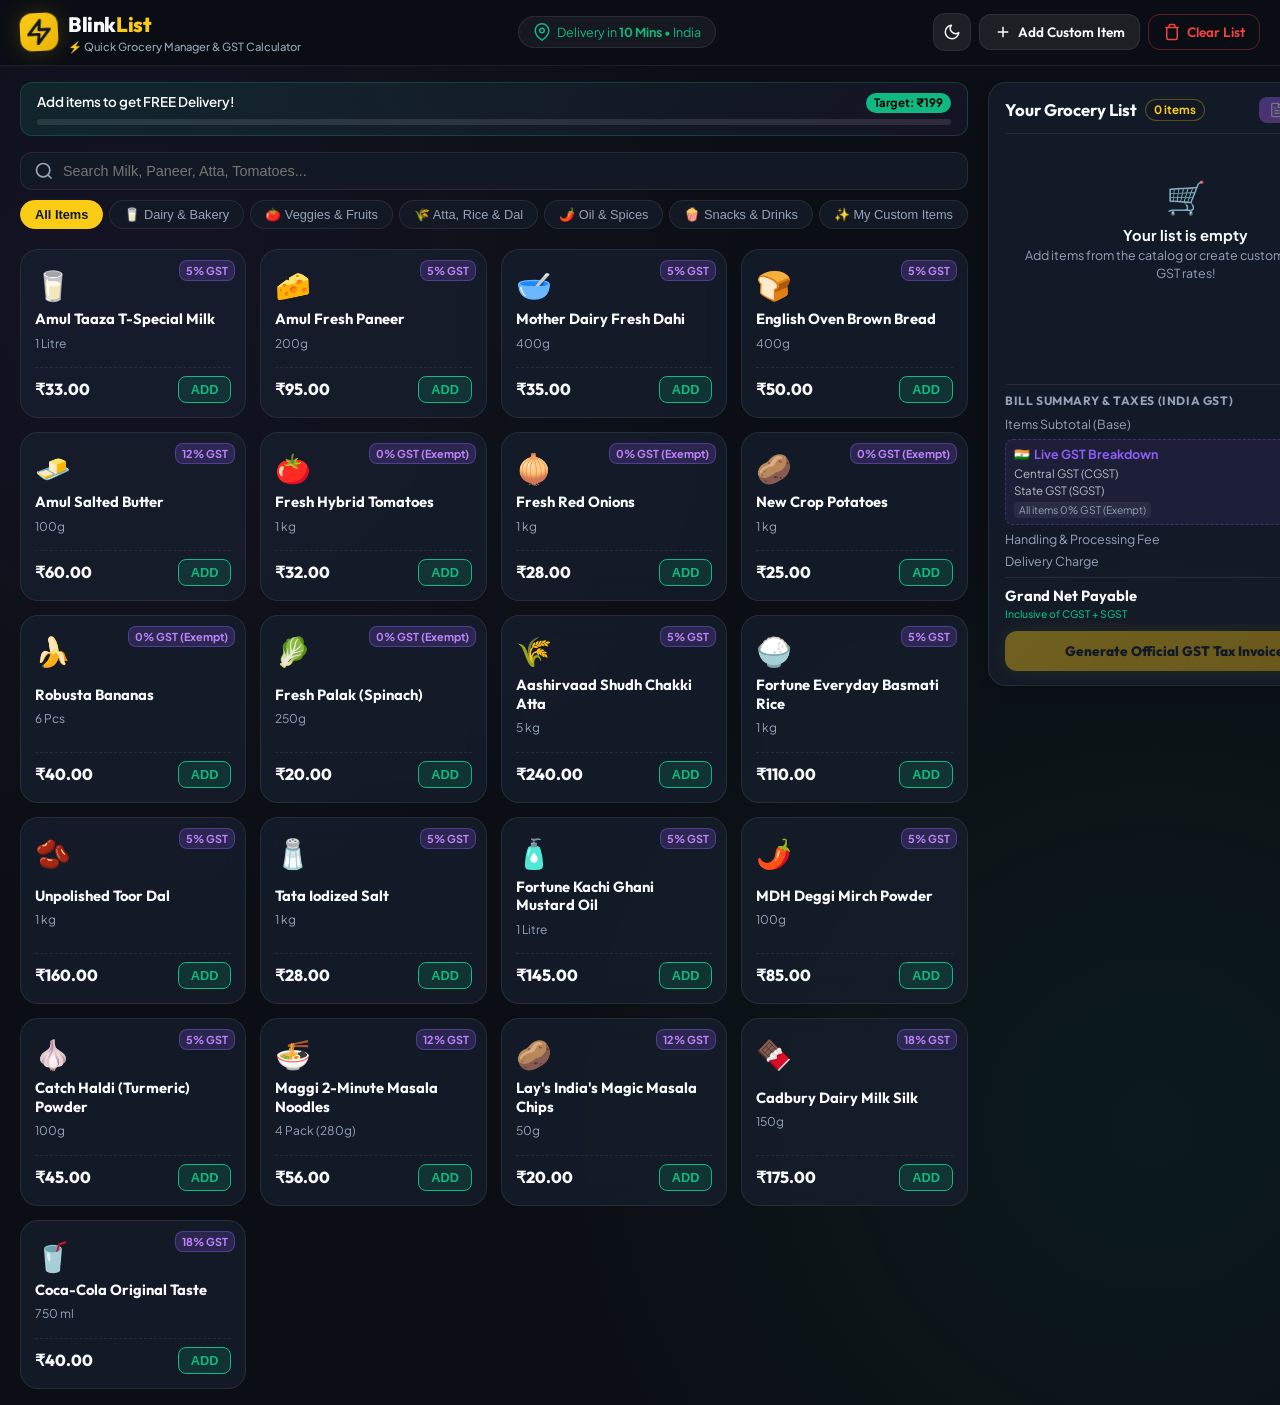
<file: index.html>
<!DOCTYPE html>
<html lang="en">
<head>
  <meta charset="UTF-8" />
  <meta name="viewport" content="width=device-width, initial-scale=1.0" />
  <title>BlinkList | 10-Min Grocery List & GST Calculator</title>
  <meta name="description" content="Quick grocery list manager with live Indian GST (CGST + SGST) tax calculator, item quantity adjustments, catalog search, and printable bill invoice." />
  
  <!-- Google Fonts -->
  <link rel="preconnect" href="https://fonts.googleapis.com">
  <link rel="preconnect" href="https://fonts.gstatic.com" crossorigin>
  <link href="https://fonts.googleapis.com/css2?family=Outfit:wght@400;500;600;700;800&family=Plus+Jakarta+Sans:wght@400;500;600;700&display=swap" rel="stylesheet">
  
  <!-- CSS -->
  <link rel="stylesheet" href="Style.css" />

  <!-- Apply saved theme before first paint to avoid a flash of the wrong theme -->
  <script>
    (function () {
      var savedTheme = localStorage.getItem('blinklist_theme');
      if (savedTheme === 'light') {
        document.documentElement.setAttribute('data-theme', 'light');
      }
    })();
  </script>
</head>
<body>

  <!-- Header Navigation -->
  <header class="app-header">
    <div class="header-container">
      <div class="brand-section">
        <div class="logo-icon">
          <svg width="28" height="28" viewBox="0 0 24 24" fill="none" stroke="currentColor" stroke-width="2.5" stroke-linecap="round" stroke-linejoin="round">
            <polygon points="13 2 3 14 12 14 11 22 21 10 12 10 13 2"></polygon>
          </svg>
        </div>
        <div>
          <h1 class="brand-title">Blink<span>List</span></h1>
          <p class="brand-tagline">⚡ Quick Grocery Manager & GST Calculator</p>
        </div>
      </div>

      <div class="location-badge">
        <svg width="18" height="18" viewBox="0 0 24 24" fill="none" stroke="currentColor" stroke-width="2">
          <path d="M21 10c0 7-9 13-9 13s-9-6-9-13a9 9 0 0 1 18 0z"></path>
          <circle cx="12" cy="10" r="3"></circle>
        </svg>
        <span>Delivery in <strong>10 Mins</strong> • India</span>
      </div>

      <div class="header-actions">
        <button id="themeToggleBtn" class="theme-toggle-btn" title="Switch theme" aria-label="Toggle light and dark theme">
          <svg class="icon-moon" width="18" height="18" viewBox="0 0 24 24" fill="none" stroke="currentColor" stroke-width="2" stroke-linecap="round" stroke-linejoin="round">
            <path d="M21 12.79A9 9 0 1 1 11.21 3 7 7 0 0 0 21 12.79z"></path>
          </svg>
          <svg class="icon-sun" width="18" height="18" viewBox="0 0 24 24" fill="none" stroke="currentColor" stroke-width="2" stroke-linecap="round" stroke-linejoin="round">
            <circle cx="12" cy="12" r="5"></circle>
            <line x1="12" y1="1" x2="12" y2="3"></line>
            <line x1="12" y1="21" x2="12" y2="23"></line>
            <line x1="4.22" y1="4.22" x2="5.64" y2="5.64"></line>
            <line x1="18.36" y1="18.36" x2="19.78" y2="19.78"></line>
            <line x1="1" y1="12" x2="3" y2="12"></line>
            <line x1="21" y1="12" x2="23" y2="12"></line>
            <line x1="4.22" y1="19.78" x2="5.64" y2="18.36"></line>
            <line x1="18.36" y1="5.64" x2="19.78" y2="4.22"></line>
          </svg>
        </button>
        <button id="openCustomModalBtn" class="btn btn-secondary">
          <svg width="18" height="18" viewBox="0 0 24 24" fill="none" stroke="currentColor" stroke-width="2">
            <line x1="12" y1="5" x2="12" y2="19"></line>
            <line x1="5" y1="12" x2="19" y2="12"></line>
          </svg>
          Add Custom Item
        </button>
        <button id="clearCartBtn" class="btn btn-danger-outline" title="Clear all items">
          <svg width="18" height="18" viewBox="0 0 24 24" fill="none" stroke="currentColor" stroke-width="2">
            <polyline points="3 6 5 6 21 6"></polyline>
            <path d="M19 6v14a2 2 0 0 1-2 2H7a2 2 0 0 1-2-2V6m3 0V4a2 2 0 0 1 2-2h4a2 2 0 0 1 2 2v2"></path>
          </svg>
          Clear List
        </button>
      </div>
    </div>
  </header>

  <!-- Main Content Layout -->
  <main class="main-container">
    
    <!-- Left Section: Catalog & Search -->
    <section class="catalog-section">
      
      <!-- Delivery Progress Banner -->
      <div class="delivery-progress-card" id="deliveryProgressCard">
        <div class="progress-info">
          <span class="progress-title" id="deliveryProgressText">Add items to get FREE Delivery!</span>
          <span class="progress-badge" id="deliveryBadge">Target: ₹199</span>
        </div>
        <div class="progress-bar-bg">
          <div class="progress-bar-fill" id="deliveryProgressBar" style="width: 0%;"></div>
        </div>
      </div>

      <!-- Search & Filters -->
      <div class="search-filter-bar">
        <div class="search-input-wrapper">
          <svg width="20" height="20" viewBox="0 0 24 24" fill="none" stroke="currentColor" stroke-width="2" class="search-icon">
            <circle cx="11" cy="11" r="8"></circle>
            <line x1="21" y1="21" x2="16.65" y2="16.65"></line>
          </svg>
          <input type="text" id="searchInput" placeholder="Search Milk, Paneer, Atta, Tomatoes..." autocomplete="off" />
        </div>
        
        <div class="category-pills" id="categoryPills">
          <button class="pill active" data-category="all">All Items</button>
          <button class="pill" data-category="Dairy & Bakery">🥛 Dairy & Bakery</button>
          <button class="pill" data-category="Vegetables & Fruits">🍅 Veggies & Fruits</button>
          <button class="pill" data-category="Atta, Rice & Dal">🌾 Atta, Rice & Dal</button>
          <button class="pill" data-category="Oil, Masala & Spices">🌶️ Oil & Spices</button>
          <button class="pill" data-category="Snacks & Drinks">🍿 Snacks & Drinks</button>
          <button class="pill" data-category="Custom">✨ My Custom Items</button>
        </div>
      </div>

      <!-- Items Grid -->
      <div class="items-grid" id="itemsGrid">
        <!-- Dynamic item cards render here -->
      </div>
    </section>

    <!-- Right Section: Active Grocery Cart & Tax Invoice -->
    <aside class="cart-section">
      <div class="cart-card">
        
        <div class="cart-header">
          <div class="cart-title-group">
            <h2>Your Grocery List</h2>
            <span class="cart-count-badge" id="cartCountBadge">0 items</span>
          </div>
          <button id="viewReceiptBtn" class="btn btn-sm btn-accent" disabled>
            <svg width="16" height="16" viewBox="0 0 24 24" fill="none" stroke="currentColor" stroke-width="2">
              <path d="M14 2H6a2 2 0 0 0-2 2v16a2 2 0 0 0 2 2h12a2 2 0 0 0 2-2V8z"></path>
              <polyline points="14 2 14 8 20 8"></polyline>
              <line x1="16" y1="13" x2="8" y2="13"></line>
              <line x1="16" y1="17" x2="8" y2="17"></line>
              <polyline points="10 9 9 9 8 9"></polyline>
            </svg>
            GST Receipt
          </button>
        </div>

        <!-- Active Items List -->
        <div class="cart-items-list" id="cartItemsList">
          <!-- Empty State -->
          <div class="empty-cart-state" id="emptyCartState">
            <div class="empty-icon">🛒</div>
            <h3>Your list is empty</h3>
            <p>Add items from the catalog or create custom items with GST rates!</p>
          </div>
        </div>

        <!-- Bill & GST Breakdown -->
        <div class="bill-details" id="billDetails">
          <h3 class="bill-title">Bill Summary & Taxes (India GST)</h3>
          
          <div class="bill-row">
            <span>Items Subtotal (Base)</span>
            <span class="price-val" id="subtotalVal">₹0.00</span>
          </div>

          <!-- GST Breakdown expandable -->
          <div class="gst-breakdown-box">
            <div class="gst-box-header">
              <span class="gst-label">
                <span class="flag-icon">🇮🇳</span> Live GST Breakdown
              </span>
              <span class="gst-total-val" id="totalGstVal">₹0.00</span>
            </div>
            
            <div class="gst-split-rows">
              <div class="bill-row sub-row">
                <span>Central GST (CGST)</span>
                <span id="cgstVal">₹0.00</span>
              </div>
              <div class="bill-row sub-row">
                <span>State GST (SGST)</span>
                <span id="sgstVal">₹0.00</span>
              </div>
            </div>

            <!-- Tax Rate Slabs Summary -->
            <div class="slab-chips-container" id="slabChipsContainer">
              <!-- Slabs summary chips inserted here -->
            </div>
          </div>

          <div class="bill-row">
            <span>Handling & Processing Fee</span>
            <span class="price-val" id="handlingFeeVal">₹5.00</span>
          </div>

          <div class="bill-row">
            <span>Delivery Charge</span>
            <span class="price-val" id="deliveryFeeVal">₹29.00</span>
          </div>

          <div class="bill-divider"></div>

          <div class="bill-row total-row">
            <div>
              <span class="total-label">Grand Net Payable</span>
              <span class="tax-note">Inclusive of CGST + SGST</span>
            </div>
            <span class="grand-total-val" id="grandTotalVal">₹0.00</span>
          </div>

          <button id="checkoutReceiptBtn" class="btn btn-checkout" disabled>
            <span>Generate Official GST Tax Invoice</span>
            <svg width="20" height="20" viewBox="0 0 24 24" fill="none" stroke="currentColor" stroke-width="2.5">
              <line x1="5" y1="12" x2="19" y2="12"></line>
              <polyline points="12 5 19 12 12 19"></polyline>
            </svg>
          </button>
        </div>

      </div>
    </aside>

  </main>

  <!-- Add Custom Item Modal Dialog -->
  <dialog id="customItemModal" class="custom-modal">
    <div class="modal-content">
      <div class="modal-header">
        <h3 class="modal-title">✨ Add Custom Grocery Item</h3>
        <button id="closeModalBtn" class="modal-close-btn">&times;</button>
      </div>
      
      <form id="customItemForm" class="custom-form">
        <div class="form-group">
          <label for="itemName">Item Name *</label>
          <input type="text" id="itemName" required placeholder="e.g. Organic Brown Eggs / Desi Ghee" />
        </div>

        <div class="form-row">
          <div class="form-group">
            <label for="itemPrice">Price (₹) *</label>
            <input type="number" id="itemPrice" required step="0.5" min="1" placeholder="e.g. 150" />
          </div>

          <div class="form-group">
            <label for="itemUnit">Unit / Weight *</label>
            <input type="text" id="itemUnit" required placeholder="e.g. 500g, 1L, 6 pcs" />
          </div>
        </div>

        <div class="form-row">
          <div class="form-group">
            <label for="itemCategory">Category</label>
            <select id="itemCategory">
              <option value="Dairy & Bakery">🥛 Dairy & Bakery</option>
              <option value="Vegetables & Fruits">🍅 Veggies & Fruits</option>
              <option value="Atta, Rice & Dal">🌾 Atta, Rice & Dal</option>
              <option value="Oil, Masala & Spices">🌶️ Oil & Spices</option>
              <option value="Snacks & Drinks">🍿 Snacks & Drinks</option>
              <option value="Custom" selected>✨ Custom Items</option>
            </select>
          </div>

          <div class="form-group">
            <label for="itemGst">Indian GST Rate Slab *</label>
            <select id="itemGst" required>
              <option value="0">0% GST (Fresh Staples: Veggies, Milk, Eggs)</option>
              <option value="5" selected>5% GST (Standard Staples: Paneer, Atta, Spices)</option>
              <option value="12">12% GST (Processed Foods: Cheese, Butter, Juices)</option>
              <option value="18">18% GST (Chocolates, Energy Drinks, Toiletries)</option>
            </select>
          </div>
        </div>

        <div class="form-actions">
          <button type="button" id="cancelModalBtn" class="btn btn-secondary">Cancel</button>
          <button type="submit" class="btn btn-primary">Add Item to List</button>
        </div>
      </form>
    </div>
  </dialog>

  <!-- Printable GST Receipt Invoice Modal -->
  <dialog id="receiptModal" class="receipt-modal">
    <div class="receipt-content">
      <div class="receipt-header-bar">
        <span>Tax Invoice Receipt (BlinkList)</span>
        <div class="receipt-actions">
          <button id="printReceiptBtn" class="btn btn-sm btn-primary">
            <svg width="16" height="16" viewBox="0 0 24 24" fill="none" stroke="currentColor" stroke-width="2">
              <polyline points="6 9 6 2 18 2 18 9"></polyline>
              <path d="M6 18H4a2 2 0 0 1-2-2v-5a2 2 0 0 1 2-2h16a2 2 0 0 1 2 2v5a2 2 0 0 1 2 2h-2"></path>
              <rect x="6" y="14" width="12" height="8"></rect>
            </svg>
            Print Invoice
          </button>
          <button id="closeReceiptBtn" class="modal-close-btn">&times;</button>
        </div>
      </div>

      <!-- Printable Invoice Area -->
      <div id="printableInvoice" class="printable-invoice">
        <div class="invoice-brand-header">
          <h2>⚡ BlinkList Quick Commerce Pvt Ltd</h2>
          <p>10-Minute Instant Grocery Retail Delivery</p>
          <p class="invoice-meta"><strong>GSTIN:</strong> 27AAACB1234C1ZV • <strong>FSSAI Lic:</strong> 10020022001199</p>
          <p class="invoice-meta"><strong>Invoice No:</strong> <span id="invNum">BL-2026-8941</span> • <strong>Date:</strong> <span id="invDate"></span></p>
        </div>

        <div class="invoice-divider"></div>

        <table class="invoice-table">
          <thead>
            <tr>
              <th>#</th>
              <th>Item Description</th>
              <th class="text-center">Qty</th>
              <th class="text-right">Price</th>
              <th class="text-center">GST Slab</th>
              <th class="text-right">CGST</th>
              <th class="text-right">SGST</th>
              <th class="text-right">Total (₹)</th>
            </tr>
          </thead>
          <tbody id="invoiceTableBody">
            <!-- Dynamic rows -->
          </tbody>
        </table>

        <div class="invoice-summary-box">
          <div class="invoice-summary-row">
            <span>Taxable Goods Subtotal:</span>
            <span id="invSubtotal">₹0.00</span>
          </div>
          <div class="invoice-summary-row">
            <span>Total CGST Amount:</span>
            <span id="invCgst">₹0.00</span>
          </div>
          <div class="invoice-summary-row">
            <span>Total SGST Amount:</span>
            <span id="invSgst">₹0.00</span>
          </div>
          <div class="invoice-summary-row">
            <span>Delivery & Small Cart Charges:</span>
            <span id="invCharges">₹0.00</span>
          </div>
          <div class="invoice-summary-row grand">
            <span>Net Amount Paid:</span>
            <span id="invGrandTotal">₹0.00</span>
          </div>
        </div>

        <div class="invoice-footer">
          <p>This is a computer-generated tax invoice issued in accordance with GST Rules, India.</p>
          <p>Thank you for shopping with BlinkList! 💚</p>
        </div>
      </div>
    </div>
  </dialog>

  <!-- JS -->
  <script src="app.js"></script>
</body>
</html>
</file>
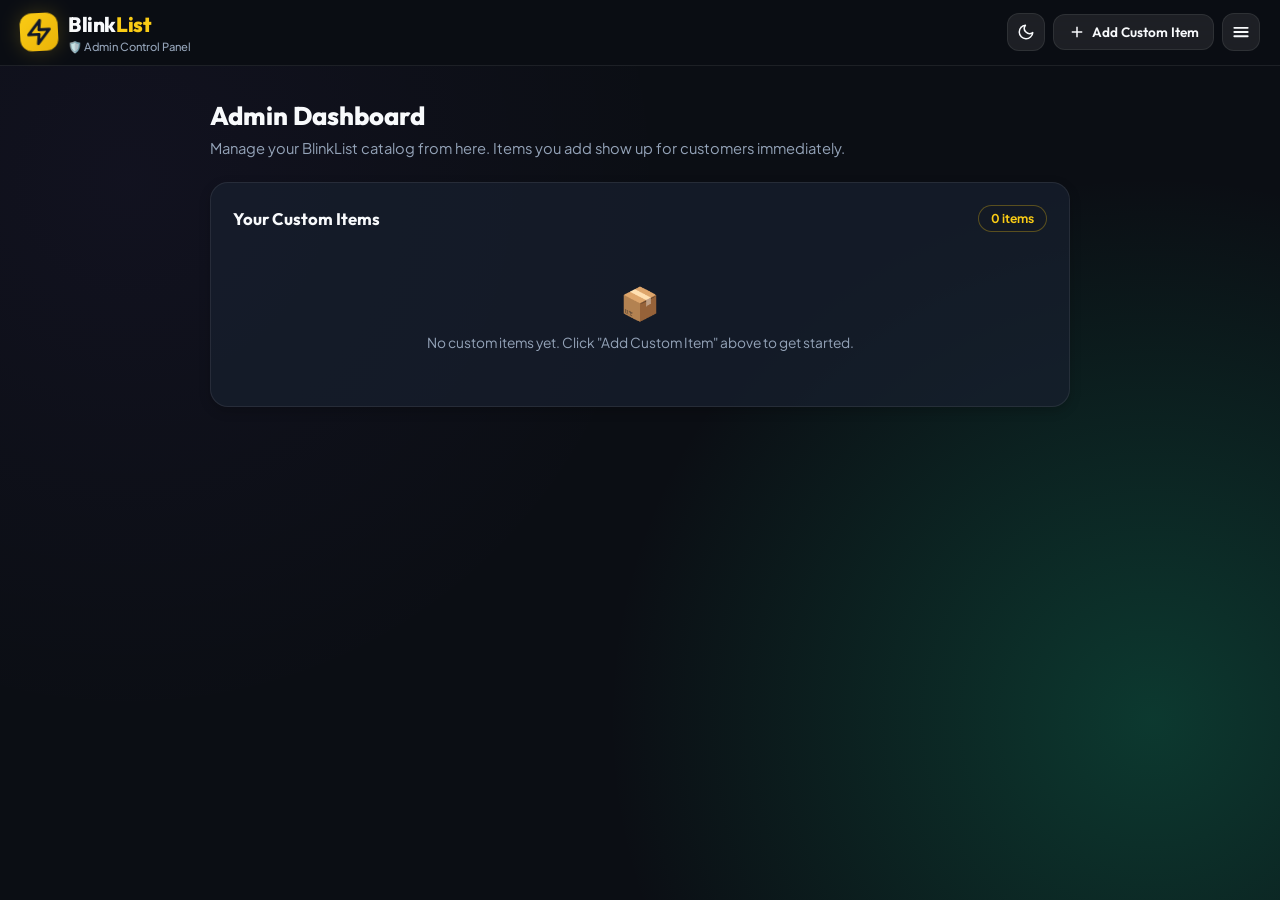
<file: admin-panel/admin-pannel.html>
<!DOCTYPE html>
<html lang="en">
<head>
  <meta charset="UTF-8" />
  <meta name="viewport" content="width=device-width, initial-scale=1.0" />
  <title>Admin Panel | BlinkList</title>
  <meta name="description" content="BlinkList admin panel — manage the catalog and store operations." />

  <!-- Google Fonts -->
  <link rel="preconnect" href="https://fonts.googleapis.com">
  <link rel="preconnect" href="https://fonts.gstatic.com" crossorigin>
  <link href="https://fonts.googleapis.com/css2?family=Outfit:wght@400;500;600;700;800&family=Plus+Jakarta+Sans:wght@400;500;600;700&display=swap" rel="stylesheet">

  <!-- CSS (Style.css holds shared variables/theme/buttons/logo/header/form-group; admin.css is this page's own styles) -->
  <link rel="stylesheet" href="Style.css" />
  <link rel="stylesheet" href="admin-pannel.css" />

  <!-- Apply saved theme before first paint to avoid a flash of the wrong theme -->
  <script>
    (function () {
      var savedTheme = localStorage.getItem('blinklist_theme');
      if (savedTheme === 'light') {
        document.documentElement.setAttribute('data-theme', 'light');
      }
    })();
  </script>
</head>
<body>

  <div id="adminScreen" class="admin-screen">

    <!-- Header (reuses the same classes as the customer app header for a matching look) -->
    <header class="app-header">
      <div class="header-container">
        <div class="brand-section">
          <div class="logo-icon">
            <svg width="28" height="28" viewBox="0 0 24 24" fill="none" stroke="currentColor" stroke-width="2.5" stroke-linecap="round" stroke-linejoin="round">
              <polygon points="13 2 3 14 12 14 11 22 21 10 12 10 13 2"></polygon>
            </svg>
          </div>
          <div>
            <h1 class="brand-title">Blink<span>List</span></h1>
            <p class="brand-tagline">🛡️ Admin Control Panel</p>
          </div>
        </div>

        <div class="header-actions admin-header-actions">
          <button id="adminThemeToggleBtn" class="theme-toggle-btn" title="Switch theme" aria-label="Toggle light and dark theme">
            <svg class="icon-moon" width="18" height="18" viewBox="0 0 24 24" fill="none" stroke="currentColor" stroke-width="2" stroke-linecap="round" stroke-linejoin="round">
              <path d="M21 12.79A9 9 0 1 1 11.21 3 7 7 0 0 0 21 12.79z"></path>
            </svg>
            <svg class="icon-sun" width="18" height="18" viewBox="0 0 24 24" fill="none" stroke="currentColor" stroke-width="2" stroke-linecap="round" stroke-linejoin="round">
              <circle cx="12" cy="12" r="5"></circle>
              <line x1="12" y1="1" x2="12" y2="3"></line>
              <line x1="12" y1="21" x2="12" y2="23"></line>
              <line x1="4.22" y1="4.22" x2="5.64" y2="5.64"></line>
              <line x1="18.36" y1="18.36" x2="19.78" y2="19.78"></line>
              <line x1="1" y1="12" x2="3" y2="12"></line>
              <line x1="21" y1="12" x2="23" y2="12"></line>
              <line x1="4.22" y1="19.78" x2="5.64" y2="18.36"></line>
              <line x1="18.36" y1="5.64" x2="19.78" y2="4.22"></line>
            </svg>
          </button>

          <button id="openCustomModalBtn" class="btn btn-secondary">
            <svg width="18" height="18" viewBox="0 0 24 24" fill="none" stroke="currentColor" stroke-width="2">
              <line x1="12" y1="5" x2="12" y2="19"></line>
              <line x1="5" y1="12" x2="19" y2="12"></line>
            </svg>
            Add Custom Item
          </button>

          <div class="admin-menu-wrapper">
            <button id="adminMenuBtn" class="admin-menu-btn" title="Menu" aria-label="Open admin menu" aria-expanded="false">
              <svg width="20" height="20" viewBox="0 0 24 24" fill="none" stroke="currentColor" stroke-width="2.3" stroke-linecap="round" stroke-linejoin="round">
                <line x1="4" y1="7" x2="20" y2="7"></line>
                <line x1="4" y1="12" x2="20" y2="12"></line>
                <line x1="4" y1="17" x2="20" y2="17"></line>
              </svg>
            </button>

            <div id="adminMenuDropdown" class="admin-menu-dropdown">
              <button class="admin-menu-item" type="button">
                <span class="admin-menu-icon">📊</span> Analytics
              </button>
              <button class="admin-menu-item" type="button">
                <span class="admin-menu-icon">📡</span> Status
              </button>
              <button class="admin-menu-item" type="button">
                <span class="admin-menu-icon">📦</span> Stock
              </button>
              <button class="admin-menu-item" type="button">
                <span class="admin-menu-icon">🔄</span> Update
              </button>
              <button class="admin-menu-item" type="button">
                <span class="admin-menu-icon">🤝</span> Partners
              </button>
            </div>
          </div>
        </div>
      </div>
    </header>

    <!-- Main Content -->
    <main class="admin-main">
      <div class="admin-welcome">
        <h2>Admin Dashboard</h2>
        <p>Manage your BlinkList catalog from here. Items you add show up for customers immediately.</p>
      </div>

      <section class="admin-custom-items-card">
        <div class="admin-section-header">
          <h3>Your Custom Items</h3>
          <span class="admin-item-count-badge" id="adminItemCountBadge">0 items</span>
        </div>

        <div id="adminCustomItemsList" class="admin-custom-items-list">
          <div class="admin-empty-state" id="adminEmptyState">
            <div class="admin-empty-icon">📦</div>
            <p>No custom items yet. Click "Add Custom Item" above to get started.</p>
          </div>
        </div>
      </section>
    </main>
  </div>

  <!-- Add Custom Item Modal Dialog (writes to the same storage the customer app reads) -->
  <dialog id="customItemModal" class="custom-modal">
    <div class="modal-content">
      <div class="modal-header">
        <h3 class="modal-title">✨ Add Custom Item</h3>
        <button id="closeModalBtn" class="modal-close-btn">&times;</button>
      </div>

      <form id="customItemForm" class="custom-form">
        <div class="form-group">
          <label for="itemName">Item Name *</label>
          <input type="text" id="itemName" required placeholder="e.g. Organic Brown Eggs / Desi Ghee" />
        </div>

        <div class="form-row">
          <div class="form-group">
            <label for="itemPrice">Price (₹) *</label>
            <input type="number" id="itemPrice" required step="0.5" min="1" placeholder="e.g. 150" />
          </div>

          <div class="form-group">
            <label for="itemUnit">Unit / Weight *</label>
            <input type="text" id="itemUnit" required placeholder="e.g. 500g, 1L, 6 pcs" />
          </div>
        </div>

        <div class="form-row">
          <div class="form-group">
            <label for="itemCategory">Category</label>
            <select id="itemCategory">
              <option value="Dairy & Bakery">🥛 Dairy & Bakery</option>
              <option value="Vegetables & Fruits">🍅 Veggies & Fruits</option>
              <option value="Atta, Rice & Dal">🌾 Atta, Rice & Dal</option>
              <option value="Oil, Masala & Spices">🌶️ Oil & Spices</option>
              <option value="Snacks & Drinks">🍿 Snacks & Drinks</option>
              <option value="Custom" selected>🍷 Alcohol</option>
            </select>
          </div>

          <div class="form-group">
            <label for="itemGst">Indian GST Rate Slab *</label>
            <select id="itemGst" required>
              <option value="0">0% GST (Fresh Staples: Veggies, Milk, Eggs)</option>
              <option value="5" selected>5% GST (Standard Staples: Paneer, Atta, Spices)</option>
              <option value="12">12% GST (Processed Foods: Cheese, Butter, Juices)</option>
              <option value="18">18% GST (Chocolates, Energy Drinks, Toiletries)</option>
            </select>
          </div>
        </div>

        <div class="form-actions">
          <button type="button" id="cancelModalBtn" class="btn btn-secondary">Cancel</button>
          <button type="submit" class="btn btn-primary">Add Item</button>
        </div>
      </form>
    </div>
  </dialog>

  <!-- JS (admin page only) -->
  <script src="admin-pannel.js"></script>
</body>
</html>
</file>
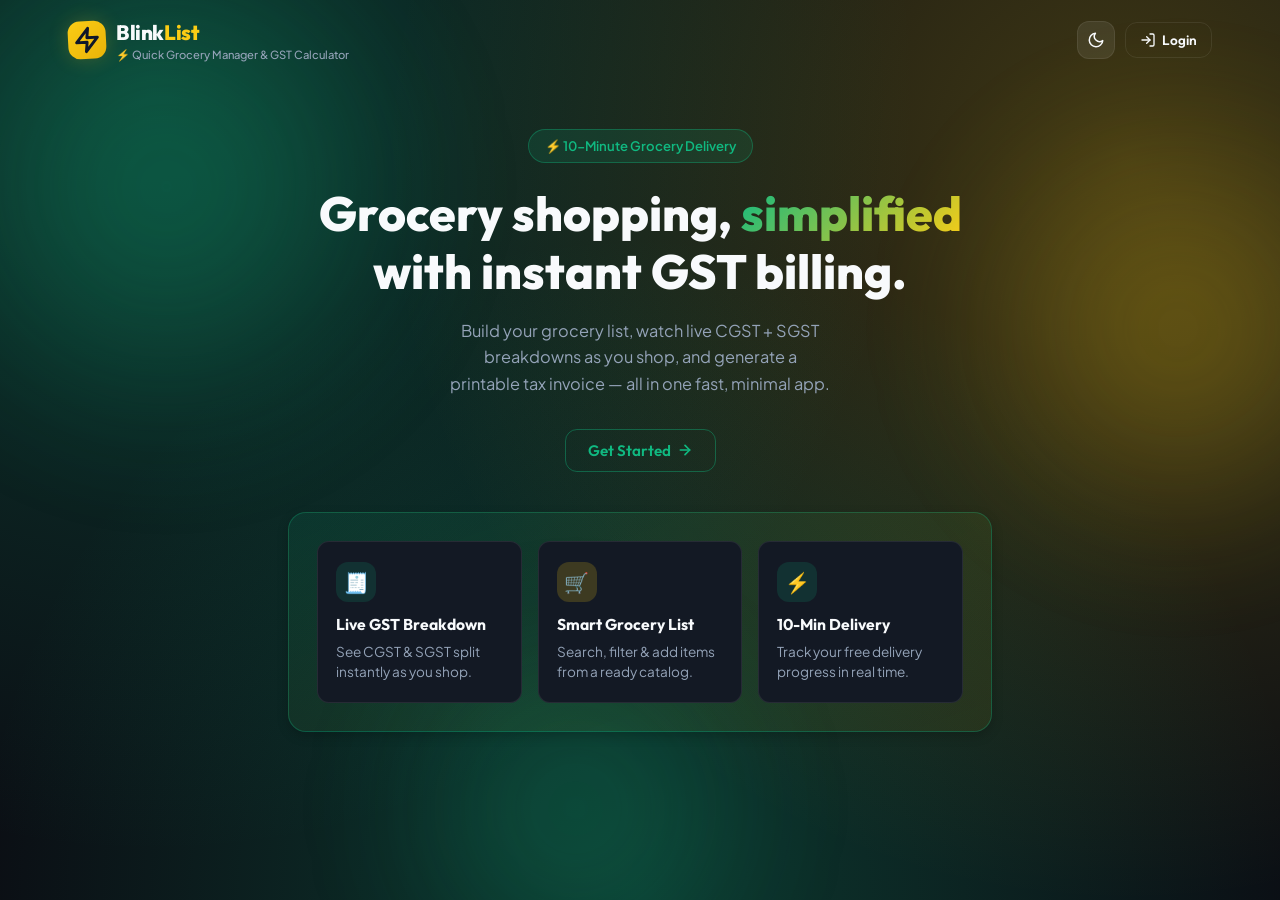
<file: intro/intro.html>
<!DOCTYPE html>
<html lang="en">
<head>
  <meta charset="UTF-8" />
  <meta name="viewport" content="width=device-width, initial-scale=1.0" />
  <title>BlinkList | 10-Min Grocery List & GST Calculator</title>
  <meta name="description" content="Quick grocery list manager with live Indian GST (CGST + SGST) tax calculator, item quantity adjustments, catalog search, and printable bill invoice." />

  <!-- Google Fonts -->
  <link rel="preconnect" href="https://fonts.googleapis.com">
  <link rel="preconnect" href="https://fonts.gstatic.com" crossorigin>
  <link href="https://fonts.googleapis.com/css2?family=Outfit:wght@400;500;600;700;800&family=Plus+Jakarta+Sans:wght@400;500;600;700&display=swap" rel="stylesheet">

  <!-- CSS (Style.css holds shared variables/theme/buttons; intro.css is this page's own styles) -->
   <link rel="stylesheet" href="Style.css" />
  <link rel="stylesheet" href="intro.css" />

  <!-- Apply saved theme before first paint to avoid a flash of the wrong theme -->
  <script>
    (function () {
      var savedTheme = localStorage.getItem('blinklist_theme');
      if (savedTheme === 'light') {
        document.documentElement.setAttribute('data-theme', 'light');
      }
    })();
  </script>
</head>
<body>

  <!-- Intro / Landing Panel -->
  <div id="introScreen" class="intro-screen">

    <!-- Animated decorative background blobs -->
    <div class="intro-bg-blobs" aria-hidden="true">
      <span class="blob blob-green"></span>
      <span class="blob blob-yellow"></span>
      <span class="blob blob-yellow-2"></span>
    </div>

    <div class="intro-topbar">
      <!-- Same brand markup/classes as the main app header, so the logo matches exactly -->
      <div class="brand-section">
        <div class="logo-icon">
          <svg width="28" height="28" viewBox="0 0 24 24" fill="none" stroke="currentColor" stroke-width="2.5" stroke-linecap="round" stroke-linejoin="round">
            <polygon points="13 2 3 14 12 14 11 22 21 10 12 10 13 2"></polygon>
          </svg>
        </div>
        <div>
          <h1 class="brand-title">Blink<span>List</span></h1>
          <p class="brand-tagline">⚡ Quick Grocery Manager & GST Calculator</p>
        </div>
      </div>

      <div class="intro-topbar-actions">
        <button id="introThemeToggleBtn" class="theme-toggle-btn" title="Switch theme" aria-label="Toggle light and dark theme">
          <svg class="icon-moon" width="18" height="18" viewBox="0 0 24 24" fill="none" stroke="currentColor" stroke-width="2" stroke-linecap="round" stroke-linejoin="round">
            <path d="M21 12.79A9 9 0 1 1 11.21 3 7 7 0 0 0 21 12.79z"></path>
          </svg>
          <svg class="icon-sun" width="18" height="18" viewBox="0 0 24 24" fill="none" stroke="currentColor" stroke-width="2" stroke-linecap="round" stroke-linejoin="round">
            <circle cx="12" cy="12" r="5"></circle>
            <line x1="12" y1="1" x2="12" y2="3"></line>
            <line x1="12" y1="21" x2="12" y2="23"></line>
            <line x1="4.22" y1="4.22" x2="5.64" y2="5.64"></line>
            <line x1="18.36" y1="18.36" x2="19.78" y2="19.78"></line>
            <line x1="1" y1="12" x2="3" y2="12"></line>
            <line x1="21" y1="12" x2="23" y2="12"></line>
            <line x1="4.22" y1="19.78" x2="5.64" y2="18.36"></line>
            <line x1="18.36" y1="5.64" x2="19.78" y2="4.22"></line>
          </svg>
        </button>
        <!-- Placeholder only — not wired to anything yet. A separate login page/panel is coming later. -->
        <button id="introLoginBtn" class="btn btn-outline-neutral" type="button">
          <svg width="16" height="16" viewBox="0 0 24 24" fill="none" stroke="currentColor" stroke-width="2" stroke-linecap="round" stroke-linejoin="round">
            <path d="M15 3h4a2 2 0 0 1 2 2v14a2 2 0 0 1-2 2h-4"></path>
            <polyline points="10 17 15 12 10 7"></polyline>
            <line x1="15" y1="12" x2="3" y2="12"></line>
          </svg>
           Login
        </button>
      </div>
    </div>

    <div class="intro-hero">
      <span class="intro-hero-badge">⚡ 10-Minute Grocery Delivery</span>
      <h2 class="intro-hero-title">Grocery shopping, <span>simplified</span> with instant GST billing.</h2>
      <p class="intro-hero-subtitle">
        Build your grocery list, watch live CGST + SGST breakdowns as you shop, and generate a printable
        tax invoice — all in one fast, minimal app.
      </p>

      <!-- Placeholder only — not wired to anything yet. The destination page is coming later. -->
      <button id="introGetStartedBtn" class="btn btn-outline-accent" type="button">
        Get Started
        <svg width="16" height="16" viewBox="0 0 24 24" fill="none" stroke="currentColor" stroke-width="2.5" stroke-linecap="round" stroke-linejoin="round">
          <line x1="5" y1="12" x2="19" y2="12"></line>
          <polyline points="12 5 19 12 12 19"></polyline>
        </svg>
      </button>

      <div class="intro-perks-card">
        <div class="intro-feature-grid">
          <div class="intro-feature-card">
            <div class="intro-feature-icon icon-green">🧾</div>
            <h3>Live GST Breakdown</h3>
            <p>See CGST &amp; SGST split instantly as you shop.</p>
          </div>
          <div class="intro-feature-card">
            <div class="intro-feature-icon icon-yellow">🛒</div>
            <h3>Smart Grocery List</h3>
            <p>Search, filter &amp; add items from a ready catalog.</p>
          </div>
          <div class="intro-feature-card">
            <div class="intro-feature-icon icon-green">⚡</div>
            <h3>10-Min Delivery</h3>
            <p>Track your free delivery progress in real time.</p>
          </div>
        </div>
      </div>
    </div>
  </div>

  <!-- JS (intro page only) -->
  <script src="intro.js"></script>
</body>
</html>
</file>
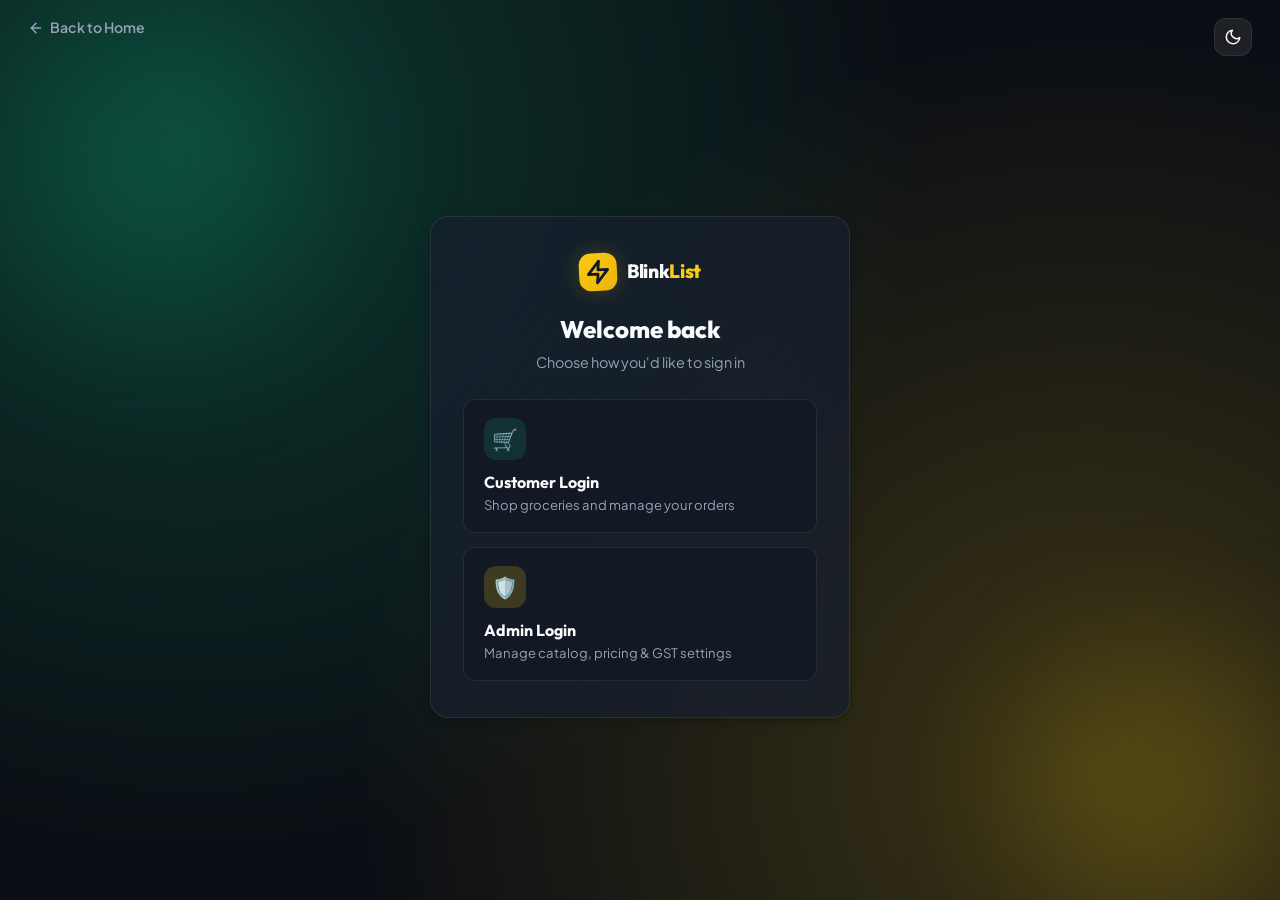
<file: login/login.html>
<!DOCTYPE html>
<html lang="en">
<head>
  <meta charset="UTF-8" />
  <meta name="viewport" content="width=device-width, initial-scale=1.0" />
  <title>Login | BlinkList</title>
  <meta name="description" content="Login to BlinkList as a customer or admin." />

  <!-- Google Fonts -->
  <link rel="preconnect" href="https://fonts.googleapis.com">
  <link rel="preconnect" href="https://fonts.gstatic.com" crossorigin>
  <link href="https://fonts.googleapis.com/css2?family=Outfit:wght@400;500;600;700;800&family=Plus+Jakarta+Sans:wght@400;500;600;700&display=swap" rel="stylesheet">

  <!-- CSS (Style.css holds shared variables/theme/buttons/logo; login.css is this page's own styles) -->
  <link rel="stylesheet" href="Style.css" />
  <link rel="stylesheet" href="login.css" />

  <!-- Apply saved theme before first paint to avoid a flash of the wrong theme -->
  <script>
    (function () {
      var savedTheme = localStorage.getItem('blinklist_theme');
      if (savedTheme === 'light') {
        document.documentElement.setAttribute('data-theme', 'light');
      }
    })();
  </script>
</head>
<body>

  <div id="loginScreen" class="login-screen">

    <!-- Decorative animated background, consistent with the intro page -->
    <div class="login-bg-blobs" aria-hidden="true">
      <span class="blob blob-green"></span>
      <span class="blob blob-yellow"></span>
    </div>

    <div class="login-topbar">
      <a href="intro.html" class="login-back-link">
        <svg width="16" height="16" viewBox="0 0 24 24" fill="none" stroke="currentColor" stroke-width="2.2" stroke-linecap="round" stroke-linejoin="round">
          <line x1="19" y1="12" x2="5" y2="12"></line>
          <polyline points="12 19 5 12 12 5"></polyline>
        </svg>
        Back to Home
      </a>

      <button id="loginThemeToggleBtn" class="theme-toggle-btn" title="Switch theme" aria-label="Toggle light and dark theme">
        <svg class="icon-moon" width="18" height="18" viewBox="0 0 24 24" fill="none" stroke="currentColor" stroke-width="2" stroke-linecap="round" stroke-linejoin="round">
          <path d="M21 12.79A9 9 0 1 1 11.21 3 7 7 0 0 0 21 12.79z"></path>
        </svg>
        <svg class="icon-sun" width="18" height="18" viewBox="0 0 24 24" fill="none" stroke="currentColor" stroke-width="2" stroke-linecap="round" stroke-linejoin="round">
          <circle cx="12" cy="12" r="5"></circle>
          <line x1="12" y1="1" x2="12" y2="3"></line>
          <line x1="12" y1="21" x2="12" y2="23"></line>
          <line x1="4.22" y1="4.22" x2="5.64" y2="5.64"></line>
          <line x1="18.36" y1="18.36" x2="19.78" y2="19.78"></line>
          <line x1="1" y1="12" x2="3" y2="12"></line>
          <line x1="21" y1="12" x2="23" y2="12"></line>
          <line x1="4.22" y1="19.78" x2="5.64" y2="18.36"></line>
          <line x1="18.36" y1="5.64" x2="19.78" y2="4.22"></line>
        </svg>
      </button>
    </div>

    <div class="login-card-wrapper">

      <!-- Step 1: Choose Admin or Customer -->
      <section id="roleSelectStep" class="login-step is-active">
        <div class="login-brand">
          <div class="logo-icon">
            <svg width="26" height="26" viewBox="0 0 24 24" fill="none" stroke="currentColor" stroke-width="2.5" stroke-linecap="round" stroke-linejoin="round">
              <polygon points="13 2 3 14 12 14 11 22 21 10 12 10 13 2"></polygon>
            </svg>
          </div>
          <h1 class="brand-title">Blink<span>List</span></h1>
        </div>

        <h2 class="login-step-title">Welcome back</h2>
        <p class="login-step-subtitle">Choose how you'd like to sign in</p>

        <div class="role-options">
          <button id="chooseCustomerBtn" class="role-card" type="button" data-target="customerFormStep">
            <div class="role-icon role-icon-green">🛒</div>
            <h3>Customer Login</h3>
            <p>Shop groceries and manage your orders</p>
          </button>

          <button id="chooseAdminBtn" class="role-card" type="button" data-target="adminFormStep">
            <div class="role-icon role-icon-yellow">🛡️</div>
            <h3>Admin Login</h3>
            <p>Manage catalog, pricing &amp; GST settings</p>
          </button>
        </div>
      </section>

      <!-- Step 2: Customer email/password + social login -->
      <section id="customerFormStep" class="login-step">
        <button class="login-step-back" type="button" data-target="roleSelectStep">
          <svg width="16" height="16" viewBox="0 0 24 24" fill="none" stroke="currentColor" stroke-width="2.2" stroke-linecap="round" stroke-linejoin="round">
            <line x1="19" y1="12" x2="5" y2="12"></line>
            <polyline points="12 19 5 12 12 5"></polyline>
          </svg>
          Back
        </button>

        <div class="login-role-badge role-badge-green">
          <span>🛒</span> Customer Access
        </div>
        <h2 class="login-step-title">Customer Login</h2>
        <p class="login-step-subtitle">Enter your details to continue</p>

        <!-- UI only — not wired to a backend yet -->
        <form id="customerLoginForm" class="login-form">
          <div class="form-group">
            <label for="customerEmail">Email</label>
            <input type="email" id="customerEmail" required placeholder="you@example.com" autocomplete="email" />
          </div>
          <div class="form-group">
            <label for="customerPassword">Password</label>
            <input type="password" id="customerPassword" required placeholder="••••••••" autocomplete="current-password" />
          </div>
          <button type="submit" class="btn btn-primary login-submit-btn">Login as Customer</button>
        </form>

        <div class="login-divider"><span>or continue with</span></div>

        <div class="social-login-row">
          <button class="social-btn" type="button" title="Continue with Google">
            <svg width="18" height="18" viewBox="0 0 18 18">
              <path fill="#4285F4" d="M17.64 9.2c0-.637-.057-1.251-.164-1.84H9v3.481h4.844a4.14 4.14 0 0 1-1.796 2.716v2.259h2.908c1.702-1.567 2.684-3.874 2.684-6.615z"/>
              <path fill="#34A853" d="M9 18c2.43 0 4.467-.806 5.956-2.184l-2.908-2.259c-.806.54-1.837.86-3.048.86-2.344 0-4.328-1.584-5.036-3.711H.957v2.332A8.997 8.997 0 0 0 9 18z"/>
              <path fill="#FBBC05" d="M3.964 10.706A5.41 5.41 0 0 1 3.682 9c0-.593.102-1.17.282-1.706V4.962H.957A8.996 8.996 0 0 0 0 9c0 1.452.348 2.827.957 4.038l3.007-2.332z"/>
              <path fill="#EA4335" d="M9 3.58c1.321 0 2.508.454 3.44 1.345l2.582-2.58C13.463.891 11.426 0 9 0A8.997 8.997 0 0 0 .957 4.962L3.964 7.294C4.672 5.167 6.656 3.58 9 3.58z"/>
            </svg>
            Google
          </button>
          <button class="social-btn" type="button" title="Continue with Microsoft">
            <svg width="18" height="18" viewBox="0 0 24 24">
              <rect x="2" y="2" width="9" height="9" fill="#F25022"/>
              <rect x="13" y="2" width="9" height="9" fill="#7FBA00"/>
              <rect x="2" y="13" width="9" height="9" fill="#00A4EF"/>
              <rect x="13" y="13" width="9" height="9" fill="#FFB900"/>
            </svg>
            Microsoft
          </button>
          <button class="social-btn" type="button" title="Continue with Apple">
            <svg width="18" height="18" viewBox="0 0 24 24" fill="currentColor">
              <path d="M16.365 1.43c0 1.14-.462 2.24-1.19 3.04-.79.87-2.08 1.55-3.15 1.46-.13-1.09.44-2.25 1.16-3.02.8-.86 2.19-1.5 3.18-1.48zM20.5 17.36c-.55 1.27-.82 1.84-1.53 2.96-.99 1.56-2.39 3.5-4.12 3.51-1.54.02-1.93-.99-4.02-.98-2.09.01-2.52 1-4.06.98-1.73-.02-3.06-1.77-4.05-3.33C.34 17.02-.5 12.32 1.6 9.14c1.09-1.66 2.86-2.68 4.51-2.68 1.7 0 2.76 1 4.17 1 1.37 0 2.19-1 4.17-1 1.53 0 3.14.83 4.29 2.27-3.78 2.07-3.17 7.43 1.76 8.63z"/>
            </svg>
            Apple
          </button>
        </div>
      </section>

      <!-- Step 3: Admin email/password + social login -->
      <section id="adminFormStep" class="login-step">
        <button class="login-step-back" type="button" data-target="roleSelectStep">
          <svg width="16" height="16" viewBox="0 0 24 24" fill="none" stroke="currentColor" stroke-width="2.2" stroke-linecap="round" stroke-linejoin="round">
            <line x1="19" y1="12" x2="5" y2="12"></line>
            <polyline points="12 19 5 12 12 5"></polyline>
          </svg>
          Back
        </button>

        <div class="login-role-badge role-badge-yellow">
          <span>🛡️</span> Admin Access
        </div>
        <h2 class="login-step-title">Admin Login</h2>
        <p class="login-step-subtitle">Enter your admin credentials to continue</p>

        <!-- UI only — not wired to a backend yet -->
        <form id="adminLoginForm" class="login-form">
          <div class="form-group">
            <label for="adminEmail">Email</label>
            <input type="email" id="adminEmail" required placeholder="admin@blinklist.com" autocomplete="email" />
          </div>
          <div class="form-group">
            <label for="adminPassword">Password</label>
            <input type="password" id="adminPassword" required placeholder="••••••••" autocomplete="current-password" />
          </div>
          <button type="submit" class="btn btn-primary login-submit-btn">Login as Admin</button>
        </form>

        <div class="login-divider"><span>or continue with</span></div>

        <div class="social-login-row">
          <button class="social-btn" type="button" title="Continue with Google">
            <svg width="18" height="18" viewBox="0 0 18 18">
              <path fill="#4285F4" d="M17.64 9.2c0-.637-.057-1.251-.164-1.84H9v3.481h4.844a4.14 4.14 0 0 1-1.796 2.716v2.259h2.908c1.702-1.567 2.684-3.874 2.684-6.615z"/>
              <path fill="#34A853" d="M9 18c2.43 0 4.467-.806 5.956-2.184l-2.908-2.259c-.806.54-1.837.86-3.048.86-2.344 0-4.328-1.584-5.036-3.711H.957v2.332A8.997 8.997 0 0 0 9 18z"/>
              <path fill="#FBBC05" d="M3.964 10.706A5.41 5.41 0 0 1 3.682 9c0-.593.102-1.17.282-1.706V4.962H.957A8.996 8.996 0 0 0 0 9c0 1.452.348 2.827.957 4.038l3.007-2.332z"/>
              <path fill="#EA4335" d="M9 3.58c1.321 0 2.508.454 3.44 1.345l2.582-2.58C13.463.891 11.426 0 9 0A8.997 8.997 0 0 0 .957 4.962L3.964 7.294C4.672 5.167 6.656 3.58 9 3.58z"/>
            </svg>
            Google
          </button>
          <button class="social-btn" type="button" title="Continue with Microsoft">
            <svg width="18" height="18" viewBox="0 0 24 24">
              <rect x="2" y="2" width="9" height="9" fill="#F25022"/>
              <rect x="13" y="2" width="9" height="9" fill="#7FBA00"/>
              <rect x="2" y="13" width="9" height="9" fill="#00A4EF"/>
              <rect x="13" y="13" width="9" height="9" fill="#FFB900"/>
            </svg>
            Microsoft
          </button>
          <button class="social-btn" type="button" title="Continue with Apple">
            <svg width="18" height="18" viewBox="0 0 24 24" fill="currentColor">
              <path d="M16.365 1.43c0 1.14-.462 2.24-1.19 3.04-.79.87-2.08 1.55-3.15 1.46-.13-1.09.44-2.25 1.16-3.02.8-.86 2.19-1.5 3.18-1.48zM20.5 17.36c-.55 1.27-.82 1.84-1.53 2.96-.99 1.56-2.39 3.5-4.12 3.51-1.54.02-1.93-.99-4.02-.98-2.09.01-2.52 1-4.06.98-1.73-.02-3.06-1.77-4.05-3.33C.34 17.02-.5 12.32 1.6 9.14c1.09-1.66 2.86-2.68 4.51-2.68 1.7 0 2.76 1 4.17 1 1.37 0 2.19-1 4.17-1 1.53 0 3.14.83 4.29 2.27-3.78 2.07-3.17 7.43 1.76 8.63z"/>
            </svg>
            Apple
          </button>
        </div>
      </section>

    </div>
  </div>

  <!-- JS (login page only) -->
  <script src="login.js"></script>
</body>
</html>
</file>
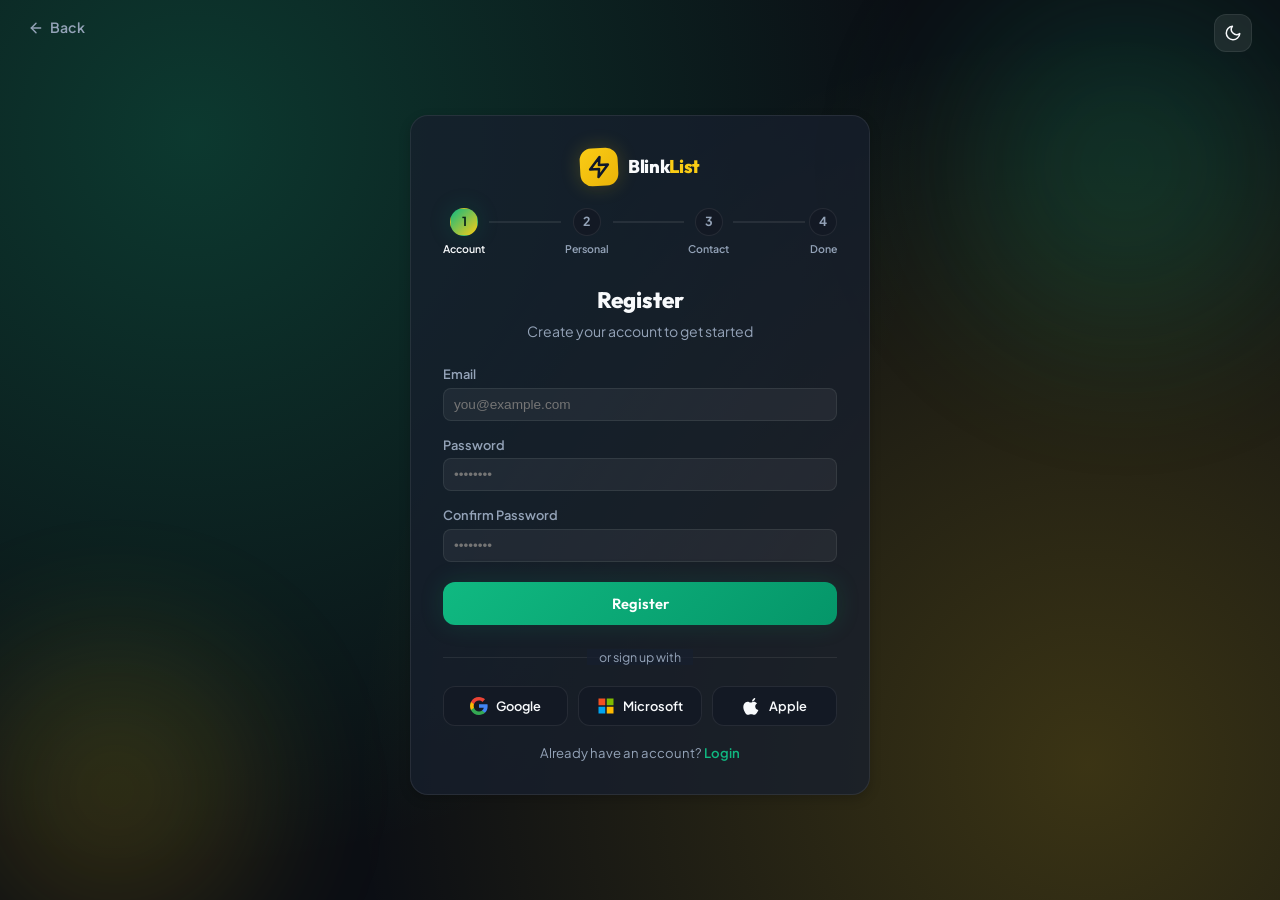
<file: register/register.html>
<!DOCTYPE html>
<html lang="en">
<head>
  <meta charset="UTF-8" />
  <meta name="viewport" content="width=device-width, initial-scale=1.0" />
  <title>Register | BlinkList</title>
  <meta name="description" content="Create a BlinkList account." />

  <!-- Google Fonts -->
  <link rel="preconnect" href="https://fonts.googleapis.com">
  <link rel="preconnect" href="https://fonts.gstatic.com" crossorigin>
  <link href="https://fonts.googleapis.com/css2?family=Outfit:wght@400;500;600;700;800&family=Plus+Jakarta+Sans:wght@400;500;600;700&display=swap" rel="stylesheet">

  <!-- CSS (Style.css holds shared variables/theme/buttons/logo/form-group; register.css is this page's own styles) -->
  <link rel="stylesheet" href="Style.css" />
  <link rel="stylesheet" href="register.css" />

  <!-- Apply saved theme before first paint to avoid a flash of the wrong theme -->
  <script>
    (function () {
      var savedTheme = localStorage.getItem('blinklist_theme');
      if (savedTheme === 'light') {
        document.documentElement.setAttribute('data-theme', 'light');
      }
    })();
  </script>
</head>
<body>

  <div id="registerScreen" class="register-screen">

    <!-- Decorative animated background -->
    <div class="register-bg-blobs" aria-hidden="true">
      <span class="blob blob-green"></span>
      <span class="blob blob-yellow"></span>
    </div>

    <a href="login.html" class="register-back-link">
      <svg width="16" height="16" viewBox="0 0 24 24" fill="none" stroke="currentColor" stroke-width="2.2" stroke-linecap="round" stroke-linejoin="round">
        <line x1="19" y1="12" x2="5" y2="12"></line>
        <polyline points="12 19 5 12 12 5"></polyline>
      </svg>
      Back
    </a>

    <button id="registerThemeToggleBtn" class="theme-toggle-btn register-theme-toggle" title="Switch theme" aria-label="Toggle light and dark theme">
      <svg class="icon-moon" width="18" height="18" viewBox="0 0 24 24" fill="none" stroke="currentColor" stroke-width="2" stroke-linecap="round" stroke-linejoin="round">
        <path d="M21 12.79A9 9 0 1 1 11.21 3 7 7 0 0 0 21 12.79z"></path>
      </svg>
      <svg class="icon-sun" width="18" height="18" viewBox="0 0 24 24" fill="none" stroke="currentColor" stroke-width="2" stroke-linecap="round" stroke-linejoin="round">
        <circle cx="12" cy="12" r="5"></circle>
        <line x1="12" y1="1" x2="12" y2="3"></line>
        <line x1="12" y1="21" x2="12" y2="23"></line>
        <line x1="4.22" y1="4.22" x2="5.64" y2="5.64"></line>
        <line x1="18.36" y1="18.36" x2="19.78" y2="19.78"></line>
        <line x1="1" y1="12" x2="3" y2="12"></line>
        <line x1="21" y1="12" x2="23" y2="12"></line>
        <line x1="4.22" y1="19.78" x2="5.64" y2="18.36"></line>
        <line x1="18.36" y1="5.64" x2="19.78" y2="4.22"></line>
      </svg>
    </button>

    <div class="register-card-wrapper">
      <div class="register-card">

        <div class="register-brand">
          <div class="logo-icon">
            <svg width="24" height="24" viewBox="0 0 24 24" fill="none" stroke="currentColor" stroke-width="2.5" stroke-linecap="round" stroke-linejoin="round">
              <polygon points="13 2 3 14 12 14 11 22 21 10 12 10 13 2"></polygon>
            </svg>
          </div>
          <h1 class="brand-title">Blink<span>List</span></h1>
        </div>

        <!-- Progress indicator -->
        <div class="register-progress" id="registerProgress">
          <div class="progress-step is-active" data-step="1">
            <span class="progress-dot">1</span>
            <span class="progress-label">Account</span>
          </div>
          <span class="progress-line"></span>
          <div class="progress-step" data-step="2">
            <span class="progress-dot">2</span>
            <span class="progress-label">Personal</span>
          </div>
          <span class="progress-line"></span>
          <div class="progress-step" data-step="3">
            <span class="progress-dot">3</span>
            <span class="progress-label">Contact</span>
          </div>
          <span class="progress-line"></span>
          <div class="progress-step" data-step="4">
            <span class="progress-dot">4</span>
            <span class="progress-label">Done</span>
          </div>
        </div>

        <!-- Step 1: Create Account (email + password) -->
        <section id="accountStep" class="register-step is-active">
          <h2 class="register-step-title">Register</h2>
          <p class="register-step-subtitle">Create your account to get started</p>

          <!-- UI only — not wired to a backend yet -->
          <form id="accountForm" class="register-form">
            <div class="form-group">
              <label for="regEmail">Email</label>
              <input type="email" id="regEmail" required placeholder="you@example.com" autocomplete="email" />
            </div>
            <div class="form-group">
              <label for="regPassword">Password</label>
              <input type="password" id="regPassword" required placeholder="••••••••" autocomplete="new-password" minlength="6" />
            </div>
            <div class="form-group">
              <label for="regConfirmPassword">Confirm Password</label>
              <input type="password" id="regConfirmPassword" required placeholder="••••••••" autocomplete="new-password" minlength="6" />
            </div>
            <button type="submit" class="btn btn-primary register-submit-btn">Register</button>
          </form>

          <div class="register-divider"><span>or sign up with</span></div>

          <div class="social-login-row">
            <button class="social-btn" type="button" title="Sign up with Google">
              <svg width="18" height="18" viewBox="0 0 18 18">
                <path fill="#4285F4" d="M17.64 9.2c0-.637-.057-1.251-.164-1.84H9v3.481h4.844a4.14 4.14 0 0 1-1.796 2.716v2.259h2.908c1.702-1.567 2.684-3.874 2.684-6.615z"/>
                <path fill="#34A853" d="M9 18c2.43 0 4.467-.806 5.956-2.184l-2.908-2.259c-.806.54-1.837.86-3.048.86-2.344 0-4.328-1.584-5.036-3.711H.957v2.332A8.997 8.997 0 0 0 9 18z"/>
                <path fill="#FBBC05" d="M3.964 10.706A5.41 5.41 0 0 1 3.682 9c0-.593.102-1.17.282-1.706V4.962H.957A8.996 8.996 0 0 0 0 9c0 1.452.348 2.827.957 4.038l3.007-2.332z"/>
                <path fill="#EA4335" d="M9 3.58c1.321 0 2.508.454 3.44 1.345l2.582-2.58C13.463.891 11.426 0 9 0A8.997 8.997 0 0 0 .957 4.962L3.964 7.294C4.672 5.167 6.656 3.58 9 3.58z"/>
              </svg>
              Google
            </button>
            <button class="social-btn" type="button" title="Sign up with Microsoft">
              <svg width="18" height="18" viewBox="0 0 24 24">
                <rect x="2" y="2" width="9" height="9" fill="#F25022"/>
                <rect x="13" y="2" width="9" height="9" fill="#7FBA00"/>
                <rect x="2" y="13" width="9" height="9" fill="#00A4EF"/>
                <rect x="13" y="13" width="9" height="9" fill="#FFB900"/>
              </svg>
              Microsoft
            </button>
            <button class="social-btn" type="button" title="Sign up with Apple">
              <svg width="18" height="18" viewBox="0 0 24 24" fill="currentColor">
                <path d="M16.365 1.43c0 1.14-.462 2.24-1.19 3.04-.79.87-2.08 1.55-3.15 1.46-.13-1.09.44-2.25 1.16-3.02.8-.86 2.19-1.5 3.18-1.48zM20.5 17.36c-.55 1.27-.82 1.84-1.53 2.96-.99 1.56-2.39 3.5-4.12 3.51-1.54.02-1.93-.99-4.02-.98-2.09.01-2.52 1-4.06.98-1.73-.02-3.06-1.77-4.05-3.33C.34 17.02-.5 12.32 1.6 9.14c1.09-1.66 2.86-2.68 4.51-2.68 1.7 0 2.76 1 4.17 1 1.37 0 2.19-1 4.17-1 1.53 0 3.14.83 4.29 2.27-3.78 2.07-3.17 7.43 1.76 8.63z"/>
              </svg>
              Apple
            </button>
          </div>

          <p class="register-alt-link">Already have an account? <a href="login.html">Login</a></p>
        </section>

        <!-- Step 2: Personal Details -->
        <section id="personalInfoStep" class="register-step">
          <h2 class="register-step-title">Personal Details</h2>
          <p class="register-step-subtitle">Tell us a bit about yourself</p>

          <form id="personalInfoForm" class="register-form">
            <div class="form-group">
              <label for="regFullName">Full Name</label>
              <input type="text" id="regFullName" required placeholder="e.g. Aditi Sharma" autocomplete="name" />
            </div>
            <div class="form-group">
              <label for="regAge">Age</label>
              <input type="number" id="regAge" required placeholder="e.g. 28" min="13" max="120" />
            </div>
            <div class="register-form-actions">
              <button type="button" class="btn btn-outline-neutral register-back-step-btn" data-target="accountStep">Back</button>
              <button type="submit" class="btn btn-primary register-submit-btn">Continue</button>
            </div>
          </form>
        </section>

        <!-- Step 3: Contact Details -->
        <section id="contactInfoStep" class="register-step">
          <h2 class="register-step-title">Contact Details</h2>
          <p class="register-step-subtitle">So we know where to deliver</p>

          <form id="contactInfoForm" class="register-form">
            <div class="form-group">
              <label for="regPhone">Phone Number</label>
              <input type="tel" id="regPhone" required placeholder="e.g. 98765 43210" autocomplete="tel" />
            </div>
            <div class="form-group">
              <label for="regAddress">Address</label>
              <textarea id="regAddress" required placeholder="House / Flat No., Street, Locality, City, Pincode" rows="3"></textarea>
            </div>
            <div class="register-form-actions">
              <button type="button" class="btn btn-outline-neutral register-back-step-btn" data-target="personalInfoStep">Back</button>
              <button type="submit" class="btn btn-primary register-submit-btn">Create Account</button>
            </div>
          </form>
        </section>

        <!-- Step 4: Done -->
        <section id="doneStep" class="register-step">
          <div class="register-done-icon">✅</div>
          <h2 class="register-step-title">You're all set!</h2>
          <p class="register-step-subtitle">Your BlinkList account has been created.</p>
          <a href="login.html" class="btn btn-primary register-submit-btn register-done-btn">Go to Login</a>
        </section>

      </div>
    </div>
  </div>

  <!-- JS (register page only) -->
  <script src="register.js"></script>
</body>
</html>
</file>
<file: Style.css>
/* BlinkList Master CSS Design System */
:root {
  --bg-primary: #0b0e14;
  --bg-secondary: #131924;
  --bg-card: rgba(23, 31, 46, 0.75);
  --bg-card-hover: rgba(30, 41, 61, 0.88);
  
  --brand-yellow: #facc15;
  --brand-green: #10b981;
  --brand-green-glow: rgba(16, 185, 129, 0.25);
  --brand-purple: #8b5cf6;
  --brand-pink: #ec4899;
  
  --text-main: #f8fafc;
  --text-muted: #94a3b8;
  --text-dark: #0f172a;
  
  --border-color: rgba(255, 255, 255, 0.08);
  --border-glow: rgba(250, 204, 21, 0.3);
  
  --radius-sm: 8px;
  --radius-md: 12px;
  --radius-lg: 18px;
  --radius-full: 9999px;
  
  --shadow-sm: 0 4px 12px rgba(0, 0, 0, 0.2);
  --shadow-glow: 0 0 25px rgba(16, 185, 129, 0.15);
  --shadow-yellow-glow: 0 0 20px rgba(250, 204, 21, 0.2);
  
  --font-heading: 'Outfit', sans-serif;
  --font-body: 'Plus Jakarta Sans', sans-serif;
  
  --transition-fast: 0.2s cubic-bezier(0.4, 0, 0.2, 1);
  --transition-bounce: 0.3s cubic-bezier(0.34, 1.56, 0.64, 1);

  --gst-badge-text: #c084fc;
  --row-soft-text: rgba(255, 255, 255, 0.7);
}

/* Light Theme Overrides */
:root[data-theme="light"] {
  --bg-primary: #f6f7fb;
  --bg-secondary: #ffffff;
  --bg-card: rgba(255, 255, 255, 0.9);
  --bg-card-hover: rgba(255, 255, 255, 1);

  --brand-yellow: #d69e05;
  --brand-green: #059669;
  --brand-green-glow: rgba(5, 150, 105, 0.18);
  --brand-purple: #7c3aed;
  --brand-pink: #db2777;

  --text-main: #0f172a;
  --text-muted: #5b6474;
  --text-dark: #0f172a;

  --border-color: rgba(15, 23, 42, 0.1);
  --border-glow: rgba(214, 158, 5, 0.35);

  --shadow-sm: 0 4px 12px rgba(15, 23, 42, 0.08);
  --shadow-glow: 0 0 25px rgba(5, 150, 105, 0.12);
  --shadow-yellow-glow: 0 0 20px rgba(214, 158, 5, 0.15);

  --gst-badge-text: #7c3aed;
  --row-soft-text: rgba(15, 23, 42, 0.65);
}

:root[data-theme="light"] body {
  background-image:
    radial-gradient(circle at 10% 20%, rgba(139, 92, 246, 0.05) 0%, transparent 40%),
    radial-gradient(circle at 90% 80%, rgba(16, 185, 129, 0.05) 0%, transparent 40%);
}

:root[data-theme="light"] .app-header {
  background: rgba(246, 247, 251, 0.9);
}

:root[data-theme="light"] .location-badge,
:root[data-theme="light"] .btn-secondary,
:root[data-theme="light"] .search-input-wrapper input,
:root[data-theme="light"] .pill,
:root[data-theme="light"] .form-group input,
:root[data-theme="light"] .form-group select {
  background: rgba(15, 23, 42, 0.04);
}

:root[data-theme="light"] .item-card,
:root[data-theme="light"] .cart-card,
:root[data-theme="light"] dialog {
  box-shadow: 0 4px 16px rgba(15, 23, 42, 0.06);
}

:root[data-theme="light"] .cart-item-row {
  background: rgba(15, 23, 42, 0.02);
}

:root[data-theme="light"] .stepper-btn:hover {
  background: rgba(255, 255, 255, 0.25);
}

:root[data-theme="light"] .confirm-modal-content {
  background: linear-gradient(135deg, rgba(255, 255, 255, 0.98), rgba(248, 250, 252, 0.99));
}

:root[data-theme="light"] .confirm-actions .btn-secondary {
  background: rgba(15, 23, 42, 0.06);
  border: 1px solid rgba(15, 23, 42, 0.1);
}

:root[data-theme="light"] .delivery-progress-card {
  background: linear-gradient(135deg, rgba(16, 185, 129, 0.1), rgba(139, 92, 246, 0.07));
  border: 1px solid rgba(16, 185, 129, 0.3);
}

:root[data-theme="light"] .progress-bar-bg {
  background: rgba(15, 23, 42, 0.1);
}

/* Theme Toggle Button */
.theme-toggle-btn {
  width: 38px;
  height: 38px;
  flex-shrink: 0;
  display: inline-flex;
  align-items: center;
  justify-content: center;
  background: rgba(255, 255, 255, 0.08);
  border: 1px solid var(--border-color);
  border-radius: var(--radius-md);
  color: var(--text-main);
  cursor: pointer;
  transition: var(--transition-fast);
}

:root[data-theme="light"] .theme-toggle-btn {
  background: rgba(15, 23, 42, 0.05);
}

.theme-toggle-btn:hover {
  border-color: var(--brand-yellow);
  color: var(--brand-yellow);
  transform: translateY(-1px);
}

.theme-toggle-btn .icon-sun {
  display: none;
}

:root[data-theme="light"] .theme-toggle-btn .icon-moon {
  display: none;
}

:root[data-theme="light"] .theme-toggle-btn .icon-sun {
  display: block;
}

/* Reset & Global */
* {
  box-sizing: border-box;
  margin: 0;
  padding: 0;
}

body {
  background-color: var(--bg-primary);
  color: var(--text-main);
  font-family: var(--font-body);
  line-height: 1.4;
  min-height: 100vh;
  overflow-x: hidden;
  background-image: 
    radial-gradient(circle at 10% 20%, rgba(139, 92, 246, 0.07) 0%, transparent 40%),
    radial-gradient(circle at 90% 80%, rgba(16, 185, 129, 0.07) 0%, transparent 40%);
}

/* Header */
.app-header {
  position: sticky;
  top: 0;
  z-index: 100;
  background: rgba(11, 14, 20, 0.95);
  backdrop-filter: blur(16px);
  border-bottom: 1px solid var(--border-color);
  padding: 10px 20px;
}

.header-container {
  max-width: 1360px;
  margin: 0 auto;
  display: flex;
  align-items: center;
  justify-content: space-between;
  gap: 12px;
  flex-wrap: wrap;
}

.brand-section {
  display: flex;
  align-items: center;
  gap: 10px;
}

.logo-icon {
  width: 38px;
  height: 38px;
  background: linear-gradient(135deg, var(--brand-yellow), #eab308);
  color: var(--text-dark);
  border-radius: var(--radius-md);
  display: flex;
  align-items: center;
  justify-content: center;
  box-shadow: var(--shadow-yellow-glow);
  transform: rotate(-3deg);
  transition: var(--transition-bounce);
  flex-shrink: 0;
}

.logo-icon:hover {
  transform: rotate(0deg) scale(1.05);
}

.brand-title {
  font-family: var(--font-heading);
  font-weight: 800;
  font-size: 1.3rem;
  letter-spacing: -0.02em;
  color: var(--text-main);
}

.brand-title span {
  color: var(--brand-yellow);
}

.brand-tagline {
  font-size: 0.7rem;
  color: var(--text-muted);
  font-weight: 500;
}

.location-badge {
  display: flex;
  align-items: center;
  gap: 6px;
  background: rgba(255, 255, 255, 0.05);
  border: 1px solid var(--border-color);
  padding: 6px 14px;
  border-radius: var(--radius-full);
  font-size: 0.78rem;
  color: var(--brand-green);
  white-space: nowrap;
  flex-shrink: 0;
}

.header-actions {
  display: flex;
  align-items: center;
  gap: 8px;
  flex-shrink: 0;
}

/* Buttons */
.btn {
  font-family: var(--font-heading);
  font-weight: 600;
  border-radius: var(--radius-md);
  padding: 8px 14px;
  border: none;
  cursor: pointer;
  display: inline-flex;
  align-items: center;
  justify-content: center;
  gap: 6px;
  transition: var(--transition-fast);
  font-size: 0.85rem;
  text-decoration: none;
  user-select: none;
}

.btn-primary {
  background: linear-gradient(135deg, var(--brand-green), #059669);
  color: #fff;
  box-shadow: var(--shadow-glow);
}
.btn-primary:hover {
  filter: brightness(1.1);
  transform: translateY(-1px);
}

.btn-secondary {
  background: rgba(255, 255, 255, 0.08);
  color: var(--text-main);
  border: 1px solid var(--border-color);
}
.btn-secondary:hover {
  background: rgba(255, 255, 255, 0.15);
  border-color: rgba(255, 255, 255, 0.25);
}

.btn-accent {
  background: linear-gradient(135deg, var(--brand-purple), var(--brand-pink));
  color: #fff;
}
.btn-accent:hover:not(:disabled) {
  filter: brightness(1.15);
}

.btn-danger {
  background: linear-gradient(135deg, #ef4444, #dc2626);
  color: #fff;
  border: none;
  box-shadow: 0 0 15px rgba(239, 68, 68, 0.3);
}
.btn-danger:hover {
  filter: brightness(1.15);
  transform: translateY(-1px);
}

.btn-danger-outline {
  background: transparent;
  color: #ef4444;
  border: 1px solid rgba(239, 68, 68, 0.35);
}
.btn-danger-outline:hover {
  background: rgba(239, 68, 68, 0.15);
  border-color: #ef4444;
}

.btn-sm {
  padding: 5px 10px;
  font-size: 0.78rem;
  border-radius: var(--radius-sm);
}

.btn:disabled {
  opacity: 0.4;
  cursor: not-allowed;
  transform: none !important;
}

/* Main Layout */
.main-container {
  max-width: 1360px;
  margin: 16px auto;
  padding: 0 20px;
  display: grid;
  grid-template-columns: 1fr 400px;
  gap: 20px;
  align-items: start;
}

@media (max-width: 960px) {
  .main-container {
    grid-template-columns: 1fr;
  }
}

/* Delivery Progress Card */
.delivery-progress-card {
  background: linear-gradient(135deg, rgba(16, 185, 129, 0.12), rgba(139, 92, 246, 0.08));
  border: 1px solid rgba(16, 185, 129, 0.25);
  border-radius: var(--radius-md);
  padding: 10px 16px;
  margin-bottom: 16px;
}

.progress-info {
  display: flex;
  justify-content: space-between;
  align-items: center;
  margin-bottom: 6px;
  font-weight: 600;
  font-size: 0.84rem;
}

.progress-badge {
  background: var(--brand-green);
  color: #000;
  padding: 2px 8px;
  border-radius: var(--radius-full);
  font-size: 0.72rem;
  font-weight: 700;
}

.progress-bar-bg {
  width: 100%;
  height: 6px;
  background: rgba(255, 255, 255, 0.1);
  border-radius: var(--radius-full);
  overflow: hidden;
}

.progress-bar-fill {
  height: 100%;
  background: linear-gradient(90deg, var(--brand-yellow), var(--brand-green));
  border-radius: var(--radius-full);
  transition: width 0.4s ease;
}

/* Search & Filters */
.search-filter-bar {
  display: flex;
  flex-direction: column;
  gap: 10px;
  margin-bottom: 18px;
}

.search-input-wrapper {
  position: relative;
  width: 100%;
}

.search-icon {
  position: absolute;
  left: 14px;
  top: 50%;
  transform: translateY(-50%);
  color: var(--text-muted);
}

.search-input-wrapper input {
  width: 100%;
  background: var(--bg-secondary);
  border: 1px solid var(--border-color);
  border-radius: var(--radius-md);
  padding: 10px 14px 10px 42px;
  color: var(--text-main);
  font-size: 0.9rem;
  outline: none;
  transition: var(--transition-fast);
}

.search-input-wrapper input:focus {
  border-color: var(--brand-yellow);
  box-shadow: 0 0 0 3px rgba(250, 204, 21, 0.15);
}

.category-pills {
  display: flex;
  gap: 6px;
  overflow-x: auto;
  padding-bottom: 2px;
  scrollbar-width: none;
}

.category-pills::-webkit-scrollbar {
  display: none;
}

.pill {
  background: var(--bg-secondary);
  border: 1px solid var(--border-color);
  color: var(--text-muted);
  padding: 6px 14px;
  border-radius: var(--radius-full);
  white-space: nowrap;
  cursor: pointer;
  font-size: 0.8rem;
  font-weight: 500;
  transition: var(--transition-fast);
}

.pill:hover {
  color: var(--text-main);
  background: rgba(255, 255, 255, 0.08);
}

.pill.active {
  background: var(--brand-yellow);
  color: var(--text-dark);
  border-color: var(--brand-yellow);
  font-weight: 700;
}

/* Items Grid */
.items-grid {
  display: grid;
  grid-template-columns: repeat(auto-fill, minmax(180px, 1fr));
  gap: 14px;
}

.item-card {
  background: var(--bg-card);
  border: 1px solid var(--border-color);
  border-radius: var(--radius-lg);
  padding: 14px;
  display: flex;
  flex-direction: column;
  justify-content: space-between;
  position: relative;
  transition: var(--transition-fast);
  backdrop-filter: blur(12px);
}

.item-card:hover {
  background: var(--bg-card-hover);
  border-color: rgba(255, 255, 255, 0.2);
  transform: translateY(-2px);
}

.gst-badge {
  position: absolute;
  top: 10px;
  right: 10px;
  background: rgba(139, 92, 246, 0.2);
  color: var(--gst-badge-text);
  border: 1px solid rgba(139, 92, 246, 0.4);
  font-size: 0.68rem;
  font-weight: 700;
  padding: 2px 6px;
  border-radius: var(--radius-sm);
}

.item-emoji {
  font-size: 1.8rem;
  margin-bottom: 6px;
}

.item-details {
  margin-bottom: 8px;
}

.item-name {
  font-family: var(--font-heading);
  font-weight: 700;
  font-size: 0.92rem;
  color: var(--text-main);
  line-height: 1.25;
  margin-bottom: 2px;
}

.item-unit {
  font-size: 0.75rem;
  color: var(--text-muted);
}

.item-bottom {
  display: flex;
  align-items: center;
  justify-content: space-between;
  margin-top: 6px;
  padding-top: 8px;
  border-top: 1px dashed var(--border-color);
}

.item-price {
  font-family: var(--font-heading);
  font-weight: 800;
  font-size: 1rem;
  color: var(--text-main);
}

/* Add / Quantity Stepper Button */
.btn-add-item {
  background: rgba(16, 185, 129, 0.15);
  color: var(--brand-green);
  border: 1px solid var(--brand-green);
  font-weight: 700;
  border-radius: var(--radius-sm);
  padding: 5px 12px;
  cursor: pointer;
  font-size: 0.8rem;
  transition: var(--transition-bounce);
}

.btn-add-item:hover {
  background: var(--brand-green);
  color: #fff;
}

.stepper-control {
  display: flex;
  align-items: center;
  background: var(--brand-green);
  color: #fff;
  border-radius: var(--radius-sm);
  overflow: hidden;
  font-weight: 700;
  flex-shrink: 0;
}

.stepper-btn {
  background: transparent;
  border: none;
  color: #fff;
  width: 24px;
  height: 24px;
  cursor: pointer;
  font-size: 0.9rem;
  display: flex;
  align-items: center;
  justify-content: center;
  transition: background 0.15s;
}

.stepper-btn:hover {
  background: rgba(0, 0, 0, 0.25);
}

.stepper-count {
  padding: 0 5px;
  font-size: 0.82rem;
}

/* Cart Section Sidebar */
.cart-section {
  position: relative;
}

.cart-card {
  background: var(--bg-card);
  border: 1px solid var(--border-color);
  border-radius: var(--radius-lg);
  padding: 14px 16px;
  position: sticky;
  top: 70px;
  display: flex;
  flex-direction: column;
  max-height: calc(100vh - 80px);
  overflow-y: auto;
  box-shadow: var(--shadow-sm);
}

.cart-header {
  display: flex;
  align-items: center;
  justify-content: space-between;
  padding-bottom: 10px;
  border-bottom: 1px solid var(--border-color);
  margin-bottom: 10px;
  flex-shrink: 0;
}

.cart-title-group {
  display: flex;
  align-items: center;
  gap: 8px;
}

.cart-title-group h2 {
  font-family: var(--font-heading);
  font-size: 1.05rem;
  font-weight: 700;
}

.cart-count-badge {
  background: var(--bg-secondary);
  color: var(--brand-yellow);
  border: 1px solid var(--border-glow);
  font-size: 0.72rem;
  font-weight: 700;
  padding: 2px 8px;
  border-radius: var(--radius-full);
}

/* Cart Items List */
.cart-items-list {
  flex: 1 1 auto;
  min-height: 230px;
  max-height: 330px;
  overflow-y: auto;
  padding-right: 4px;
  display: flex;
  flex-direction: column;
  gap: 6px;
  margin-bottom: 10px;
}

/* Custom Scrollbar */
.cart-items-list::-webkit-scrollbar,
.cart-card::-webkit-scrollbar {
  width: 5px;
}
.cart-items-list::-webkit-scrollbar-thumb,
.cart-card::-webkit-scrollbar-thumb {
  background: rgba(255, 255, 255, 0.25);
  border-radius: var(--radius-full);
}

.empty-cart-state {
  text-align: center;
  padding: 30px 10px;
  color: var(--text-muted);
}

.empty-icon {
  font-size: 2rem;
  margin-bottom: 6px;
}

.empty-cart-state h3 {
  font-size: 0.92rem;
  color: var(--text-main);
  margin-bottom: 2px;
}

.empty-cart-state p {
  font-size: 0.78rem;
}

/* Cart Item Row */
.cart-item-row {
  display: flex;
  align-items: center;
  justify-content: space-between;
  background: rgba(255, 255, 255, 0.03);
  border: 1px solid var(--border-color);
  border-radius: var(--radius-md);
  padding: 8px 10px;
  gap: 8px;
  transition: var(--transition-fast);
  min-width: 0;
}

.cart-item-row:hover {
  background: rgba(255, 255, 255, 0.06);
}

.cart-item-info {
  display: flex;
  align-items: center;
  gap: 8px;
  flex: 1 1 auto;
  min-width: 0;
  overflow: hidden;
}

.cart-item-emoji {
  font-size: 1.15rem;
  flex-shrink: 0;
}

.cart-item-text-wrapper {
  flex: 1 1 auto;
  min-width: 0;
  overflow: hidden;
}

.cart-item-name {
  font-weight: 600;
  font-size: 0.82rem;
  white-space: nowrap;
  overflow: hidden;
  text-overflow: ellipsis;
  display: block;
  width: 100%;
  color: var(--text-main);
}

.cart-item-tax-badge {
  display: block;
  font-size: 0.68rem;
  color: var(--brand-purple);
  white-space: nowrap;
  overflow: hidden;
  text-overflow: ellipsis;
}

.cart-item-actions {
  display: flex;
  align-items: center;
  gap: 6px;
  flex-shrink: 0;
}

.cart-item-total {
  font-family: var(--font-heading);
  font-weight: 700;
  font-size: 0.85rem;
  min-width: 52px;
  text-align: right;
  flex-shrink: 0;
  color: var(--text-main);
}

.btn-remove-item {
  background: transparent;
  border: none;
  color: #ef4444;
  cursor: pointer;
  opacity: 0.7;
  transition: opacity 0.2s;
  padding: 2px;
  display: flex;
  align-items: center;
  justify-content: center;
  flex-shrink: 0;
}

.btn-remove-item:hover {
  opacity: 1;
}

/* Compact Bill Details */
.bill-details {
  border-top: 1px solid var(--border-color);
  padding-top: 8px;
  display: flex;
  flex-direction: column;
  gap: 4px;
  flex-shrink: 0;
}

.bill-title {
  font-family: var(--font-heading);
  font-size: 0.75rem;
  text-transform: uppercase;
  letter-spacing: 0.05em;
  color: var(--text-muted);
  margin-bottom: 2px;
}

.bill-row {
  display: flex;
  justify-content: space-between;
  align-items: center;
  font-size: 0.78rem;
  color: var(--text-muted);
}

.bill-row .price-val {
  color: var(--text-main);
  font-weight: 600;
}

.gst-breakdown-box {
  background: rgba(139, 92, 246, 0.08);
  border: 1px dashed rgba(139, 92, 246, 0.3);
  border-radius: var(--radius-sm);
  padding: 6px 8px;
  margin: 2px 0;
}

.gst-box-header {
  display: flex;
  justify-content: space-between;
  align-items: center;
  font-weight: 700;
  font-size: 0.78rem;
  color: var(--brand-purple);
}

.gst-label {
  display: inline-flex;
  align-items: center;
  gap: 4px;
}

.flag-icon {
  font-style: normal;
  display: inline-block;
}

.gst-split-rows {
  margin-top: 2px;
  display: flex;
  flex-direction: column;
  gap: 1px;
}

.bill-row.sub-row {
  font-size: 0.72rem;
  color: var(--row-soft-text);
}

.slab-chips-container {
  display: flex;
  flex-wrap: wrap;
  gap: 3px;
  margin-top: 3px;
}

.slab-chip {
  background: rgba(255, 255, 255, 0.06);
  font-size: 0.65rem;
  padding: 1px 5px;
  border-radius: 4px;
  color: var(--text-muted);
}

.bill-divider {
  height: 1px;
  background: var(--border-color);
  margin: 3px 0;
}

.total-row {
  font-size: 0.9rem;
  color: var(--text-main);
  font-weight: 700;
}

.total-label {
  font-family: var(--font-heading);
  font-size: 0.92rem;
}

.tax-note {
  display: block;
  font-size: 0.65rem;
  color: var(--brand-green);
  font-weight: 500;
}

.grand-total-val {
  font-family: var(--font-heading);
  font-size: 1.1rem;
  font-weight: 800;
  color: var(--brand-yellow);
}

.btn-checkout {
  width: 100%;
  margin-top: 6px;
  padding: 10px;
  background: linear-gradient(135deg, var(--brand-yellow), #eab308);
  color: var(--text-dark);
  font-family: var(--font-heading);
  font-weight: 800;
  font-size: 0.85rem;
  border-radius: var(--radius-md);
  border: none;
  cursor: pointer;
  display: flex;
  align-items: center;
  justify-content: center;
  gap: 6px;
  box-shadow: var(--shadow-yellow-glow);
  transition: var(--transition-fast);
}

.btn-checkout:hover:not(:disabled) {
  filter: brightness(1.08);
  transform: translateY(-1px);
}

/* Modals */
dialog {
  background: var(--bg-secondary);
  border: 1px solid var(--border-color);
  border-radius: var(--radius-lg);
  color: var(--text-main);
  margin: auto;
  max-width: 500px;
  width: 90%;
  box-shadow: 0 25px 50px -12px rgba(0, 0, 0, 0.85);
  z-index: 1000;
}

dialog[open] {
  animation: modalFadeIn 0.25s cubic-bezier(0.34, 1.56, 0.64, 1);
}

@keyframes modalFadeIn {
  from {
    opacity: 0;
    transform: scale(0.92) translateY(-10px);
  }
  to {
    opacity: 1;
    transform: scale(1) translateY(0);
  }
}

dialog::backdrop {
  background: rgba(0, 0, 0, 0.78);
  backdrop-filter: blur(8px);
}

.modal-content {
  padding: 20px;
}

.modal-header {
  display: flex;
  justify-content: space-between;
  align-items: center;
  margin-bottom: 16px;
}

.modal-title {
  font-family: var(--font-heading);
  font-size: 1.15rem;
  font-weight: 700;
}

.modal-close-btn {
  background: transparent;
  border: none;
  color: var(--text-muted);
  font-size: 1.4rem;
  cursor: pointer;
  transition: color 0.2s;
}

.modal-close-btn:hover {
  color: var(--text-main);
}

.custom-form {
  display: flex;
  flex-direction: column;
  gap: 12px;
}

.form-group {
  display: flex;
  flex-direction: column;
  gap: 4px;
}

.form-row {
  display: grid;
  grid-template-columns: 1fr 1fr;
  gap: 10px;
}

.form-group label {
  font-size: 0.8rem;
  font-weight: 600;
  color: var(--text-muted);
}

.form-group input,
.form-group select {
  background: rgba(255, 255, 255, 0.05);
  border: 1px solid var(--border-color);
  border-radius: var(--radius-sm);
  padding: 8px 10px;
  color: var(--text-main);
  font-size: 0.85rem;
  outline: none;
}

.form-group input:focus,
.form-group select:focus {
  border-color: var(--brand-yellow);
}

.form-actions {
  display: flex;
  justify-content: flex-end;
  gap: 8px;
  margin-top: 8px;
}

/* Printable Receipt Modal */
.receipt-modal {
  max-width: 720px;
}

.receipt-header-bar {
  display: flex;
  justify-content: space-between;
  align-items: center;
  padding: 14px 20px;
  background: rgba(255, 255, 255, 0.04);
  border-bottom: 1px solid var(--border-color);
  font-weight: 700;
}

.receipt-actions {
  display: flex;
  align-items: center;
  gap: 10px;
}

.printable-invoice {
  padding: 20px;
  background: #ffffff;
  color: #1e293b;
  font-family: var(--font-body);
}

.invoice-brand-header {
  text-align: center;
  margin-bottom: 14px;
}

.invoice-brand-header h2 {
  font-family: var(--font-heading);
  font-size: 1.2rem;
  color: #0f172a;
  margin-bottom: 2px;
}

.invoice-brand-header p {
  font-size: 0.8rem;
  color: #64748b;
}

.invoice-meta {
  font-size: 0.75rem !important;
  margin-top: 3px;
}

.invoice-divider {
  border-bottom: 2px dashed #cbd5e1;
  margin: 14px 0;
}

.invoice-table {
  width: 100%;
  border-collapse: collapse;
  margin-bottom: 16px;
  font-size: 0.78rem;
}

.invoice-table th,
.invoice-table td {
  padding: 6px 8px;
  border-bottom: 1px solid #e2e8f0;
}

.invoice-table th {
  background: #f1f5f9;
  font-weight: 700;
  text-transform: uppercase;
  font-size: 0.7rem;
  color: #475569;
}

.text-center { text-align: center; }
.text-right { text-align: right; }

.invoice-summary-box {
  background: #f8fafc;
  border: 1px solid #e2e8f0;
  border-radius: 8px;
  padding: 10px 14px;
  max-width: 300px;
  margin-left: auto;
  display: flex;
  flex-direction: column;
  gap: 4px;
  font-size: 0.8rem;
}

.invoice-summary-row {
  display: flex;
  justify-content: space-between;
  color: #475569;
}

.invoice-summary-row.grand {
  font-weight: 800;
  font-size: 0.98rem;
  color: #0f172a;
  border-top: 1px solid #cbd5e1;
  padding-top: 4px;
  margin-top: 2px;
}

.invoice-footer {
  text-align: center;
  margin-top: 18px;
  font-size: 0.72rem;
  color: #94a3b8;
}

/* ===== Confirm Clear Modal ===== */

/* Manual visibility fallback (for environments without showModal support) */
.confirm-modal.modal-visible,
dialog.confirm-modal[open] {
  display: flex;
  align-items: center;
  justify-content: center;
  position: fixed;
  inset: 0;
  z-index: 9999;
  background: rgba(0, 0, 0, 0.7);
  backdrop-filter: blur(6px);
  -webkit-backdrop-filter: blur(6px);
}

/* Fallback overlay for when <dialog> element is not available */
.fallback-overlay {
  position: fixed;
  inset: 0;
  z-index: 9999;
  background: rgba(0, 0, 0, 0.7);
  backdrop-filter: blur(6px);
  -webkit-backdrop-filter: blur(6px);
  display: flex;
  align-items: center;
  justify-content: center;
  animation: backdropFadeIn 0.3s ease-out;
}

.confirm-modal::backdrop {
  background: rgba(0, 0, 0, 0.7);
  backdrop-filter: blur(6px);
  -webkit-backdrop-filter: blur(6px);
  animation: backdropFadeIn 0.3s ease-out;
}

.confirm-modal {
  background: transparent;
  border: none;
  padding: 0;
  max-width: 420px;
  width: 90%;
  overflow: visible;
}

.confirm-modal-content {
  background: linear-gradient(135deg, rgba(19, 25, 36, 0.97), rgba(15, 20, 30, 0.99));
  border: 1px solid rgba(239, 68, 68, 0.3);
  border-radius: var(--radius-lg);
  padding: 32px 28px;
  text-align: center;
  display: flex;
  flex-direction: column;
  align-items: center;
  box-shadow: 0 25px 60px rgba(0, 0, 0, 0.5), 0 0 40px rgba(239, 68, 68, 0.1);
  animation: modalPopIn 0.4s cubic-bezier(0.34, 1.56, 0.64, 1);
}

.confirm-icon-box {
  width: 64px;
  height: 64px;
  margin: 0 auto 18px auto;
  background: linear-gradient(135deg, rgba(239, 68, 68, 0.15), rgba(239, 68, 68, 0.05));
  border: 2px solid rgba(239, 68, 68, 0.35);
  border-radius: 50%;
  display: flex;
  align-items: center;
  justify-content: center;
  color: #ef4444;
  animation: pulseGlow 2s ease-in-out infinite;
}

.confirm-title {
  font-family: var(--font-heading);
  font-size: 1.25rem;
  font-weight: 700;
  color: var(--text-main);
  margin-bottom: 8px;
  letter-spacing: -0.02em;
}

.confirm-message {
  font-size: 0.88rem;
  color: var(--text-muted);
  line-height: 1.5;
  margin-bottom: 26px;
  max-width: 320px;
}

.confirm-actions {
  display: flex;
  gap: 12px;
  justify-content: center;
  width: 100%;
}

.confirm-actions .btn {
  flex: 1;
  max-width: 160px;
  padding: 12px 20px;
  font-size: 0.88rem;
  font-weight: 600;
  border-radius: var(--radius-md);
  cursor: pointer;
  transition: all var(--transition-fast);
  border: none;
  justify-content: center;
}

.confirm-actions .btn-secondary {
  background: rgba(148, 163, 184, 0.12);
  border: 1px solid rgba(148, 163, 184, 0.2);
  color: var(--text-muted);
}

.confirm-actions .btn-secondary:hover {
  background: rgba(148, 163, 184, 0.2);
  color: var(--text-main);
  transform: translateY(-1px);
}

/* Confirm Modal Keyframe Animations */
@keyframes modalPopIn {
  0% {
    opacity: 0;
    transform: scale(0.85) translateY(20px);
  }
  100% {
    opacity: 1;
    transform: scale(1) translateY(0);
  }
}

@keyframes backdropFadeIn {
  0% { opacity: 0; }
  100% { opacity: 1; }
}

@keyframes pulseGlow {
  0%, 100% {
    box-shadow: 0 0 15px rgba(239, 68, 68, 0.2), 0 0 30px rgba(239, 68, 68, 0.05);
  }
  50% {
    box-shadow: 0 0 25px rgba(239, 68, 68, 0.4), 0 0 50px rgba(239, 68, 68, 0.15);
  }
}

/* Print Rules */
@media print {
  body * {
    visibility: hidden;
  }
  #printableInvoice, #printableInvoice * {
    visibility: visible;
  }
  #printableInvoice {
    position: absolute;
    left: 0;
    top: 0;
    width: 100%;
    padding: 0;
  }
}
</file>
<file: admin-panel/Style.css>
/* BlinkList Master CSS Design System */
:root {
  --bg-primary: #0b0e14;
  --bg-secondary: #131924;
  --bg-card: rgba(23, 31, 46, 0.75);
  --bg-card-hover: rgba(30, 41, 61, 0.88);
  
  --brand-yellow: #facc15;
  --brand-green: #10b981;
  --brand-green-glow: rgba(16, 185, 129, 0.25);
  --brand-purple: #8b5cf6;
  --brand-pink: #ec4899;
  
  --text-main: #f8fafc;
  --text-muted: #94a3b8;
  --text-dark: #0f172a;
  
  --border-color: rgba(255, 255, 255, 0.08);
  --border-glow: rgba(250, 204, 21, 0.3);
  
  --radius-sm: 8px;
  --radius-md: 12px;
  --radius-lg: 18px;
  --radius-full: 9999px;
  
  --shadow-sm: 0 4px 12px rgba(0, 0, 0, 0.2);
  --shadow-glow: 0 0 25px rgba(16, 185, 129, 0.15);
  --shadow-yellow-glow: 0 0 20px rgba(250, 204, 21, 0.2);
  
  --font-heading: 'Outfit', sans-serif;
  --font-body: 'Plus Jakarta Sans', sans-serif;
  
  --transition-fast: 0.2s cubic-bezier(0.4, 0, 0.2, 1);
  --transition-bounce: 0.3s cubic-bezier(0.34, 1.56, 0.64, 1);

  --gst-badge-text: #c084fc;
  --row-soft-text: rgba(255, 255, 255, 0.7);
}

/* Light Theme Overrides */
:root[data-theme="light"] {
  --bg-primary: #f6f7fb;
  --bg-secondary: #ffffff;
  --bg-card: rgba(255, 255, 255, 0.9);
  --bg-card-hover: rgba(255, 255, 255, 1);

  --brand-yellow: #d69e05;
  --brand-green: #059669;
  --brand-green-glow: rgba(5, 150, 105, 0.18);
  --brand-purple: #7c3aed;
  --brand-pink: #db2777;

  --text-main: #0f172a;
  --text-muted: #5b6474;
  --text-dark: #0f172a;

  --border-color: rgba(15, 23, 42, 0.1);
  --border-glow: rgba(214, 158, 5, 0.35);

  --shadow-sm: 0 4px 12px rgba(15, 23, 42, 0.08);
  --shadow-glow: 0 0 25px rgba(5, 150, 105, 0.12);
  --shadow-yellow-glow: 0 0 20px rgba(214, 158, 5, 0.15);

  --gst-badge-text: #7c3aed;
  --row-soft-text: rgba(15, 23, 42, 0.65);
}

:root[data-theme="light"] body {
  background-image:
    radial-gradient(circle at 10% 20%, rgba(139, 92, 246, 0.05) 0%, transparent 40%),
    radial-gradient(circle at 90% 80%, rgba(16, 185, 129, 0.05) 0%, transparent 40%);
}

:root[data-theme="light"] .app-header {
  background: rgba(246, 247, 251, 0.9);
}

:root[data-theme="light"] .location-badge,
:root[data-theme="light"] .btn-secondary,
:root[data-theme="light"] .search-input-wrapper input,
:root[data-theme="light"] .pill,
:root[data-theme="light"] .form-group input,
:root[data-theme="light"] .form-group select {
  background: rgba(15, 23, 42, 0.04);
}

:root[data-theme="light"] .item-card,
:root[data-theme="light"] .cart-card,
:root[data-theme="light"] dialog {
  box-shadow: 0 4px 16px rgba(15, 23, 42, 0.06);
}

:root[data-theme="light"] .cart-item-row {
  background: rgba(15, 23, 42, 0.02);
}

:root[data-theme="light"] .stepper-btn:hover {
  background: rgba(255, 255, 255, 0.25);
}

:root[data-theme="light"] .confirm-modal-content {
  background: linear-gradient(135deg, rgba(255, 255, 255, 0.98), rgba(248, 250, 252, 0.99));
}

:root[data-theme="light"] .confirm-actions .btn-secondary {
  background: rgba(15, 23, 42, 0.06);
  border: 1px solid rgba(15, 23, 42, 0.1);
}

:root[data-theme="light"] .delivery-progress-card {
  background: linear-gradient(135deg, rgba(16, 185, 129, 0.1), rgba(139, 92, 246, 0.07));
  border: 1px solid rgba(16, 185, 129, 0.3);
}

:root[data-theme="light"] .progress-bar-bg {
  background: rgba(15, 23, 42, 0.1);
}

/* Theme Toggle Button */
.theme-toggle-btn {
  width: 38px;
  height: 38px;
  flex-shrink: 0;
  display: inline-flex;
  align-items: center;
  justify-content: center;
  background: rgba(255, 255, 255, 0.08);
  border: 1px solid var(--border-color);
  border-radius: var(--radius-md);
  color: var(--text-main);
  cursor: pointer;
  transition: var(--transition-fast);
}

:root[data-theme="light"] .theme-toggle-btn {
  background: rgba(15, 23, 42, 0.05);
}

.theme-toggle-btn:hover {
  border-color: var(--brand-yellow);
  color: var(--brand-yellow);
  transform: translateY(-1px);
}

.theme-toggle-btn .icon-sun {
  display: none;
}

:root[data-theme="light"] .theme-toggle-btn .icon-moon {
  display: none;
}

:root[data-theme="light"] .theme-toggle-btn .icon-sun {
  display: block;
}

/* Reset & Global */
* {
  box-sizing: border-box;
  margin: 0;
  padding: 0;
}

body {
  background-color: var(--bg-primary);
  color: var(--text-main);
  font-family: var(--font-body);
  line-height: 1.4;
  min-height: 100vh;
  overflow-x: hidden;
  background-image: 
    radial-gradient(circle at 10% 20%, rgba(139, 92, 246, 0.07) 0%, transparent 40%),
    radial-gradient(circle at 90% 80%, rgba(16, 185, 129, 0.07) 0%, transparent 40%);
}

/* Header */
.app-header {
  position: sticky;
  top: 0;
  z-index: 100;
  background: rgba(11, 14, 20, 0.95);
  backdrop-filter: blur(16px);
  border-bottom: 1px solid var(--border-color);
  padding: 10px 20px;
}

.header-container {
  max-width: 1360px;
  margin: 0 auto;
  display: flex;
  align-items: center;
  justify-content: space-between;
  gap: 12px;
  flex-wrap: wrap;
}

.brand-section {
  display: flex;
  align-items: center;
  gap: 10px;
}

.logo-icon {
  width: 38px;
  height: 38px;
  background: linear-gradient(135deg, var(--brand-yellow), #eab308);
  color: var(--text-dark);
  border-radius: var(--radius-md);
  display: flex;
  align-items: center;
  justify-content: center;
  box-shadow: var(--shadow-yellow-glow);
  transform: rotate(-3deg);
  transition: var(--transition-bounce);
  flex-shrink: 0;
}

.logo-icon:hover {
  transform: rotate(0deg) scale(1.05);
}

.brand-title {
  font-family: var(--font-heading);
  font-weight: 800;
  font-size: 1.3rem;
  letter-spacing: -0.02em;
  color: var(--text-main);
}

.brand-title span {
  color: var(--brand-yellow);
}

.brand-tagline {
  font-size: 0.7rem;
  color: var(--text-muted);
  font-weight: 500;
}

.location-badge {
  display: flex;
  align-items: center;
  gap: 6px;
  background: rgba(255, 255, 255, 0.05);
  border: 1px solid var(--border-color);
  padding: 6px 14px;
  border-radius: var(--radius-full);
  font-size: 0.78rem;
  color: var(--brand-green);
  white-space: nowrap;
  flex-shrink: 0;
}

.header-actions {
  display: flex;
  align-items: center;
  gap: 8px;
  flex-shrink: 0;
}

/* Buttons */
.btn {
  font-family: var(--font-heading);
  font-weight: 600;
  border-radius: var(--radius-md);
  padding: 8px 14px;
  border: none;
  cursor: pointer;
  display: inline-flex;
  align-items: center;
  justify-content: center;
  gap: 6px;
  transition: var(--transition-fast);
  font-size: 0.85rem;
  text-decoration: none;
  user-select: none;
}

.btn-primary {
  background: linear-gradient(135deg, var(--brand-green), #059669);
  color: #fff;
  box-shadow: var(--shadow-glow);
}
.btn-primary:hover {
  filter: brightness(1.1);
  transform: translateY(-1px);
}

.btn-secondary {
  background: rgba(255, 255, 255, 0.08);
  color: var(--text-main);
  border: 1px solid var(--border-color);
}
.btn-secondary:hover {
  background: rgba(255, 255, 255, 0.15);
  border-color: rgba(255, 255, 255, 0.25);
}

.btn-accent {
  background: linear-gradient(135deg, var(--brand-purple), var(--brand-pink));
  color: #fff;
}
.btn-accent:hover:not(:disabled) {
  filter: brightness(1.15);
}

.btn-danger {
  background: linear-gradient(135deg, #ef4444, #dc2626);
  color: #fff;
  border: none;
  box-shadow: 0 0 15px rgba(239, 68, 68, 0.3);
}
.btn-danger:hover {
  filter: brightness(1.15);
  transform: translateY(-1px);
}

.btn-danger-outline {
  background: transparent;
  color: #ef4444;
  border: 1px solid rgba(239, 68, 68, 0.35);
}
.btn-danger-outline:hover {
  background: rgba(239, 68, 68, 0.15);
  border-color: #ef4444;
}

.btn-sm {
  padding: 5px 10px;
  font-size: 0.78rem;
  border-radius: var(--radius-sm);
}

.btn:disabled {
  opacity: 0.4;
  cursor: not-allowed;
  transform: none !important;
}

/* Main Layout */
.main-container {
  max-width: 1360px;
  margin: 16px auto;
  padding: 0 20px;
  display: grid;
  grid-template-columns: 1fr 400px;
  gap: 20px;
  align-items: start;
}

@media (max-width: 960px) {
  .main-container {
    grid-template-columns: 1fr;
  }
}

/* Delivery Progress Card */
.delivery-progress-card {
  background: linear-gradient(135deg, rgba(16, 185, 129, 0.12), rgba(139, 92, 246, 0.08));
  border: 1px solid rgba(16, 185, 129, 0.25);
  border-radius: var(--radius-md);
  padding: 10px 16px;
  margin-bottom: 16px;
}

.progress-info {
  display: flex;
  justify-content: space-between;
  align-items: center;
  margin-bottom: 6px;
  font-weight: 600;
  font-size: 0.84rem;
}

.progress-badge {
  background: var(--brand-green);
  color: #000;
  padding: 2px 8px;
  border-radius: var(--radius-full);
  font-size: 0.72rem;
  font-weight: 700;
}

.progress-bar-bg {
  width: 100%;
  height: 6px;
  background: rgba(255, 255, 255, 0.1);
  border-radius: var(--radius-full);
  overflow: hidden;
}

.progress-bar-fill {
  height: 100%;
  background: linear-gradient(90deg, var(--brand-yellow), var(--brand-green));
  border-radius: var(--radius-full);
  transition: width 0.4s ease;
}

/* Search & Filters */
.search-filter-bar {
  display: flex;
  flex-direction: column;
  gap: 10px;
  margin-bottom: 18px;
}

.search-input-wrapper {
  position: relative;
  width: 100%;
}

.search-icon {
  position: absolute;
  left: 14px;
  top: 50%;
  transform: translateY(-50%);
  color: var(--text-muted);
}

.search-input-wrapper input {
  width: 100%;
  background: var(--bg-secondary);
  border: 1px solid var(--border-color);
  border-radius: var(--radius-md);
  padding: 10px 14px 10px 42px;
  color: var(--text-main);
  font-size: 0.9rem;
  outline: none;
  transition: var(--transition-fast);
}

.search-input-wrapper input:focus {
  border-color: var(--brand-yellow);
  box-shadow: 0 0 0 3px rgba(250, 204, 21, 0.15);
}

.category-pills {
  display: flex;
  gap: 6px;
  overflow-x: auto;
  padding-bottom: 2px;
  scrollbar-width: none;
}

.category-pills::-webkit-scrollbar {
  display: none;
}

.pill {
  background: var(--bg-secondary);
  border: 1px solid var(--border-color);
  color: var(--text-muted);
  padding: 6px 14px;
  border-radius: var(--radius-full);
  white-space: nowrap;
  cursor: pointer;
  font-size: 0.8rem;
  font-weight: 500;
  transition: var(--transition-fast);
}

.pill:hover {
  color: var(--text-main);
  background: rgba(255, 255, 255, 0.08);
}

.pill.active {
  background: var(--brand-yellow);
  color: var(--text-dark);
  border-color: var(--brand-yellow);
  font-weight: 700;
}

/* Items Grid */
.items-grid {
  display: grid;
  grid-template-columns: repeat(auto-fill, minmax(180px, 1fr));
  gap: 14px;
}

.item-card {
  background: var(--bg-card);
  border: 1px solid var(--border-color);
  border-radius: var(--radius-lg);
  padding: 14px;
  display: flex;
  flex-direction: column;
  justify-content: space-between;
  position: relative;
  transition: var(--transition-fast);
  backdrop-filter: blur(12px);
}

.item-card:hover {
  background: var(--bg-card-hover);
  border-color: rgba(255, 255, 255, 0.2);
  transform: translateY(-2px);
}

.gst-badge {
  position: absolute;
  top: 10px;
  right: 10px;
  background: rgba(139, 92, 246, 0.2);
  color: var(--gst-badge-text);
  border: 1px solid rgba(139, 92, 246, 0.4);
  font-size: 0.68rem;
  font-weight: 700;
  padding: 2px 6px;
  border-radius: var(--radius-sm);
}

.item-emoji {
  font-size: 1.8rem;
  margin-bottom: 6px;
}

.item-details {
  margin-bottom: 8px;
}

.item-name {
  font-family: var(--font-heading);
  font-weight: 700;
  font-size: 0.92rem;
  color: var(--text-main);
  line-height: 1.25;
  margin-bottom: 2px;
}

.item-unit {
  font-size: 0.75rem;
  color: var(--text-muted);
}

.item-bottom {
  display: flex;
  align-items: center;
  justify-content: space-between;
  margin-top: 6px;
  padding-top: 8px;
  border-top: 1px dashed var(--border-color);
}

.item-price {
  font-family: var(--font-heading);
  font-weight: 800;
  font-size: 1rem;
  color: var(--text-main);
}

/* Add / Quantity Stepper Button */
.btn-add-item {
  background: rgba(16, 185, 129, 0.15);
  color: var(--brand-green);
  border: 1px solid var(--brand-green);
  font-weight: 700;
  border-radius: var(--radius-sm);
  padding: 5px 12px;
  cursor: pointer;
  font-size: 0.8rem;
  transition: var(--transition-bounce);
}

.btn-add-item:hover {
  background: var(--brand-green);
  color: #fff;
}

.stepper-control {
  display: flex;
  align-items: center;
  background: var(--brand-green);
  color: #fff;
  border-radius: var(--radius-sm);
  overflow: hidden;
  font-weight: 700;
  flex-shrink: 0;
}

.stepper-btn {
  background: transparent;
  border: none;
  color: #fff;
  width: 24px;
  height: 24px;
  cursor: pointer;
  font-size: 0.9rem;
  display: flex;
  align-items: center;
  justify-content: center;
  transition: background 0.15s;
}

.stepper-btn:hover {
  background: rgba(0, 0, 0, 0.25);
}

.stepper-count {
  padding: 0 5px;
  font-size: 0.82rem;
}

/* Cart Section Sidebar */
.cart-section {
  position: relative;
}

.cart-card {
  background: var(--bg-card);
  border: 1px solid var(--border-color);
  border-radius: var(--radius-lg);
  padding: 14px 16px;
  position: sticky;
  top: 70px;
  display: flex;
  flex-direction: column;
  max-height: calc(100vh - 80px);
  overflow-y: auto;
  box-shadow: var(--shadow-sm);
}

.cart-header {
  display: flex;
  align-items: center;
  justify-content: space-between;
  padding-bottom: 10px;
  border-bottom: 1px solid var(--border-color);
  margin-bottom: 10px;
  flex-shrink: 0;
}

.cart-title-group {
  display: flex;
  align-items: center;
  gap: 8px;
}

.cart-title-group h2 {
  font-family: var(--font-heading);
  font-size: 1.05rem;
  font-weight: 700;
}

.cart-count-badge {
  background: var(--bg-secondary);
  color: var(--brand-yellow);
  border: 1px solid var(--border-glow);
  font-size: 0.72rem;
  font-weight: 700;
  padding: 2px 8px;
  border-radius: var(--radius-full);
}

/* Cart Items List */
.cart-items-list {
  flex: 1 1 auto;
  min-height: 230px;
  max-height: 330px;
  overflow-y: auto;
  padding-right: 4px;
  display: flex;
  flex-direction: column;
  gap: 6px;
  margin-bottom: 10px;
}

/* Custom Scrollbar */
.cart-items-list::-webkit-scrollbar,
.cart-card::-webkit-scrollbar {
  width: 5px;
}
.cart-items-list::-webkit-scrollbar-thumb,
.cart-card::-webkit-scrollbar-thumb {
  background: rgba(255, 255, 255, 0.25);
  border-radius: var(--radius-full);
}

.empty-cart-state {
  text-align: center;
  padding: 30px 10px;
  color: var(--text-muted);
}

.empty-icon {
  font-size: 2rem;
  margin-bottom: 6px;
}

.empty-cart-state h3 {
  font-size: 0.92rem;
  color: var(--text-main);
  margin-bottom: 2px;
}

.empty-cart-state p {
  font-size: 0.78rem;
}

/* Cart Item Row */
.cart-item-row {
  display: flex;
  align-items: center;
  justify-content: space-between;
  background: rgba(255, 255, 255, 0.03);
  border: 1px solid var(--border-color);
  border-radius: var(--radius-md);
  padding: 8px 10px;
  gap: 8px;
  transition: var(--transition-fast);
  min-width: 0;
}

.cart-item-row:hover {
  background: rgba(255, 255, 255, 0.06);
}

.cart-item-info {
  display: flex;
  align-items: center;
  gap: 8px;
  flex: 1 1 auto;
  min-width: 0;
  overflow: hidden;
}

.cart-item-emoji {
  font-size: 1.15rem;
  flex-shrink: 0;
}

.cart-item-text-wrapper {
  flex: 1 1 auto;
  min-width: 0;
  overflow: hidden;
}

.cart-item-name {
  font-weight: 600;
  font-size: 0.82rem;
  white-space: nowrap;
  overflow: hidden;
  text-overflow: ellipsis;
  display: block;
  width: 100%;
  color: var(--text-main);
}

.cart-item-tax-badge {
  display: block;
  font-size: 0.68rem;
  color: var(--brand-purple);
  white-space: nowrap;
  overflow: hidden;
  text-overflow: ellipsis;
}

.cart-item-actions {
  display: flex;
  align-items: center;
  gap: 6px;
  flex-shrink: 0;
}

.cart-item-total {
  font-family: var(--font-heading);
  font-weight: 700;
  font-size: 0.85rem;
  min-width: 52px;
  text-align: right;
  flex-shrink: 0;
  color: var(--text-main);
}

.btn-remove-item {
  background: transparent;
  border: none;
  color: #ef4444;
  cursor: pointer;
  opacity: 0.7;
  transition: opacity 0.2s;
  padding: 2px;
  display: flex;
  align-items: center;
  justify-content: center;
  flex-shrink: 0;
}

.btn-remove-item:hover {
  opacity: 1;
}

/* Compact Bill Details */
.bill-details {
  border-top: 1px solid var(--border-color);
  padding-top: 8px;
  display: flex;
  flex-direction: column;
  gap: 4px;
  flex-shrink: 0;
}

.bill-title {
  font-family: var(--font-heading);
  font-size: 0.75rem;
  text-transform: uppercase;
  letter-spacing: 0.05em;
  color: var(--text-muted);
  margin-bottom: 2px;
}

.bill-row {
  display: flex;
  justify-content: space-between;
  align-items: center;
  font-size: 0.78rem;
  color: var(--text-muted);
}

.bill-row .price-val {
  color: var(--text-main);
  font-weight: 600;
}

.gst-breakdown-box {
  background: rgba(139, 92, 246, 0.08);
  border: 1px dashed rgba(139, 92, 246, 0.3);
  border-radius: var(--radius-sm);
  padding: 6px 8px;
  margin: 2px 0;
}

.gst-box-header {
  display: flex;
  justify-content: space-between;
  align-items: center;
  font-weight: 700;
  font-size: 0.78rem;
  color: var(--brand-purple);
}

.gst-label {
  display: inline-flex;
  align-items: center;
  gap: 4px;
}

.flag-icon {
  font-style: normal;
  display: inline-block;
}

.gst-split-rows {
  margin-top: 2px;
  display: flex;
  flex-direction: column;
  gap: 1px;
}

.bill-row.sub-row {
  font-size: 0.72rem;
  color: var(--row-soft-text);
}

.slab-chips-container {
  display: flex;
  flex-wrap: wrap;
  gap: 3px;
  margin-top: 3px;
}

.slab-chip {
  background: rgba(255, 255, 255, 0.06);
  font-size: 0.65rem;
  padding: 1px 5px;
  border-radius: 4px;
  color: var(--text-muted);
}

.bill-divider {
  height: 1px;
  background: var(--border-color);
  margin: 3px 0;
}

.total-row {
  font-size: 0.9rem;
  color: var(--text-main);
  font-weight: 700;
}

.total-label {
  font-family: var(--font-heading);
  font-size: 0.92rem;
}

.tax-note {
  display: block;
  font-size: 0.65rem;
  color: var(--brand-green);
  font-weight: 500;
}

.grand-total-val {
  font-family: var(--font-heading);
  font-size: 1.1rem;
  font-weight: 800;
  color: var(--brand-yellow);
}

.btn-checkout {
  width: 100%;
  margin-top: 6px;
  padding: 10px;
  background: linear-gradient(135deg, var(--brand-yellow), #eab308);
  color: var(--text-dark);
  font-family: var(--font-heading);
  font-weight: 800;
  font-size: 0.85rem;
  border-radius: var(--radius-md);
  border: none;
  cursor: pointer;
  display: flex;
  align-items: center;
  justify-content: center;
  gap: 6px;
  box-shadow: var(--shadow-yellow-glow);
  transition: var(--transition-fast);
}

.btn-checkout:hover:not(:disabled) {
  filter: brightness(1.08);
  transform: translateY(-1px);
}

/* Modals */
dialog {
  background: var(--bg-secondary);
  border: 1px solid var(--border-color);
  border-radius: var(--radius-lg);
  color: var(--text-main);
  margin: auto;
  max-width: 500px;
  width: 90%;
  box-shadow: 0 25px 50px -12px rgba(0, 0, 0, 0.85);
  z-index: 1000;
}

dialog[open] {
  animation: modalFadeIn 0.25s cubic-bezier(0.34, 1.56, 0.64, 1);
}

@keyframes modalFadeIn {
  from {
    opacity: 0;
    transform: scale(0.92) translateY(-10px);
  }
  to {
    opacity: 1;
    transform: scale(1) translateY(0);
  }
}

dialog::backdrop {
  background: rgba(0, 0, 0, 0.78);
  backdrop-filter: blur(8px);
}

.modal-content {
  padding: 20px;
}

.modal-header {
  display: flex;
  justify-content: space-between;
  align-items: center;
  margin-bottom: 16px;
}

.modal-title {
  font-family: var(--font-heading);
  font-size: 1.15rem;
  font-weight: 700;
}

.modal-close-btn {
  background: transparent;
  border: none;
  color: var(--text-muted);
  font-size: 1.4rem;
  cursor: pointer;
  transition: color 0.2s;
}

.modal-close-btn:hover {
  color: var(--text-main);
}

.custom-form {
  display: flex;
  flex-direction: column;
  gap: 12px;
}

.form-group {
  display: flex;
  flex-direction: column;
  gap: 4px;
}

.form-row {
  display: grid;
  grid-template-columns: 1fr 1fr;
  gap: 10px;
}

.form-group label {
  font-size: 0.8rem;
  font-weight: 600;
  color: var(--text-muted);
}

.form-group input,
.form-group select {
  background: rgba(255, 255, 255, 0.05);
  border: 1px solid var(--border-color);
  border-radius: var(--radius-sm);
  padding: 8px 10px;
  color: var(--text-main);
  font-size: 0.85rem;
  outline: none;
}

.form-group input:focus,
.form-group select:focus {
  border-color: var(--brand-yellow);
}

.form-actions {
  display: flex;
  justify-content: flex-end;
  gap: 8px;
  margin-top: 8px;
}

/* Printable Receipt Modal */
.receipt-modal {
  max-width: 720px;
}

.receipt-header-bar {
  display: flex;
  justify-content: space-between;
  align-items: center;
  flex-wrap: wrap;
  gap: 8px;
  padding: 14px 20px;
  background: rgba(255, 255, 255, 0.04);
  border-bottom: 1px solid var(--border-color);
  font-weight: 700;
}

.receipt-actions {
  display: flex;
  align-items: center;
  flex-wrap: wrap;
  gap: 10px;
}

.printable-invoice {
  padding: 20px;
  background: #ffffff;
  color: #1e293b;
  font-family: var(--font-body);
}

.invoice-brand-header {
  text-align: center;
  margin-bottom: 14px;
}

.invoice-brand-header h2 {
  font-family: var(--font-heading);
  font-size: 1.2rem;
  color: #0f172a;
  margin-bottom: 2px;
}

.invoice-brand-header p {
  font-size: 0.8rem;
  color: #64748b;
}

.invoice-meta {
  font-size: 0.75rem !important;
  margin-top: 3px;
}

.invoice-divider {
  border-bottom: 2px dashed #cbd5e1;
  margin: 14px 0;
}

.invoice-table {
  width: 100%;
  border-collapse: collapse;
  margin-bottom: 16px;
  font-size: 0.78rem;
}

.invoice-table th,
.invoice-table td {
  padding: 6px 8px;
  border-bottom: 1px solid #e2e8f0;
}

.invoice-table th {
  background: #f1f5f9;
  font-weight: 700;
  text-transform: uppercase;
  font-size: 0.7rem;
  color: #475569;
}

.text-center { text-align: center; }
.text-right { text-align: right; }

.invoice-summary-box {
  background: #f8fafc;
  border: 1px solid #e2e8f0;
  border-radius: 8px;
  padding: 10px 14px;
  max-width: 300px;
  margin-left: auto;
  display: flex;
  flex-direction: column;
  gap: 4px;
  font-size: 0.8rem;
}

.invoice-summary-row {
  display: flex;
  justify-content: space-between;
  color: #475569;
}

.invoice-summary-row.grand {
  font-weight: 800;
  font-size: 0.98rem;
  color: #0f172a;
  border-top: 1px solid #cbd5e1;
  padding-top: 4px;
  margin-top: 2px;
}

.invoice-footer {
  text-align: center;
  margin-top: 18px;
  font-size: 0.72rem;
  color: #94a3b8;
}

/* ===== Confirm Clear Modal ===== */

/* Manual visibility fallback (for environments without showModal support) */
.confirm-modal.modal-visible,
dialog.confirm-modal[open] {
  display: flex;
  align-items: center;
  justify-content: center;
  position: fixed;
  inset: 0;
  z-index: 9999;
  background: rgba(0, 0, 0, 0.7);
  backdrop-filter: blur(6px);
  -webkit-backdrop-filter: blur(6px);
}

/* Fallback overlay for when <dialog> element is not available */
.fallback-overlay {
  position: fixed;
  inset: 0;
  z-index: 9999;
  background: rgba(0, 0, 0, 0.7);
  backdrop-filter: blur(6px);
  -webkit-backdrop-filter: blur(6px);
  display: flex;
  align-items: center;
  justify-content: center;
  animation: backdropFadeIn 0.3s ease-out;
}

.confirm-modal::backdrop {
  background: rgba(0, 0, 0, 0.7);
  backdrop-filter: blur(6px);
  -webkit-backdrop-filter: blur(6px);
  animation: backdropFadeIn 0.3s ease-out;
}

.confirm-modal {
  background: transparent;
  border: none;
  padding: 0;
  max-width: 420px;
  width: 90%;
  overflow: visible;
}

.confirm-modal-content {
  background: linear-gradient(135deg, rgba(19, 25, 36, 0.97), rgba(15, 20, 30, 0.99));
  border: 1px solid rgba(239, 68, 68, 0.3);
  border-radius: var(--radius-lg);
  padding: 32px 28px;
  text-align: center;
  display: flex;
  flex-direction: column;
  align-items: center;
  box-shadow: 0 25px 60px rgba(0, 0, 0, 0.5), 0 0 40px rgba(239, 68, 68, 0.1);
  animation: modalPopIn 0.4s cubic-bezier(0.34, 1.56, 0.64, 1);
}

.confirm-icon-box {
  width: 64px;
  height: 64px;
  margin: 0 auto 18px auto;
  background: linear-gradient(135deg, rgba(239, 68, 68, 0.15), rgba(239, 68, 68, 0.05));
  border: 2px solid rgba(239, 68, 68, 0.35);
  border-radius: 50%;
  display: flex;
  align-items: center;
  justify-content: center;
  color: #ef4444;
  animation: pulseGlow 2s ease-in-out infinite;
}

.confirm-title {
  font-family: var(--font-heading);
  font-size: 1.25rem;
  font-weight: 700;
  color: var(--text-main);
  margin-bottom: 8px;
  letter-spacing: -0.02em;
}

.confirm-message {
  font-size: 0.88rem;
  color: var(--text-muted);
  line-height: 1.5;
  margin-bottom: 26px;
  max-width: 320px;
}

.confirm-actions {
  display: flex;
  gap: 12px;
  justify-content: center;
  width: 100%;
}

.confirm-actions .btn {
  flex: 1;
  max-width: 160px;
  padding: 12px 20px;
  font-size: 0.88rem;
  font-weight: 600;
  border-radius: var(--radius-md);
  cursor: pointer;
  transition: all var(--transition-fast);
  border: none;
  justify-content: center;
}

.confirm-actions .btn-secondary {
  background: rgba(148, 163, 184, 0.12);
  border: 1px solid rgba(148, 163, 184, 0.2);
  color: var(--text-muted);
}

.confirm-actions .btn-secondary:hover {
  background: rgba(148, 163, 184, 0.2);
  color: var(--text-main);
  transform: translateY(-1px);
}

/* Confirm Modal Keyframe Animations */
@keyframes modalPopIn {
  0% {
    opacity: 0;
    transform: scale(0.85) translateY(20px);
  }
  100% {
    opacity: 1;
    transform: scale(1) translateY(0);
  }
}

@keyframes backdropFadeIn {
  0% { opacity: 0; }
  100% { opacity: 1; }
}

@keyframes pulseGlow {
  0%, 100% {
    box-shadow: 0 0 15px rgba(239, 68, 68, 0.2), 0 0 30px rgba(239, 68, 68, 0.05);
  }
  50% {
    box-shadow: 0 0 25px rgba(239, 68, 68, 0.4), 0 0 50px rgba(239, 68, 68, 0.15);
  }
}

/* Print Rules */
@media print {
  body * {
    visibility: hidden;
  }
  #printableInvoice, #printableInvoice * {
    visibility: visible;
  }
  #printableInvoice {
    position: absolute;
    left: 0;
    top: 0;
    width: 100%;
    padding: 0;
  }
}
</file>
<file: admin-panel/admin-pannel.css>
/* ============================================
   BlinkList — Admin Panel Styles
   Loaded only by admin.html, in addition to
   Style.css (for shared variables, fonts, the
   header/logo/theme-toggle, buttons, form-group,
   and modal base styles). The hamburger menu
   below is defined fully here too — self-
   contained, not dependent on any block added to
   Style.css for other pages.
   ============================================ */

.admin-screen {
  min-height: 100vh;
  background-color: var(--bg-primary);
  background-image:
    radial-gradient(circle at 10% 20%, rgba(139, 92, 246, 0.05) 0%, transparent 40%),
    radial-gradient(circle at 90% 80%, var(--brand-green-glow) 0%, transparent 40%);
}

/* ---------- Hamburger menu button + dropdown (self-contained) ---------- */
.admin-menu-wrapper {
  position: relative;
}

.admin-menu-btn {
  width: 38px;
  height: 38px;
  flex-shrink: 0;
  display: inline-flex;
  align-items: center;
  justify-content: center;
  background: rgba(255, 255, 255, 0.08);
  border: 1px solid var(--border-color);
  border-radius: var(--radius-md);
  color: var(--text-main);
  cursor: pointer;
  transition: transform 0.18s cubic-bezier(0.34, 1.56, 0.64, 1), border-color 0.18s ease, color 0.18s ease;
}

:root[data-theme="light"] .admin-menu-btn {
  background: rgba(15, 23, 42, 0.05);
}

.admin-menu-btn:hover {
  border-color: var(--brand-yellow);
  color: var(--brand-yellow);
  transform: translateY(-1px);
}

.admin-menu-btn.is-open {
  border-color: var(--brand-green);
  color: var(--brand-green);
}

.admin-menu-dropdown {
  position: absolute;
  top: calc(100% + 10px);
  right: 0;
  z-index: 50;
  min-width: 190px;
  background: var(--bg-card);
  border: 1px solid var(--border-color);
  border-radius: var(--radius-md);
  box-shadow: var(--shadow-sm);
  padding: 8px;
  display: flex;
  flex-direction: column;
  gap: 2px;

  opacity: 0;
  visibility: hidden;
  transform: translateY(-6px);
  transition: opacity 0.18s ease, transform 0.18s ease, visibility 0.18s ease;
}

.admin-menu-dropdown.is-open {
  opacity: 1;
  visibility: visible;
  transform: translateY(0);
}

.admin-menu-item {
  display: flex;
  align-items: center;
  gap: 10px;
  width: 100%;
  background: transparent;
  border: none;
  border-radius: var(--radius-sm);
  padding: 9px 10px;
  color: var(--text-main);
  font-family: var(--font-body);
  font-size: 0.86rem;
  font-weight: 600;
  text-align: left;
  text-decoration: none;
  cursor: pointer;
  transition: var(--transition-fast);
}

.admin-menu-item:hover {
  background: rgba(16, 185, 129, 0.12);
  color: var(--brand-green);
}

.admin-menu-icon {
  font-size: 1rem;
}

/* ---------- Main content ---------- */
.admin-main {
  max-width: 900px;
  margin: 0 auto;
  padding: 32px 20px 60px;
}

.admin-welcome {
  margin-bottom: 24px;
}

.admin-welcome h2 {
  font-family: var(--font-heading);
  font-size: 1.6rem;
  font-weight: 800;
  color: var(--text-main);
  margin-bottom: 4px;
}

.admin-welcome p {
  font-size: 0.92rem;
  color: var(--text-muted);
}

/* ---------- Custom items card ---------- */
.admin-custom-items-card {
  background: var(--bg-card);
  border: 1px solid var(--border-color);
  border-radius: var(--radius-lg);
  padding: 22px;
  box-shadow: var(--shadow-sm);
}

.admin-section-header {
  display: flex;
  align-items: center;
  justify-content: space-between;
  margin-bottom: 16px;
}

.admin-section-header h3 {
  font-family: var(--font-heading);
  font-size: 1.05rem;
  color: var(--text-main);
}

.admin-item-count-badge {
  font-size: 0.76rem;
  font-weight: 700;
  color: var(--brand-yellow);
  background: var(--bg-secondary);
  border: 1px solid var(--border-glow);
  padding: 4px 12px;
  border-radius: var(--radius-full);
}

.admin-custom-items-list {
  display: flex;
  flex-direction: column;
  gap: 10px;
}

.admin-empty-state {
  text-align: center;
  padding: 32px 16px;
  color: var(--text-muted);
}

.admin-empty-icon {
  font-size: 2rem;
  margin-bottom: 8px;
}

.admin-empty-state p {
  font-size: 0.86rem;
}

.admin-item-row {
  display: flex;
  align-items: center;
  gap: 12px;
  background: var(--bg-secondary);
  border: 1px solid var(--border-color);
  border-radius: var(--radius-md);
  padding: 12px 14px;
  transition: var(--transition-fast);
}

.admin-item-row:hover {
  border-color: var(--brand-green);
}

.admin-item-emoji {
  font-size: 1.4rem;
  flex-shrink: 0;
}

.admin-item-info {
  flex: 1;
  min-width: 0;
}

.admin-item-name {
  font-weight: 700;
  color: var(--text-main);
  font-size: 0.92rem;
}

.admin-item-meta {
  font-size: 0.78rem;
  color: var(--text-muted);
}

.admin-item-price {
  font-weight: 700;
  color: var(--brand-green);
  font-size: 0.92rem;
  white-space: nowrap;
}

.admin-item-remove-btn {
  width: 30px;
  height: 30px;
  flex-shrink: 0;
  display: inline-flex;
  align-items: center;
  justify-content: center;
  background: transparent;
  border: 1px solid rgba(239, 68, 68, 0.35);
  border-radius: var(--radius-sm);
  color: #ef4444;
  cursor: pointer;
  transition: var(--transition-fast);
}

.admin-item-remove-btn:hover {
  background: rgba(239, 68, 68, 0.15);
  border-color: #ef4444;
}

/* ---------- Responsive ---------- */
@media (max-width: 560px) {
  .admin-item-row {
    flex-wrap: wrap;
  }
  .admin-menu-dropdown {
    right: -10px;
  }
}
</file>
<file: intro/Style.css>
/* BlinkList Master CSS Design System */
:root {
  --bg-primary: #0b0e14;
  --bg-secondary: #131924;
  --bg-card: rgba(23, 31, 46, 0.75);
  --bg-card-hover: rgba(30, 41, 61, 0.88);
  
  --brand-yellow: #facc15;
  --brand-green: #10b981;
  --brand-green-glow: rgba(16, 185, 129, 0.25);
  --brand-purple: #8b5cf6;
  --brand-pink: #ec4899;
  
  --text-main: #f8fafc;
  --text-muted: #94a3b8;
  --text-dark: #0f172a;
  
  --border-color: rgba(255, 255, 255, 0.08);
  --border-glow: rgba(250, 204, 21, 0.3);
  
  --radius-sm: 8px;
  --radius-md: 12px;
  --radius-lg: 18px;
  --radius-full: 9999px;
  
  --shadow-sm: 0 4px 12px rgba(0, 0, 0, 0.2);
  --shadow-glow: 0 0 25px rgba(16, 185, 129, 0.15);
  --shadow-yellow-glow: 0 0 20px rgba(250, 204, 21, 0.2);
  
  --font-heading: 'Outfit', sans-serif;
  --font-body: 'Plus Jakarta Sans', sans-serif;
  
  --transition-fast: 0.2s cubic-bezier(0.4, 0, 0.2, 1);
  --transition-bounce: 0.3s cubic-bezier(0.34, 1.56, 0.64, 1);

  --gst-badge-text: #c084fc;
  --row-soft-text: rgba(255, 255, 255, 0.7);
}

/* Light Theme Overrides */
:root[data-theme="light"] {
  --bg-primary: #f6f7fb;
  --bg-secondary: #ffffff;
  --bg-card: rgba(255, 255, 255, 0.9);
  --bg-card-hover: rgba(255, 255, 255, 1);

  --brand-yellow: #d69e05;
  --brand-green: #059669;
  --brand-green-glow: rgba(5, 150, 105, 0.18);
  --brand-purple: #7c3aed;
  --brand-pink: #db2777;

  --text-main: #0f172a;
  --text-muted: #5b6474;
  --text-dark: #0f172a;

  --border-color: rgba(15, 23, 42, 0.1);
  --border-glow: rgba(214, 158, 5, 0.35);

  --shadow-sm: 0 4px 12px rgba(15, 23, 42, 0.08);
  --shadow-glow: 0 0 25px rgba(5, 150, 105, 0.12);
  --shadow-yellow-glow: 0 0 20px rgba(214, 158, 5, 0.15);

  --gst-badge-text: #7c3aed;
  --row-soft-text: rgba(15, 23, 42, 0.65);
}

:root[data-theme="light"] body {
  background-image:
    radial-gradient(circle at 10% 20%, rgba(139, 92, 246, 0.05) 0%, transparent 40%),
    radial-gradient(circle at 90% 80%, rgba(16, 185, 129, 0.05) 0%, transparent 40%);
}

:root[data-theme="light"] .app-header {
  background: rgba(246, 247, 251, 0.9);
}

:root[data-theme="light"] .location-badge,
:root[data-theme="light"] .btn-secondary,
:root[data-theme="light"] .search-input-wrapper input,
:root[data-theme="light"] .pill,
:root[data-theme="light"] .form-group input,
:root[data-theme="light"] .form-group select {
  background: rgba(15, 23, 42, 0.04);
}

:root[data-theme="light"] .item-card,
:root[data-theme="light"] .cart-card,
:root[data-theme="light"] dialog {
  box-shadow: 0 4px 16px rgba(15, 23, 42, 0.06);
}

:root[data-theme="light"] .cart-item-row {
  background: rgba(15, 23, 42, 0.02);
}

:root[data-theme="light"] .stepper-btn:hover {
  background: rgba(255, 255, 255, 0.25);
}

:root[data-theme="light"] .confirm-modal-content {
  background: linear-gradient(135deg, rgba(255, 255, 255, 0.98), rgba(248, 250, 252, 0.99));
}

:root[data-theme="light"] .confirm-actions .btn-secondary {
  background: rgba(15, 23, 42, 0.06);
  border: 1px solid rgba(15, 23, 42, 0.1);
}

:root[data-theme="light"] .delivery-progress-card {
  background: linear-gradient(135deg, rgba(16, 185, 129, 0.1), rgba(139, 92, 246, 0.07));
  border: 1px solid rgba(16, 185, 129, 0.3);
}

:root[data-theme="light"] .progress-bar-bg {
  background: rgba(15, 23, 42, 0.1);
}

/* Theme Toggle Button */
.theme-toggle-btn {
  width: 38px;
  height: 38px;
  flex-shrink: 0;
  display: inline-flex;
  align-items: center;
  justify-content: center;
  background: rgba(255, 255, 255, 0.08);
  border: 1px solid var(--border-color);
  border-radius: var(--radius-md);
  color: var(--text-main);
  cursor: pointer;
  transition: var(--transition-fast);
}

:root[data-theme="light"] .theme-toggle-btn {
  background: rgba(15, 23, 42, 0.05);
}

.theme-toggle-btn:hover {
  border-color: var(--brand-yellow);
  color: var(--brand-yellow);
  transform: translateY(-1px);
}

.theme-toggle-btn .icon-sun {
  display: none;
}

:root[data-theme="light"] .theme-toggle-btn .icon-moon {
  display: none;
}

:root[data-theme="light"] .theme-toggle-btn .icon-sun {
  display: block;
}

/* Reset & Global */
* {
  box-sizing: border-box;
  margin: 0;
  padding: 0;
}

body {
  background-color: var(--bg-primary);
  color: var(--text-main);
  font-family: var(--font-body);
  line-height: 1.4;
  min-height: 100vh;
  overflow-x: hidden;
  background-image: 
    radial-gradient(circle at 10% 20%, rgba(139, 92, 246, 0.07) 0%, transparent 40%),
    radial-gradient(circle at 90% 80%, rgba(16, 185, 129, 0.07) 0%, transparent 40%);
}

/* Header */
.app-header {
  position: sticky;
  top: 0;
  z-index: 100;
  background: rgba(11, 14, 20, 0.95);
  backdrop-filter: blur(16px);
  border-bottom: 1px solid var(--border-color);
  padding: 10px 20px;
}

.header-container {
  max-width: 1360px;
  margin: 0 auto;
  display: flex;
  align-items: center;
  justify-content: space-between;
  gap: 12px;
  flex-wrap: wrap;
}

.brand-section {
  display: flex;
  align-items: center;
  gap: 10px;
}

.logo-icon {
  width: 38px;
  height: 38px;
  background: linear-gradient(135deg, var(--brand-yellow), #eab308);
  color: var(--text-dark);
  border-radius: var(--radius-md);
  display: flex;
  align-items: center;
  justify-content: center;
  box-shadow: var(--shadow-yellow-glow);
  transform: rotate(-3deg);
  transition: var(--transition-bounce);
  flex-shrink: 0;
}

.logo-icon:hover {
  transform: rotate(0deg) scale(1.05);
}

.brand-title {
  font-family: var(--font-heading);
  font-weight: 800;
  font-size: 1.3rem;
  letter-spacing: -0.02em;
  color: var(--text-main);
}

.brand-title span {
  color: var(--brand-yellow);
}

.brand-tagline {
  font-size: 0.7rem;
  color: var(--text-muted);
  font-weight: 500;
}

.location-badge {
  display: flex;
  align-items: center;
  gap: 6px;
  background: rgba(255, 255, 255, 0.05);
  border: 1px solid var(--border-color);
  padding: 6px 14px;
  border-radius: var(--radius-full);
  font-size: 0.78rem;
  color: var(--brand-green);
  white-space: nowrap;
  flex-shrink: 0;
}

.header-actions {
  display: flex;
  align-items: center;
  gap: 8px;
  flex-shrink: 0;
}

/* Buttons */
.btn {
  font-family: var(--font-heading);
  font-weight: 600;
  border-radius: var(--radius-md);
  padding: 8px 14px;
  border: none;
  cursor: pointer;
  display: inline-flex;
  align-items: center;
  justify-content: center;
  gap: 6px;
  transition: var(--transition-fast);
  font-size: 0.85rem;
  text-decoration: none;
  user-select: none;
}

.btn-primary {
  background: linear-gradient(135deg, var(--brand-green), #059669);
  color: #fff;
  box-shadow: var(--shadow-glow);
}
.btn-primary:hover {
  filter: brightness(1.1);
  transform: translateY(-1px);
}

.btn-secondary {
  background: rgba(255, 255, 255, 0.08);
  color: var(--text-main);
  border: 1px solid var(--border-color);
}
.btn-secondary:hover {
  background: rgba(255, 255, 255, 0.15);
  border-color: rgba(255, 255, 255, 0.25);
}

.btn-accent {
  background: linear-gradient(135deg, var(--brand-purple), var(--brand-pink));
  color: #fff;
}
.btn-accent:hover:not(:disabled) {
  filter: brightness(1.15);
}

.btn-danger {
  background: linear-gradient(135deg, #ef4444, #dc2626);
  color: #fff;
  border: none;
  box-shadow: 0 0 15px rgba(239, 68, 68, 0.3);
}
.btn-danger:hover {
  filter: brightness(1.15);
  transform: translateY(-1px);
}

.btn-danger-outline {
  background: transparent;
  color: #ef4444;
  border: 1px solid rgba(239, 68, 68, 0.35);
}
.btn-danger-outline:hover {
  background: rgba(239, 68, 68, 0.15);
  border-color: #ef4444;
}

.btn-sm {
  padding: 5px 10px;
  font-size: 0.78rem;
  border-radius: var(--radius-sm);
}

.btn:disabled {
  opacity: 0.4;
  cursor: not-allowed;
  transform: none !important;
}

/* Main Layout */
.main-container {
  max-width: 1360px;
  margin: 16px auto;
  padding: 0 20px;
  display: grid;
  grid-template-columns: 1fr 400px;
  gap: 20px;
  align-items: start;
}

@media (max-width: 960px) {
  .main-container {
    grid-template-columns: 1fr;
  }
}

/* Delivery Progress Card */
.delivery-progress-card {
  background: linear-gradient(135deg, rgba(16, 185, 129, 0.12), rgba(139, 92, 246, 0.08));
  border: 1px solid rgba(16, 185, 129, 0.25);
  border-radius: var(--radius-md);
  padding: 10px 16px;
  margin-bottom: 16px;
}

.progress-info {
  display: flex;
  justify-content: space-between;
  align-items: center;
  margin-bottom: 6px;
  font-weight: 600;
  font-size: 0.84rem;
}

.progress-badge {
  background: var(--brand-green);
  color: #000;
  padding: 2px 8px;
  border-radius: var(--radius-full);
  font-size: 0.72rem;
  font-weight: 700;
}

.progress-bar-bg {
  width: 100%;
  height: 6px;
  background: rgba(255, 255, 255, 0.1);
  border-radius: var(--radius-full);
  overflow: hidden;
}

.progress-bar-fill {
  height: 100%;
  background: linear-gradient(90deg, var(--brand-yellow), var(--brand-green));
  border-radius: var(--radius-full);
  transition: width 0.4s ease;
}

/* Search & Filters */
.search-filter-bar {
  display: flex;
  flex-direction: column;
  gap: 10px;
  margin-bottom: 18px;
}

.search-input-wrapper {
  position: relative;
  width: 100%;
}

.search-icon {
  position: absolute;
  left: 14px;
  top: 50%;
  transform: translateY(-50%);
  color: var(--text-muted);
}

.search-input-wrapper input {
  width: 100%;
  background: var(--bg-secondary);
  border: 1px solid var(--border-color);
  border-radius: var(--radius-md);
  padding: 10px 14px 10px 42px;
  color: var(--text-main);
  font-size: 0.9rem;
  outline: none;
  transition: var(--transition-fast);
}

.search-input-wrapper input:focus {
  border-color: var(--brand-yellow);
  box-shadow: 0 0 0 3px rgba(250, 204, 21, 0.15);
}

.category-pills {
  display: flex;
  gap: 6px;
  overflow-x: auto;
  padding-bottom: 2px;
  scrollbar-width: none;
}

.category-pills::-webkit-scrollbar {
  display: none;
}

.pill {
  background: var(--bg-secondary);
  border: 1px solid var(--border-color);
  color: var(--text-muted);
  padding: 6px 14px;
  border-radius: var(--radius-full);
  white-space: nowrap;
  cursor: pointer;
  font-size: 0.8rem;
  font-weight: 500;
  transition: var(--transition-fast);
}

.pill:hover {
  color: var(--text-main);
  background: rgba(255, 255, 255, 0.08);
}

.pill.active {
  background: var(--brand-yellow);
  color: var(--text-dark);
  border-color: var(--brand-yellow);
  font-weight: 700;
}

/* Items Grid */
.items-grid {
  display: grid;
  grid-template-columns: repeat(auto-fill, minmax(180px, 1fr));
  gap: 14px;
}

.item-card {
  background: var(--bg-card);
  border: 1px solid var(--border-color);
  border-radius: var(--radius-lg);
  padding: 14px;
  display: flex;
  flex-direction: column;
  justify-content: space-between;
  position: relative;
  transition: var(--transition-fast);
  backdrop-filter: blur(12px);
}

.item-card:hover {
  background: var(--bg-card-hover);
  border-color: rgba(255, 255, 255, 0.2);
  transform: translateY(-2px);
}

.gst-badge {
  position: absolute;
  top: 10px;
  right: 10px;
  background: rgba(139, 92, 246, 0.2);
  color: var(--gst-badge-text);
  border: 1px solid rgba(139, 92, 246, 0.4);
  font-size: 0.68rem;
  font-weight: 700;
  padding: 2px 6px;
  border-radius: var(--radius-sm);
}

.item-emoji {
  font-size: 1.8rem;
  margin-bottom: 6px;
}

.item-details {
  margin-bottom: 8px;
}

.item-name {
  font-family: var(--font-heading);
  font-weight: 700;
  font-size: 0.92rem;
  color: var(--text-main);
  line-height: 1.25;
  margin-bottom: 2px;
}

.item-unit {
  font-size: 0.75rem;
  color: var(--text-muted);
}

.item-bottom {
  display: flex;
  align-items: center;
  justify-content: space-between;
  margin-top: 6px;
  padding-top: 8px;
  border-top: 1px dashed var(--border-color);
}

.item-price {
  font-family: var(--font-heading);
  font-weight: 800;
  font-size: 1rem;
  color: var(--text-main);
}

/* Add / Quantity Stepper Button */
.btn-add-item {
  background: rgba(16, 185, 129, 0.15);
  color: var(--brand-green);
  border: 1px solid var(--brand-green);
  font-weight: 700;
  border-radius: var(--radius-sm);
  padding: 5px 12px;
  cursor: pointer;
  font-size: 0.8rem;
  transition: var(--transition-bounce);
}

.btn-add-item:hover {
  background: var(--brand-green);
  color: #fff;
}

.stepper-control {
  display: flex;
  align-items: center;
  background: var(--brand-green);
  color: #fff;
  border-radius: var(--radius-sm);
  overflow: hidden;
  font-weight: 700;
  flex-shrink: 0;
}

.stepper-btn {
  background: transparent;
  border: none;
  color: #fff;
  width: 24px;
  height: 24px;
  cursor: pointer;
  font-size: 0.9rem;
  display: flex;
  align-items: center;
  justify-content: center;
  transition: background 0.15s;
}

.stepper-btn:hover {
  background: rgba(0, 0, 0, 0.25);
}

.stepper-count {
  padding: 0 5px;
  font-size: 0.82rem;
}

/* Cart Section Sidebar */
.cart-section {
  position: relative;
}

.cart-card {
  background: var(--bg-card);
  border: 1px solid var(--border-color);
  border-radius: var(--radius-lg);
  padding: 14px 16px;
  position: sticky;
  top: 70px;
  display: flex;
  flex-direction: column;
  max-height: calc(100vh - 80px);
  overflow-y: auto;
  box-shadow: var(--shadow-sm);
}

.cart-header {
  display: flex;
  align-items: center;
  justify-content: space-between;
  padding-bottom: 10px;
  border-bottom: 1px solid var(--border-color);
  margin-bottom: 10px;
  flex-shrink: 0;
}

.cart-title-group {
  display: flex;
  align-items: center;
  gap: 8px;
}

.cart-title-group h2 {
  font-family: var(--font-heading);
  font-size: 1.05rem;
  font-weight: 700;
}

.cart-count-badge {
  background: var(--bg-secondary);
  color: var(--brand-yellow);
  border: 1px solid var(--border-glow);
  font-size: 0.72rem;
  font-weight: 700;
  padding: 2px 8px;
  border-radius: var(--radius-full);
}

/* Cart Items List */
.cart-items-list {
  flex: 1 1 auto;
  min-height: 230px;
  max-height: 330px;
  overflow-y: auto;
  padding-right: 4px;
  display: flex;
  flex-direction: column;
  gap: 6px;
  margin-bottom: 10px;
}

/* Custom Scrollbar */
.cart-items-list::-webkit-scrollbar,
.cart-card::-webkit-scrollbar {
  width: 5px;
}
.cart-items-list::-webkit-scrollbar-thumb,
.cart-card::-webkit-scrollbar-thumb {
  background: rgba(255, 255, 255, 0.25);
  border-radius: var(--radius-full);
}

.empty-cart-state {
  text-align: center;
  padding: 30px 10px;
  color: var(--text-muted);
}

.empty-icon {
  font-size: 2rem;
  margin-bottom: 6px;
}

.empty-cart-state h3 {
  font-size: 0.92rem;
  color: var(--text-main);
  margin-bottom: 2px;
}

.empty-cart-state p {
  font-size: 0.78rem;
}

/* Cart Item Row */
.cart-item-row {
  display: flex;
  align-items: center;
  justify-content: space-between;
  background: rgba(255, 255, 255, 0.03);
  border: 1px solid var(--border-color);
  border-radius: var(--radius-md);
  padding: 8px 10px;
  gap: 8px;
  transition: var(--transition-fast);
  min-width: 0;
}

.cart-item-row:hover {
  background: rgba(255, 255, 255, 0.06);
}

.cart-item-info {
  display: flex;
  align-items: center;
  gap: 8px;
  flex: 1 1 auto;
  min-width: 0;
  overflow: hidden;
}

.cart-item-emoji {
  font-size: 1.15rem;
  flex-shrink: 0;
}

.cart-item-text-wrapper {
  flex: 1 1 auto;
  min-width: 0;
  overflow: hidden;
}

.cart-item-name {
  font-weight: 600;
  font-size: 0.82rem;
  white-space: nowrap;
  overflow: hidden;
  text-overflow: ellipsis;
  display: block;
  width: 100%;
  color: var(--text-main);
}

.cart-item-tax-badge {
  display: block;
  font-size: 0.68rem;
  color: var(--brand-purple);
  white-space: nowrap;
  overflow: hidden;
  text-overflow: ellipsis;
}

.cart-item-actions {
  display: flex;
  align-items: center;
  gap: 6px;
  flex-shrink: 0;
}

.cart-item-total {
  font-family: var(--font-heading);
  font-weight: 700;
  font-size: 0.85rem;
  min-width: 52px;
  text-align: right;
  flex-shrink: 0;
  color: var(--text-main);
}

.btn-remove-item {
  background: transparent;
  border: none;
  color: #ef4444;
  cursor: pointer;
  opacity: 0.7;
  transition: opacity 0.2s;
  padding: 2px;
  display: flex;
  align-items: center;
  justify-content: center;
  flex-shrink: 0;
}

.btn-remove-item:hover {
  opacity: 1;
}

/* Compact Bill Details */
.bill-details {
  border-top: 1px solid var(--border-color);
  padding-top: 8px;
  display: flex;
  flex-direction: column;
  gap: 4px;
  flex-shrink: 0;
}

.bill-title {
  font-family: var(--font-heading);
  font-size: 0.75rem;
  text-transform: uppercase;
  letter-spacing: 0.05em;
  color: var(--text-muted);
  margin-bottom: 2px;
}

.bill-row {
  display: flex;
  justify-content: space-between;
  align-items: center;
  font-size: 0.78rem;
  color: var(--text-muted);
}

.bill-row .price-val {
  color: var(--text-main);
  font-weight: 600;
}

.gst-breakdown-box {
  background: rgba(139, 92, 246, 0.08);
  border: 1px dashed rgba(139, 92, 246, 0.3);
  border-radius: var(--radius-sm);
  padding: 6px 8px;
  margin: 2px 0;
}

.gst-box-header {
  display: flex;
  justify-content: space-between;
  align-items: center;
  font-weight: 700;
  font-size: 0.78rem;
  color: var(--brand-purple);
}

.gst-label {
  display: inline-flex;
  align-items: center;
  gap: 4px;
}

.flag-icon {
  font-style: normal;
  display: inline-block;
}

.gst-split-rows {
  margin-top: 2px;
  display: flex;
  flex-direction: column;
  gap: 1px;
}

.bill-row.sub-row {
  font-size: 0.72rem;
  color: var(--row-soft-text);
}

.slab-chips-container {
  display: flex;
  flex-wrap: wrap;
  gap: 3px;
  margin-top: 3px;
}

.slab-chip {
  background: rgba(255, 255, 255, 0.06);
  font-size: 0.65rem;
  padding: 1px 5px;
  border-radius: 4px;
  color: var(--text-muted);
}

.bill-divider {
  height: 1px;
  background: var(--border-color);
  margin: 3px 0;
}

.total-row {
  font-size: 0.9rem;
  color: var(--text-main);
  font-weight: 700;
}

.total-label {
  font-family: var(--font-heading);
  font-size: 0.92rem;
}

.tax-note {
  display: block;
  font-size: 0.65rem;
  color: var(--brand-green);
  font-weight: 500;
}

.grand-total-val {
  font-family: var(--font-heading);
  font-size: 1.1rem;
  font-weight: 800;
  color: var(--brand-yellow);
}

.btn-checkout {
  width: 100%;
  margin-top: 6px;
  padding: 10px;
  background: linear-gradient(135deg, var(--brand-yellow), #eab308);
  color: var(--text-dark);
  font-family: var(--font-heading);
  font-weight: 800;
  font-size: 0.85rem;
  border-radius: var(--radius-md);
  border: none;
  cursor: pointer;
  display: flex;
  align-items: center;
  justify-content: center;
  gap: 6px;
  box-shadow: var(--shadow-yellow-glow);
  transition: var(--transition-fast);
}

.btn-checkout:hover:not(:disabled) {
  filter: brightness(1.08);
  transform: translateY(-1px);
}

/* Modals */
dialog {
  background: var(--bg-secondary);
  border: 1px solid var(--border-color);
  border-radius: var(--radius-lg);
  color: var(--text-main);
  margin: auto;
  max-width: 500px;
  width: 90%;
  box-shadow: 0 25px 50px -12px rgba(0, 0, 0, 0.85);
  z-index: 1000;
}

dialog[open] {
  animation: modalFadeIn 0.25s cubic-bezier(0.34, 1.56, 0.64, 1);
}

@keyframes modalFadeIn {
  from {
    opacity: 0;
    transform: scale(0.92) translateY(-10px);
  }
  to {
    opacity: 1;
    transform: scale(1) translateY(0);
  }
}

dialog::backdrop {
  background: rgba(0, 0, 0, 0.78);
  backdrop-filter: blur(8px);
}

.modal-content {
  padding: 20px;
}

.modal-header {
  display: flex;
  justify-content: space-between;
  align-items: center;
  margin-bottom: 16px;
}

.modal-title {
  font-family: var(--font-heading);
  font-size: 1.15rem;
  font-weight: 700;
}

.modal-close-btn {
  background: transparent;
  border: none;
  color: var(--text-muted);
  font-size: 1.4rem;
  cursor: pointer;
  transition: color 0.2s;
}

.modal-close-btn:hover {
  color: var(--text-main);
}

.custom-form {
  display: flex;
  flex-direction: column;
  gap: 12px;
}

.form-group {
  display: flex;
  flex-direction: column;
  gap: 4px;
}

.form-row {
  display: grid;
  grid-template-columns: 1fr 1fr;
  gap: 10px;
}

.form-group label {
  font-size: 0.8rem;
  font-weight: 600;
  color: var(--text-muted);
}

.form-group input,
.form-group select {
  background: rgba(255, 255, 255, 0.05);
  border: 1px solid var(--border-color);
  border-radius: var(--radius-sm);
  padding: 8px 10px;
  color: var(--text-main);
  font-size: 0.85rem;
  outline: none;
}

.form-group input:focus,
.form-group select:focus {
  border-color: var(--brand-yellow);
}

.form-actions {
  display: flex;
  justify-content: flex-end;
  gap: 8px;
  margin-top: 8px;
}

/* Printable Receipt Modal */
.receipt-modal {
  max-width: 720px;
}

.receipt-header-bar {
  display: flex;
  justify-content: space-between;
  align-items: center;
  padding: 14px 20px;
  background: rgba(255, 255, 255, 0.04);
  border-bottom: 1px solid var(--border-color);
  font-weight: 700;
}

.receipt-actions {
  display: flex;
  align-items: center;
  gap: 10px;
}

.printable-invoice {
  padding: 20px;
  background: #ffffff;
  color: #1e293b;
  font-family: var(--font-body);
}

.invoice-brand-header {
  text-align: center;
  margin-bottom: 14px;
}

.invoice-brand-header h2 {
  font-family: var(--font-heading);
  font-size: 1.2rem;
  color: #0f172a;
  margin-bottom: 2px;
}

.invoice-brand-header p {
  font-size: 0.8rem;
  color: #64748b;
}

.invoice-meta {
  font-size: 0.75rem !important;
  margin-top: 3px;
}

.invoice-divider {
  border-bottom: 2px dashed #cbd5e1;
  margin: 14px 0;
}

.invoice-table {
  width: 100%;
  border-collapse: collapse;
  margin-bottom: 16px;
  font-size: 0.78rem;
}

.invoice-table th,
.invoice-table td {
  padding: 6px 8px;
  border-bottom: 1px solid #e2e8f0;
}

.invoice-table th {
  background: #f1f5f9;
  font-weight: 700;
  text-transform: uppercase;
  font-size: 0.7rem;
  color: #475569;
}

.text-center { text-align: center; }
.text-right { text-align: right; }

.invoice-summary-box {
  background: #f8fafc;
  border: 1px solid #e2e8f0;
  border-radius: 8px;
  padding: 10px 14px;
  max-width: 300px;
  margin-left: auto;
  display: flex;
  flex-direction: column;
  gap: 4px;
  font-size: 0.8rem;
}

.invoice-summary-row {
  display: flex;
  justify-content: space-between;
  color: #475569;
}

.invoice-summary-row.grand {
  font-weight: 800;
  font-size: 0.98rem;
  color: #0f172a;
  border-top: 1px solid #cbd5e1;
  padding-top: 4px;
  margin-top: 2px;
}

.invoice-footer {
  text-align: center;
  margin-top: 18px;
  font-size: 0.72rem;
  color: #94a3b8;
}

/* ===== Confirm Clear Modal ===== */

/* Manual visibility fallback (for environments without showModal support) */
.confirm-modal.modal-visible,
dialog.confirm-modal[open] {
  display: flex;
  align-items: center;
  justify-content: center;
  position: fixed;
  inset: 0;
  z-index: 9999;
  background: rgba(0, 0, 0, 0.7);
  backdrop-filter: blur(6px);
  -webkit-backdrop-filter: blur(6px);
}

/* Fallback overlay for when <dialog> element is not available */
.fallback-overlay {
  position: fixed;
  inset: 0;
  z-index: 9999;
  background: rgba(0, 0, 0, 0.7);
  backdrop-filter: blur(6px);
  -webkit-backdrop-filter: blur(6px);
  display: flex;
  align-items: center;
  justify-content: center;
  animation: backdropFadeIn 0.3s ease-out;
}

.confirm-modal::backdrop {
  background: rgba(0, 0, 0, 0.7);
  backdrop-filter: blur(6px);
  -webkit-backdrop-filter: blur(6px);
  animation: backdropFadeIn 0.3s ease-out;
}

.confirm-modal {
  background: transparent;
  border: none;
  padding: 0;
  max-width: 420px;
  width: 90%;
  overflow: visible;
}

.confirm-modal-content {
  background: linear-gradient(135deg, rgba(19, 25, 36, 0.97), rgba(15, 20, 30, 0.99));
  border: 1px solid rgba(239, 68, 68, 0.3);
  border-radius: var(--radius-lg);
  padding: 32px 28px;
  text-align: center;
  display: flex;
  flex-direction: column;
  align-items: center;
  box-shadow: 0 25px 60px rgba(0, 0, 0, 0.5), 0 0 40px rgba(239, 68, 68, 0.1);
  animation: modalPopIn 0.4s cubic-bezier(0.34, 1.56, 0.64, 1);
}

.confirm-icon-box {
  width: 64px;
  height: 64px;
  margin: 0 auto 18px auto;
  background: linear-gradient(135deg, rgba(239, 68, 68, 0.15), rgba(239, 68, 68, 0.05));
  border: 2px solid rgba(239, 68, 68, 0.35);
  border-radius: 50%;
  display: flex;
  align-items: center;
  justify-content: center;
  color: #ef4444;
  animation: pulseGlow 2s ease-in-out infinite;
}

.confirm-title {
  font-family: var(--font-heading);
  font-size: 1.25rem;
  font-weight: 700;
  color: var(--text-main);
  margin-bottom: 8px;
  letter-spacing: -0.02em;
}

.confirm-message {
  font-size: 0.88rem;
  color: var(--text-muted);
  line-height: 1.5;
  margin-bottom: 26px;
  max-width: 320px;
}

.confirm-actions {
  display: flex;
  gap: 12px;
  justify-content: center;
  width: 100%;
}

.confirm-actions .btn {
  flex: 1;
  max-width: 160px;
  padding: 12px 20px;
  font-size: 0.88rem;
  font-weight: 600;
  border-radius: var(--radius-md);
  cursor: pointer;
  transition: all var(--transition-fast);
  border: none;
  justify-content: center;
}

.confirm-actions .btn-secondary {
  background: rgba(148, 163, 184, 0.12);
  border: 1px solid rgba(148, 163, 184, 0.2);
  color: var(--text-muted);
}

.confirm-actions .btn-secondary:hover {
  background: rgba(148, 163, 184, 0.2);
  color: var(--text-main);
  transform: translateY(-1px);
}

/* Confirm Modal Keyframe Animations */
@keyframes modalPopIn {
  0% {
    opacity: 0;
    transform: scale(0.85) translateY(20px);
  }
  100% {
    opacity: 1;
    transform: scale(1) translateY(0);
  }
}

@keyframes backdropFadeIn {
  0% { opacity: 0; }
  100% { opacity: 1; }
}

@keyframes pulseGlow {
  0%, 100% {
    box-shadow: 0 0 15px rgba(239, 68, 68, 0.2), 0 0 30px rgba(239, 68, 68, 0.05);
  }
  50% {
    box-shadow: 0 0 25px rgba(239, 68, 68, 0.4), 0 0 50px rgba(239, 68, 68, 0.15);
  }
}

/* Print Rules */
@media print {
  body * {
    visibility: hidden;
  }
  #printableInvoice, #printableInvoice * {
    visibility: visible;
  }
  #printableInvoice {
    position: absolute;
    left: 0;
    top: 0;
    width: 100%;
    padding: 0;
  }
}
</file>
<file: intro/intro.css>
/* ============================================
   BlinkList — Intro / Landing Page Styles
   Loaded only by intro.html, in addition to
   Style.css (for shared variables, fonts, the
   logo/theme-toggle, and base button styles —
   those are intentionally NOT redefined here so
   this page matches the main app exactly).
   ============================================ */

.intro-screen {
  position: relative;
  min-height: 100vh;
  overflow: hidden;
  background-color: var(--bg-primary);
  /* Static green + yellow wash so the brand colors read clearly even
     before the animated blobs are noticed, and so switching theme is
     obviously visible (colors + base background both flip). */
  background-image:
    radial-gradient(circle at 12% 10%, var(--brand-green-glow) 0%, transparent 55%),
    radial-gradient(circle at 88% 18%, rgba(250, 204, 21, 0.22) 0%, transparent 55%),
    radial-gradient(circle at 50% 100%, var(--brand-green-glow) 0%, transparent 60%);
}

:root[data-theme="light"] .intro-screen {
  background-image:
    radial-gradient(circle at 12% 10%, var(--brand-green-glow) 0%, transparent 55%),
    radial-gradient(circle at 88% 18%, rgba(214, 158, 5, 0.2) 0%, transparent 55%),
    radial-gradient(circle at 50% 100%, var(--brand-green-glow) 0%, transparent 60%);
}

/* ---------- Animated background blobs (extra motion on top of the wash) ---------- */
.intro-bg-blobs {
  position: absolute;
  inset: 0;
  z-index: 0;
  overflow: hidden;
  pointer-events: none;
}

.blob {
  position: absolute;
  border-radius: 50%;
  filter: blur(60px);
  opacity: 0.75;
  will-change: transform;
}

.blob-green {
  width: 46vw;
  height: 46vw;
  max-width: 620px;
  max-height: 620px;
  top: -12%;
  left: -10%;
  background: radial-gradient(circle, rgba(16, 185, 129, 0.45) 0%, transparent 70%);
  animation: blobFloatA 16s ease-in-out infinite;
}

.blob-yellow {
  width: 40vw;
  height: 40vw;
  max-width: 560px;
  max-height: 560px;
  top: 8%;
  right: -12%;
  background: radial-gradient(circle, rgba(250, 204, 21, 0.4) 0%, transparent 70%);
  animation: blobFloatB 20s ease-in-out infinite;
}

:root[data-theme="light"] .blob-yellow {
  background: radial-gradient(circle, rgba(214, 158, 5, 0.32) 0%, transparent 70%);
}

.blob-yellow-2 {
  width: 34vw;
  height: 34vw;
  max-width: 460px;
  max-height: 460px;
  bottom: -14%;
  left: 28%;
  background: radial-gradient(circle, rgba(16, 185, 129, 0.35) 0%, transparent 70%);
  animation: blobFloatC 24s ease-in-out infinite;
}

@keyframes blobFloatA {
  0%, 100% { transform: translate(0, 0) scale(1); }
  50% { transform: translate(4%, 6%) scale(1.08); }
}

@keyframes blobFloatB {
  0%, 100% { transform: translate(0, 0) scale(1); }
  50% { transform: translate(-5%, 5%) scale(1.1); }
}

@keyframes blobFloatC {
  0%, 100% { transform: translate(0, 0) scale(1); }
  50% { transform: translate(3%, -6%) scale(1.06); }
}

@media (prefers-reduced-motion: reduce) {
  .blob { animation: none; }
}

/* ---------- Top bar ---------- */
.intro-topbar {
  position: relative;
  z-index: 5;
  display: flex;
  align-items: center;
  justify-content: space-between;
  gap: 12px;
  padding: 18px 28px;
  max-width: 1200px;
  margin: 0 auto;
}

.intro-topbar-actions {
  display: flex;
  align-items: center;
  gap: 10px;
}

/* ---------- Hero ---------- */
.intro-hero {
  position: relative;
  z-index: 1;
  max-width: 760px;
  margin: 0 auto;
  padding: 48px 28px 80px;
  display: flex;
  flex-direction: column;
  align-items: center;
  text-align: center;
}

.intro-hero-badge {
  display: inline-flex;
  align-items: center;
  gap: 6px;
  padding: 7px 16px;
  border-radius: 999px;
  background: rgba(16, 185, 129, 0.12);
  border: 1px solid rgba(16, 185, 129, 0.35);
  color: var(--brand-green);
  font-size: 0.82rem;
  font-weight: 600;
  margin: 0 auto 22px;
}

.intro-hero-title {
  width: 100%;
  font-family: var(--font-heading);
  font-size: clamp(2rem, 5vw, 3rem);
  font-weight: 800;
  line-height: 1.2;
  color: var(--text-main);
  text-align: center;
  text-wrap: balance;
  margin: 0 auto 18px;
}

.intro-hero-title span {
  background: linear-gradient(135deg, var(--brand-green), var(--brand-yellow));
  -webkit-background-clip: text;
  background-clip: text;
  color: transparent;
}

.intro-hero-subtitle {
  width: 100%;
  font-size: 1.02rem;
  color: var(--text-muted);
  max-width: 520px;
  line-height: 1.6;
  text-align: center;
  text-wrap: balance;
  margin: 0 auto 32px;
}

/* ---------- Buttons: outlined "Clear List" style, recolored, animated ---------- */
.btn-outline-neutral {
  background: transparent;
  color: var(--text-main);
  border: 1px solid var(--border-color);
}
.btn-outline-neutral:hover {
  background: rgba(255, 255, 255, 0.1);
  border-color: var(--text-muted);
}
:root[data-theme="light"] .btn-outline-neutral:hover {
  background: rgba(15, 23, 42, 0.06);
}

.btn-outline-accent {
  background: transparent;
  color: var(--brand-green);
  border: 1px solid rgba(16, 185, 129, 0.4);
}
.btn-outline-accent:hover {
  background: rgba(16, 185, 129, 0.15);
  border-color: var(--brand-green);
}

.intro-hero .btn-outline-accent {
  margin-bottom: 40px;
  padding: 11px 22px;
  font-size: 0.95rem;
}

.btn {
  transition: transform 0.18s cubic-bezier(0.34, 1.56, 0.64, 1),
              filter 0.18s ease,
              box-shadow 0.18s ease,
              background 0.18s ease,
              border-color 0.18s ease;
}

.intro-topbar-actions .btn:hover,
.intro-hero .btn:hover {
  transform: translateY(-2px);
}

.intro-topbar-actions .btn:active,
.intro-hero .btn:active {
  transform: translateY(0) scale(0.97);
}

/* ---------- Perks card (wraps the feature grid) ---------- */
.intro-perks-card {
  width: 100%;
  background: linear-gradient(160deg, rgba(16, 185, 129, 0.1), rgba(250, 204, 21, 0.07));
  border: 1px solid rgba(16, 185, 129, 0.3);
  border-radius: var(--radius-lg);
  padding: 28px;
  box-shadow: var(--shadow-sm);
}

.intro-feature-grid {
  display: grid;
  grid-template-columns: repeat(3, 1fr);
  gap: 16px;
  width: 100%;
}

.intro-feature-card {
  background: var(--bg-secondary);
  border: 1px solid var(--border-color);
  border-radius: var(--radius-md);
  padding: 20px 18px;
  text-align: left;
  transition: var(--transition-fast);
}

.intro-feature-card:hover {
  transform: translateY(-3px);
  border-color: var(--brand-green);
  box-shadow: 0 8px 20px var(--brand-green-glow);
}

.intro-feature-icon {
  width: 40px;
  height: 40px;
  display: flex;
  align-items: center;
  justify-content: center;
  border-radius: var(--radius-md);
  font-size: 1.25rem;
  margin-bottom: 12px;
}

.intro-feature-icon.icon-green {
  background: rgba(16, 185, 129, 0.15);
}

.intro-feature-icon.icon-yellow {
  background: rgba(250, 204, 21, 0.18);
}

:root[data-theme="light"] .intro-feature-icon.icon-yellow {
  background: rgba(214, 158, 5, 0.16);
}

.intro-feature-card h3 {
  font-family: var(--font-heading);
  font-size: 0.98rem;
  color: var(--text-main);
  margin-bottom: 6px;
}

.intro-feature-card p {
  font-size: 0.85rem;
  color: var(--text-muted);
  line-height: 1.5;
}

/* ---------- Responsive ---------- */
@media (max-width: 760px) {
  .intro-feature-grid {
    grid-template-columns: 1fr;
  }
  .intro-topbar {
    padding: 14px 18px;
  }
  .intro-hero {
    padding: 32px 18px 56px;
  }
  .intro-perks-card {
    padding: 18px;
  }
}

@media (max-width: 520px) {
  .intro-topbar-actions .btn {
    font-size: 0.82rem;
    padding: 8px 12px;
  }
}
</file>
<file: login/Style.css>
/* BlinkList Master CSS Design System */
:root {
  --bg-primary: #0b0e14;
  --bg-secondary: #131924;
  --bg-card: rgba(23, 31, 46, 0.75);
  --bg-card-hover: rgba(30, 41, 61, 0.88);
  
  --brand-yellow: #facc15;
  --brand-green: #10b981;
  --brand-green-glow: rgba(16, 185, 129, 0.25);
  --brand-purple: #8b5cf6;
  --brand-pink: #ec4899;
  
  --text-main: #f8fafc;
  --text-muted: #94a3b8;
  --text-dark: #0f172a;
  
  --border-color: rgba(255, 255, 255, 0.08);
  --border-glow: rgba(250, 204, 21, 0.3);
  
  --radius-sm: 8px;
  --radius-md: 12px;
  --radius-lg: 18px;
  --radius-full: 9999px;
  
  --shadow-sm: 0 4px 12px rgba(0, 0, 0, 0.2);
  --shadow-glow: 0 0 25px rgba(16, 185, 129, 0.15);
  --shadow-yellow-glow: 0 0 20px rgba(250, 204, 21, 0.2);
  
  --font-heading: 'Outfit', sans-serif;
  --font-body: 'Plus Jakarta Sans', sans-serif;
  
  --transition-fast: 0.2s cubic-bezier(0.4, 0, 0.2, 1);
  --transition-bounce: 0.3s cubic-bezier(0.34, 1.56, 0.64, 1);

  --gst-badge-text: #c084fc;
  --row-soft-text: rgba(255, 255, 255, 0.7);
}

/* Light Theme Overrides */
:root[data-theme="light"] {
  --bg-primary: #f6f7fb;
  --bg-secondary: #ffffff;
  --bg-card: rgba(255, 255, 255, 0.9);
  --bg-card-hover: rgba(255, 255, 255, 1);

  --brand-yellow: #d69e05;
  --brand-green: #059669;
  --brand-green-glow: rgba(5, 150, 105, 0.18);
  --brand-purple: #7c3aed;
  --brand-pink: #db2777;

  --text-main: #0f172a;
  --text-muted: #5b6474;
  --text-dark: #0f172a;

  --border-color: rgba(15, 23, 42, 0.1);
  --border-glow: rgba(214, 158, 5, 0.35);

  --shadow-sm: 0 4px 12px rgba(15, 23, 42, 0.08);
  --shadow-glow: 0 0 25px rgba(5, 150, 105, 0.12);
  --shadow-yellow-glow: 0 0 20px rgba(214, 158, 5, 0.15);

  --gst-badge-text: #7c3aed;
  --row-soft-text: rgba(15, 23, 42, 0.65);
}

:root[data-theme="light"] body {
  background-image:
    radial-gradient(circle at 10% 20%, rgba(139, 92, 246, 0.05) 0%, transparent 40%),
    radial-gradient(circle at 90% 80%, rgba(16, 185, 129, 0.05) 0%, transparent 40%);
}

:root[data-theme="light"] .app-header {
  background: rgba(246, 247, 251, 0.9);
}

:root[data-theme="light"] .location-badge,
:root[data-theme="light"] .btn-secondary,
:root[data-theme="light"] .search-input-wrapper input,
:root[data-theme="light"] .pill,
:root[data-theme="light"] .form-group input,
:root[data-theme="light"] .form-group select {
  background: rgba(15, 23, 42, 0.04);
}

:root[data-theme="light"] .item-card,
:root[data-theme="light"] .cart-card,
:root[data-theme="light"] dialog {
  box-shadow: 0 4px 16px rgba(15, 23, 42, 0.06);
}

:root[data-theme="light"] .cart-item-row {
  background: rgba(15, 23, 42, 0.02);
}

:root[data-theme="light"] .stepper-btn:hover {
  background: rgba(255, 255, 255, 0.25);
}

:root[data-theme="light"] .confirm-modal-content {
  background: linear-gradient(135deg, rgba(255, 255, 255, 0.98), rgba(248, 250, 252, 0.99));
}

:root[data-theme="light"] .confirm-actions .btn-secondary {
  background: rgba(15, 23, 42, 0.06);
  border: 1px solid rgba(15, 23, 42, 0.1);
}

:root[data-theme="light"] .delivery-progress-card {
  background: linear-gradient(135deg, rgba(16, 185, 129, 0.1), rgba(139, 92, 246, 0.07));
  border: 1px solid rgba(16, 185, 129, 0.3);
}

:root[data-theme="light"] .progress-bar-bg {
  background: rgba(15, 23, 42, 0.1);
}

/* Theme Toggle Button */
.theme-toggle-btn {
  width: 38px;
  height: 38px;
  flex-shrink: 0;
  display: inline-flex;
  align-items: center;
  justify-content: center;
  background: rgba(255, 255, 255, 0.08);
  border: 1px solid var(--border-color);
  border-radius: var(--radius-md);
  color: var(--text-main);
  cursor: pointer;
  transition: var(--transition-fast);
}

:root[data-theme="light"] .theme-toggle-btn {
  background: rgba(15, 23, 42, 0.05);
}

.theme-toggle-btn:hover {
  border-color: var(--brand-yellow);
  color: var(--brand-yellow);
  transform: translateY(-1px);
}

.theme-toggle-btn .icon-sun {
  display: none;
}

:root[data-theme="light"] .theme-toggle-btn .icon-moon {
  display: none;
}

:root[data-theme="light"] .theme-toggle-btn .icon-sun {
  display: block;
}

/* Reset & Global */
* {
  box-sizing: border-box;
  margin: 0;
  padding: 0;
}

body {
  background-color: var(--bg-primary);
  color: var(--text-main);
  font-family: var(--font-body);
  line-height: 1.4;
  min-height: 100vh;
  overflow-x: hidden;
  background-image: 
    radial-gradient(circle at 10% 20%, rgba(139, 92, 246, 0.07) 0%, transparent 40%),
    radial-gradient(circle at 90% 80%, rgba(16, 185, 129, 0.07) 0%, transparent 40%);
}

/* Header */
.app-header {
  position: sticky;
  top: 0;
  z-index: 100;
  background: rgba(11, 14, 20, 0.95);
  backdrop-filter: blur(16px);
  border-bottom: 1px solid var(--border-color);
  padding: 10px 20px;
}

.header-container {
  max-width: 1360px;
  margin: 0 auto;
  display: flex;
  align-items: center;
  justify-content: space-between;
  gap: 12px;
  flex-wrap: wrap;
}

.brand-section {
  display: flex;
  align-items: center;
  gap: 10px;
}

.logo-icon {
  width: 38px;
  height: 38px;
  background: linear-gradient(135deg, var(--brand-yellow), #eab308);
  color: var(--text-dark);
  border-radius: var(--radius-md);
  display: flex;
  align-items: center;
  justify-content: center;
  box-shadow: var(--shadow-yellow-glow);
  transform: rotate(-3deg);
  transition: var(--transition-bounce);
  flex-shrink: 0;
}

.logo-icon:hover {
  transform: rotate(0deg) scale(1.05);
}

.brand-title {
  font-family: var(--font-heading);
  font-weight: 800;
  font-size: 1.3rem;
  letter-spacing: -0.02em;
  color: var(--text-main);
}

.brand-title span {
  color: var(--brand-yellow);
}

.brand-tagline {
  font-size: 0.7rem;
  color: var(--text-muted);
  font-weight: 500;
}

.location-badge {
  display: flex;
  align-items: center;
  gap: 6px;
  background: rgba(255, 255, 255, 0.05);
  border: 1px solid var(--border-color);
  padding: 6px 14px;
  border-radius: var(--radius-full);
  font-size: 0.78rem;
  color: var(--brand-green);
  white-space: nowrap;
  flex-shrink: 0;
}

.header-actions {
  display: flex;
  align-items: center;
  gap: 8px;
  flex-shrink: 0;
}

/* Buttons */
.btn {
  font-family: var(--font-heading);
  font-weight: 600;
  border-radius: var(--radius-md);
  padding: 8px 14px;
  border: none;
  cursor: pointer;
  display: inline-flex;
  align-items: center;
  justify-content: center;
  gap: 6px;
  transition: var(--transition-fast);
  font-size: 0.85rem;
  text-decoration: none;
  user-select: none;
}

.btn-primary {
  background: linear-gradient(135deg, var(--brand-green), #059669);
  color: #fff;
  box-shadow: var(--shadow-glow);
}
.btn-primary:hover {
  filter: brightness(1.1);
  transform: translateY(-1px);
}

.btn-secondary {
  background: rgba(255, 255, 255, 0.08);
  color: var(--text-main);
  border: 1px solid var(--border-color);
}
.btn-secondary:hover {
  background: rgba(255, 255, 255, 0.15);
  border-color: rgba(255, 255, 255, 0.25);
}

.btn-accent {
  background: linear-gradient(135deg, var(--brand-purple), var(--brand-pink));
  color: #fff;
}
.btn-accent:hover:not(:disabled) {
  filter: brightness(1.15);
}

.btn-danger {
  background: linear-gradient(135deg, #ef4444, #dc2626);
  color: #fff;
  border: none;
  box-shadow: 0 0 15px rgba(239, 68, 68, 0.3);
}
.btn-danger:hover {
  filter: brightness(1.15);
  transform: translateY(-1px);
}

.btn-danger-outline {
  background: transparent;
  color: #ef4444;
  border: 1px solid rgba(239, 68, 68, 0.35);
}
.btn-danger-outline:hover {
  background: rgba(239, 68, 68, 0.15);
  border-color: #ef4444;
}

.btn-sm {
  padding: 5px 10px;
  font-size: 0.78rem;
  border-radius: var(--radius-sm);
}

.btn:disabled {
  opacity: 0.4;
  cursor: not-allowed;
  transform: none !important;
}

/* Main Layout */
.main-container {
  max-width: 1360px;
  margin: 16px auto;
  padding: 0 20px;
  display: grid;
  grid-template-columns: 1fr 400px;
  gap: 20px;
  align-items: start;
}

@media (max-width: 960px) {
  .main-container {
    grid-template-columns: 1fr;
  }
}

/* Delivery Progress Card */
.delivery-progress-card {
  background: linear-gradient(135deg, rgba(16, 185, 129, 0.12), rgba(139, 92, 246, 0.08));
  border: 1px solid rgba(16, 185, 129, 0.25);
  border-radius: var(--radius-md);
  padding: 10px 16px;
  margin-bottom: 16px;
}

.progress-info {
  display: flex;
  justify-content: space-between;
  align-items: center;
  margin-bottom: 6px;
  font-weight: 600;
  font-size: 0.84rem;
}

.progress-badge {
  background: var(--brand-green);
  color: #000;
  padding: 2px 8px;
  border-radius: var(--radius-full);
  font-size: 0.72rem;
  font-weight: 700;
}

.progress-bar-bg {
  width: 100%;
  height: 6px;
  background: rgba(255, 255, 255, 0.1);
  border-radius: var(--radius-full);
  overflow: hidden;
}

.progress-bar-fill {
  height: 100%;
  background: linear-gradient(90deg, var(--brand-yellow), var(--brand-green));
  border-radius: var(--radius-full);
  transition: width 0.4s ease;
}

/* Search & Filters */
.search-filter-bar {
  display: flex;
  flex-direction: column;
  gap: 10px;
  margin-bottom: 18px;
}

.search-input-wrapper {
  position: relative;
  width: 100%;
}

.search-icon {
  position: absolute;
  left: 14px;
  top: 50%;
  transform: translateY(-50%);
  color: var(--text-muted);
}

.search-input-wrapper input {
  width: 100%;
  background: var(--bg-secondary);
  border: 1px solid var(--border-color);
  border-radius: var(--radius-md);
  padding: 10px 14px 10px 42px;
  color: var(--text-main);
  font-size: 0.9rem;
  outline: none;
  transition: var(--transition-fast);
}

.search-input-wrapper input:focus {
  border-color: var(--brand-yellow);
  box-shadow: 0 0 0 3px rgba(250, 204, 21, 0.15);
}

.category-pills {
  display: flex;
  gap: 6px;
  overflow-x: auto;
  padding-bottom: 2px;
  scrollbar-width: none;
}

.category-pills::-webkit-scrollbar {
  display: none;
}

.pill {
  background: var(--bg-secondary);
  border: 1px solid var(--border-color);
  color: var(--text-muted);
  padding: 6px 14px;
  border-radius: var(--radius-full);
  white-space: nowrap;
  cursor: pointer;
  font-size: 0.8rem;
  font-weight: 500;
  transition: var(--transition-fast);
}

.pill:hover {
  color: var(--text-main);
  background: rgba(255, 255, 255, 0.08);
}

.pill.active {
  background: var(--brand-yellow);
  color: var(--text-dark);
  border-color: var(--brand-yellow);
  font-weight: 700;
}

/* Items Grid */
.items-grid {
  display: grid;
  grid-template-columns: repeat(auto-fill, minmax(180px, 1fr));
  gap: 14px;
}

.item-card {
  background: var(--bg-card);
  border: 1px solid var(--border-color);
  border-radius: var(--radius-lg);
  padding: 14px;
  display: flex;
  flex-direction: column;
  justify-content: space-between;
  position: relative;
  transition: var(--transition-fast);
  backdrop-filter: blur(12px);
}

.item-card:hover {
  background: var(--bg-card-hover);
  border-color: rgba(255, 255, 255, 0.2);
  transform: translateY(-2px);
}

.gst-badge {
  position: absolute;
  top: 10px;
  right: 10px;
  background: rgba(139, 92, 246, 0.2);
  color: var(--gst-badge-text);
  border: 1px solid rgba(139, 92, 246, 0.4);
  font-size: 0.68rem;
  font-weight: 700;
  padding: 2px 6px;
  border-radius: var(--radius-sm);
}

.item-emoji {
  font-size: 1.8rem;
  margin-bottom: 6px;
}

.item-details {
  margin-bottom: 8px;
}

.item-name {
  font-family: var(--font-heading);
  font-weight: 700;
  font-size: 0.92rem;
  color: var(--text-main);
  line-height: 1.25;
  margin-bottom: 2px;
}

.item-unit {
  font-size: 0.75rem;
  color: var(--text-muted);
}

.item-bottom {
  display: flex;
  align-items: center;
  justify-content: space-between;
  margin-top: 6px;
  padding-top: 8px;
  border-top: 1px dashed var(--border-color);
}

.item-price {
  font-family: var(--font-heading);
  font-weight: 800;
  font-size: 1rem;
  color: var(--text-main);
}

/* Add / Quantity Stepper Button */
.btn-add-item {
  background: rgba(16, 185, 129, 0.15);
  color: var(--brand-green);
  border: 1px solid var(--brand-green);
  font-weight: 700;
  border-radius: var(--radius-sm);
  padding: 5px 12px;
  cursor: pointer;
  font-size: 0.8rem;
  transition: var(--transition-bounce);
}

.btn-add-item:hover {
  background: var(--brand-green);
  color: #fff;
}

.stepper-control {
  display: flex;
  align-items: center;
  background: var(--brand-green);
  color: #fff;
  border-radius: var(--radius-sm);
  overflow: hidden;
  font-weight: 700;
  flex-shrink: 0;
}

.stepper-btn {
  background: transparent;
  border: none;
  color: #fff;
  width: 24px;
  height: 24px;
  cursor: pointer;
  font-size: 0.9rem;
  display: flex;
  align-items: center;
  justify-content: center;
  transition: background 0.15s;
}

.stepper-btn:hover {
  background: rgba(0, 0, 0, 0.25);
}

.stepper-count {
  padding: 0 5px;
  font-size: 0.82rem;
}

/* Cart Section Sidebar */
.cart-section {
  position: relative;
}

.cart-card {
  background: var(--bg-card);
  border: 1px solid var(--border-color);
  border-radius: var(--radius-lg);
  padding: 14px 16px;
  position: sticky;
  top: 70px;
  display: flex;
  flex-direction: column;
  max-height: calc(100vh - 80px);
  overflow-y: auto;
  box-shadow: var(--shadow-sm);
}

.cart-header {
  display: flex;
  align-items: center;
  justify-content: space-between;
  padding-bottom: 10px;
  border-bottom: 1px solid var(--border-color);
  margin-bottom: 10px;
  flex-shrink: 0;
}

.cart-title-group {
  display: flex;
  align-items: center;
  gap: 8px;
}

.cart-title-group h2 {
  font-family: var(--font-heading);
  font-size: 1.05rem;
  font-weight: 700;
}

.cart-count-badge {
  background: var(--bg-secondary);
  color: var(--brand-yellow);
  border: 1px solid var(--border-glow);
  font-size: 0.72rem;
  font-weight: 700;
  padding: 2px 8px;
  border-radius: var(--radius-full);
}

/* Cart Items List */
.cart-items-list {
  flex: 1 1 auto;
  min-height: 230px;
  max-height: 330px;
  overflow-y: auto;
  padding-right: 4px;
  display: flex;
  flex-direction: column;
  gap: 6px;
  margin-bottom: 10px;
}

/* Custom Scrollbar */
.cart-items-list::-webkit-scrollbar,
.cart-card::-webkit-scrollbar {
  width: 5px;
}
.cart-items-list::-webkit-scrollbar-thumb,
.cart-card::-webkit-scrollbar-thumb {
  background: rgba(255, 255, 255, 0.25);
  border-radius: var(--radius-full);
}

.empty-cart-state {
  text-align: center;
  padding: 30px 10px;
  color: var(--text-muted);
}

.empty-icon {
  font-size: 2rem;
  margin-bottom: 6px;
}

.empty-cart-state h3 {
  font-size: 0.92rem;
  color: var(--text-main);
  margin-bottom: 2px;
}

.empty-cart-state p {
  font-size: 0.78rem;
}

/* Cart Item Row */
.cart-item-row {
  display: flex;
  align-items: center;
  justify-content: space-between;
  background: rgba(255, 255, 255, 0.03);
  border: 1px solid var(--border-color);
  border-radius: var(--radius-md);
  padding: 8px 10px;
  gap: 8px;
  transition: var(--transition-fast);
  min-width: 0;
}

.cart-item-row:hover {
  background: rgba(255, 255, 255, 0.06);
}

.cart-item-info {
  display: flex;
  align-items: center;
  gap: 8px;
  flex: 1 1 auto;
  min-width: 0;
  overflow: hidden;
}

.cart-item-emoji {
  font-size: 1.15rem;
  flex-shrink: 0;
}

.cart-item-text-wrapper {
  flex: 1 1 auto;
  min-width: 0;
  overflow: hidden;
}

.cart-item-name {
  font-weight: 600;
  font-size: 0.82rem;
  white-space: nowrap;
  overflow: hidden;
  text-overflow: ellipsis;
  display: block;
  width: 100%;
  color: var(--text-main);
}

.cart-item-tax-badge {
  display: block;
  font-size: 0.68rem;
  color: var(--brand-purple);
  white-space: nowrap;
  overflow: hidden;
  text-overflow: ellipsis;
}

.cart-item-actions {
  display: flex;
  align-items: center;
  gap: 6px;
  flex-shrink: 0;
}

.cart-item-total {
  font-family: var(--font-heading);
  font-weight: 700;
  font-size: 0.85rem;
  min-width: 52px;
  text-align: right;
  flex-shrink: 0;
  color: var(--text-main);
}

.btn-remove-item {
  background: transparent;
  border: none;
  color: #ef4444;
  cursor: pointer;
  opacity: 0.7;
  transition: opacity 0.2s;
  padding: 2px;
  display: flex;
  align-items: center;
  justify-content: center;
  flex-shrink: 0;
}

.btn-remove-item:hover {
  opacity: 1;
}

/* Compact Bill Details */
.bill-details {
  border-top: 1px solid var(--border-color);
  padding-top: 8px;
  display: flex;
  flex-direction: column;
  gap: 4px;
  flex-shrink: 0;
}

.bill-title {
  font-family: var(--font-heading);
  font-size: 0.75rem;
  text-transform: uppercase;
  letter-spacing: 0.05em;
  color: var(--text-muted);
  margin-bottom: 2px;
}

.bill-row {
  display: flex;
  justify-content: space-between;
  align-items: center;
  font-size: 0.78rem;
  color: var(--text-muted);
}

.bill-row .price-val {
  color: var(--text-main);
  font-weight: 600;
}

.gst-breakdown-box {
  background: rgba(139, 92, 246, 0.08);
  border: 1px dashed rgba(139, 92, 246, 0.3);
  border-radius: var(--radius-sm);
  padding: 6px 8px;
  margin: 2px 0;
}

.gst-box-header {
  display: flex;
  justify-content: space-between;
  align-items: center;
  font-weight: 700;
  font-size: 0.78rem;
  color: var(--brand-purple);
}

.gst-label {
  display: inline-flex;
  align-items: center;
  gap: 4px;
}

.flag-icon {
  font-style: normal;
  display: inline-block;
}

.gst-split-rows {
  margin-top: 2px;
  display: flex;
  flex-direction: column;
  gap: 1px;
}

.bill-row.sub-row {
  font-size: 0.72rem;
  color: var(--row-soft-text);
}

.slab-chips-container {
  display: flex;
  flex-wrap: wrap;
  gap: 3px;
  margin-top: 3px;
}

.slab-chip {
  background: rgba(255, 255, 255, 0.06);
  font-size: 0.65rem;
  padding: 1px 5px;
  border-radius: 4px;
  color: var(--text-muted);
}

.bill-divider {
  height: 1px;
  background: var(--border-color);
  margin: 3px 0;
}

.total-row {
  font-size: 0.9rem;
  color: var(--text-main);
  font-weight: 700;
}

.total-label {
  font-family: var(--font-heading);
  font-size: 0.92rem;
}

.tax-note {
  display: block;
  font-size: 0.65rem;
  color: var(--brand-green);
  font-weight: 500;
}

.grand-total-val {
  font-family: var(--font-heading);
  font-size: 1.1rem;
  font-weight: 800;
  color: var(--brand-yellow);
}

.btn-checkout {
  width: 100%;
  margin-top: 6px;
  padding: 10px;
  background: linear-gradient(135deg, var(--brand-yellow), #eab308);
  color: var(--text-dark);
  font-family: var(--font-heading);
  font-weight: 800;
  font-size: 0.85rem;
  border-radius: var(--radius-md);
  border: none;
  cursor: pointer;
  display: flex;
  align-items: center;
  justify-content: center;
  gap: 6px;
  box-shadow: var(--shadow-yellow-glow);
  transition: var(--transition-fast);
}

.btn-checkout:hover:not(:disabled) {
  filter: brightness(1.08);
  transform: translateY(-1px);
}

/* Modals */
dialog {
  background: var(--bg-secondary);
  border: 1px solid var(--border-color);
  border-radius: var(--radius-lg);
  color: var(--text-main);
  margin: auto;
  max-width: 500px;
  width: 90%;
  box-shadow: 0 25px 50px -12px rgba(0, 0, 0, 0.85);
  z-index: 1000;
}

dialog[open] {
  animation: modalFadeIn 0.25s cubic-bezier(0.34, 1.56, 0.64, 1);
}

@keyframes modalFadeIn {
  from {
    opacity: 0;
    transform: scale(0.92) translateY(-10px);
  }
  to {
    opacity: 1;
    transform: scale(1) translateY(0);
  }
}

dialog::backdrop {
  background: rgba(0, 0, 0, 0.78);
  backdrop-filter: blur(8px);
}

.modal-content {
  padding: 20px;
}

.modal-header {
  display: flex;
  justify-content: space-between;
  align-items: center;
  margin-bottom: 16px;
}

.modal-title {
  font-family: var(--font-heading);
  font-size: 1.15rem;
  font-weight: 700;
}

.modal-close-btn {
  background: transparent;
  border: none;
  color: var(--text-muted);
  font-size: 1.4rem;
  cursor: pointer;
  transition: color 0.2s;
}

.modal-close-btn:hover {
  color: var(--text-main);
}

.custom-form {
  display: flex;
  flex-direction: column;
  gap: 12px;
}

.form-group {
  display: flex;
  flex-direction: column;
  gap: 4px;
}

.form-row {
  display: grid;
  grid-template-columns: 1fr 1fr;
  gap: 10px;
}

.form-group label {
  font-size: 0.8rem;
  font-weight: 600;
  color: var(--text-muted);
}

.form-group input,
.form-group select {
  background: rgba(255, 255, 255, 0.05);
  border: 1px solid var(--border-color);
  border-radius: var(--radius-sm);
  padding: 8px 10px;
  color: var(--text-main);
  font-size: 0.85rem;
  outline: none;
}

.form-group input:focus,
.form-group select:focus {
  border-color: var(--brand-yellow);
}

.form-actions {
  display: flex;
  justify-content: flex-end;
  gap: 8px;
  margin-top: 8px;
}

/* Printable Receipt Modal */
.receipt-modal {
  max-width: 720px;
}

.receipt-header-bar {
  display: flex;
  justify-content: space-between;
  align-items: center;
  padding: 14px 20px;
  background: rgba(255, 255, 255, 0.04);
  border-bottom: 1px solid var(--border-color);
  font-weight: 700;
}

.receipt-actions {
  display: flex;
  align-items: center;
  gap: 10px;
}

.printable-invoice {
  padding: 20px;
  background: #ffffff;
  color: #1e293b;
  font-family: var(--font-body);
}

.invoice-brand-header {
  text-align: center;
  margin-bottom: 14px;
}

.invoice-brand-header h2 {
  font-family: var(--font-heading);
  font-size: 1.2rem;
  color: #0f172a;
  margin-bottom: 2px;
}

.invoice-brand-header p {
  font-size: 0.8rem;
  color: #64748b;
}

.invoice-meta {
  font-size: 0.75rem !important;
  margin-top: 3px;
}

.invoice-divider {
  border-bottom: 2px dashed #cbd5e1;
  margin: 14px 0;
}

.invoice-table {
  width: 100%;
  border-collapse: collapse;
  margin-bottom: 16px;
  font-size: 0.78rem;
}

.invoice-table th,
.invoice-table td {
  padding: 6px 8px;
  border-bottom: 1px solid #e2e8f0;
}

.invoice-table th {
  background: #f1f5f9;
  font-weight: 700;
  text-transform: uppercase;
  font-size: 0.7rem;
  color: #475569;
}

.text-center { text-align: center; }
.text-right { text-align: right; }

.invoice-summary-box {
  background: #f8fafc;
  border: 1px solid #e2e8f0;
  border-radius: 8px;
  padding: 10px 14px;
  max-width: 300px;
  margin-left: auto;
  display: flex;
  flex-direction: column;
  gap: 4px;
  font-size: 0.8rem;
}

.invoice-summary-row {
  display: flex;
  justify-content: space-between;
  color: #475569;
}

.invoice-summary-row.grand {
  font-weight: 800;
  font-size: 0.98rem;
  color: #0f172a;
  border-top: 1px solid #cbd5e1;
  padding-top: 4px;
  margin-top: 2px;
}

.invoice-footer {
  text-align: center;
  margin-top: 18px;
  font-size: 0.72rem;
  color: #94a3b8;
}

/* ===== Confirm Clear Modal ===== */

/* Manual visibility fallback (for environments without showModal support) */
.confirm-modal.modal-visible,
dialog.confirm-modal[open] {
  display: flex;
  align-items: center;
  justify-content: center;
  position: fixed;
  inset: 0;
  z-index: 9999;
  background: rgba(0, 0, 0, 0.7);
  backdrop-filter: blur(6px);
  -webkit-backdrop-filter: blur(6px);
}

/* Fallback overlay for when <dialog> element is not available */
.fallback-overlay {
  position: fixed;
  inset: 0;
  z-index: 9999;
  background: rgba(0, 0, 0, 0.7);
  backdrop-filter: blur(6px);
  -webkit-backdrop-filter: blur(6px);
  display: flex;
  align-items: center;
  justify-content: center;
  animation: backdropFadeIn 0.3s ease-out;
}

.confirm-modal::backdrop {
  background: rgba(0, 0, 0, 0.7);
  backdrop-filter: blur(6px);
  -webkit-backdrop-filter: blur(6px);
  animation: backdropFadeIn 0.3s ease-out;
}

.confirm-modal {
  background: transparent;
  border: none;
  padding: 0;
  max-width: 420px;
  width: 90%;
  overflow: visible;
}

.confirm-modal-content {
  background: linear-gradient(135deg, rgba(19, 25, 36, 0.97), rgba(15, 20, 30, 0.99));
  border: 1px solid rgba(239, 68, 68, 0.3);
  border-radius: var(--radius-lg);
  padding: 32px 28px;
  text-align: center;
  display: flex;
  flex-direction: column;
  align-items: center;
  box-shadow: 0 25px 60px rgba(0, 0, 0, 0.5), 0 0 40px rgba(239, 68, 68, 0.1);
  animation: modalPopIn 0.4s cubic-bezier(0.34, 1.56, 0.64, 1);
}

.confirm-icon-box {
  width: 64px;
  height: 64px;
  margin: 0 auto 18px auto;
  background: linear-gradient(135deg, rgba(239, 68, 68, 0.15), rgba(239, 68, 68, 0.05));
  border: 2px solid rgba(239, 68, 68, 0.35);
  border-radius: 50%;
  display: flex;
  align-items: center;
  justify-content: center;
  color: #ef4444;
  animation: pulseGlow 2s ease-in-out infinite;
}

.confirm-title {
  font-family: var(--font-heading);
  font-size: 1.25rem;
  font-weight: 700;
  color: var(--text-main);
  margin-bottom: 8px;
  letter-spacing: -0.02em;
}

.confirm-message {
  font-size: 0.88rem;
  color: var(--text-muted);
  line-height: 1.5;
  margin-bottom: 26px;
  max-width: 320px;
}

.confirm-actions {
  display: flex;
  gap: 12px;
  justify-content: center;
  width: 100%;
}

.confirm-actions .btn {
  flex: 1;
  max-width: 160px;
  padding: 12px 20px;
  font-size: 0.88rem;
  font-weight: 600;
  border-radius: var(--radius-md);
  cursor: pointer;
  transition: all var(--transition-fast);
  border: none;
  justify-content: center;
}

.confirm-actions .btn-secondary {
  background: rgba(148, 163, 184, 0.12);
  border: 1px solid rgba(148, 163, 184, 0.2);
  color: var(--text-muted);
}

.confirm-actions .btn-secondary:hover {
  background: rgba(148, 163, 184, 0.2);
  color: var(--text-main);
  transform: translateY(-1px);
}

/* Confirm Modal Keyframe Animations */
@keyframes modalPopIn {
  0% {
    opacity: 0;
    transform: scale(0.85) translateY(20px);
  }
  100% {
    opacity: 1;
    transform: scale(1) translateY(0);
  }
}

@keyframes backdropFadeIn {
  0% { opacity: 0; }
  100% { opacity: 1; }
}

@keyframes pulseGlow {
  0%, 100% {
    box-shadow: 0 0 15px rgba(239, 68, 68, 0.2), 0 0 30px rgba(239, 68, 68, 0.05);
  }
  50% {
    box-shadow: 0 0 25px rgba(239, 68, 68, 0.4), 0 0 50px rgba(239, 68, 68, 0.15);
  }
}

/* Print Rules */
@media print {
  body * {
    visibility: hidden;
  }
  #printableInvoice, #printableInvoice * {
    visibility: visible;
  }
  #printableInvoice {
    position: absolute;
    left: 0;
    top: 0;
    width: 100%;
    padding: 0;
  }
}
</file>
<file: login/login.css>
/* ============================================
   BlinkList — Login Page Styles
   Loaded only by login.html, in addition to
   Style.css (for shared variables, fonts, the
   logo, theme-toggle, buttons, and form-group
   input styling — not redefined here).
   ============================================ */

.login-screen {
  position: relative;
  min-height: 100vh;
  overflow: hidden;
  display: flex;
  flex-direction: column;
  background-color: var(--bg-primary);
  background-image:
    radial-gradient(circle at 15% 15%, var(--brand-green-glow) 0%, transparent 55%),
    radial-gradient(circle at 85% 85%, rgba(250, 204, 21, 0.2) 0%, transparent 55%);
}

:root[data-theme="light"] .login-screen {
  background-image:
    radial-gradient(circle at 15% 15%, var(--brand-green-glow) 0%, transparent 55%),
    radial-gradient(circle at 85% 85%, rgba(214, 158, 5, 0.18) 0%, transparent 55%);
}

/* ---------- Animated background blobs ---------- */
.login-bg-blobs {
  position: absolute;
  inset: 0;
  z-index: 0;
  overflow: hidden;
  pointer-events: none;
}

.login-bg-blobs .blob {
  position: absolute;
  border-radius: 50%;
  filter: blur(60px);
  opacity: 0.6;
  will-change: transform;
}

.login-bg-blobs .blob-green {
  width: 40vw;
  height: 40vw;
  max-width: 520px;
  max-height: 520px;
  top: -10%;
  left: -8%;
  background: radial-gradient(circle, rgba(16, 185, 129, 0.4) 0%, transparent 70%);
  animation: loginBlobA 18s ease-in-out infinite;
}

.login-bg-blobs .blob-yellow {
  width: 34vw;
  height: 34vw;
  max-width: 460px;
  max-height: 460px;
  bottom: -12%;
  right: -8%;
  background: radial-gradient(circle, rgba(250, 204, 21, 0.35) 0%, transparent 70%);
  animation: loginBlobB 22s ease-in-out infinite;
}

:root[data-theme="light"] .login-bg-blobs .blob-yellow {
  background: radial-gradient(circle, rgba(214, 158, 5, 0.28) 0%, transparent 70%);
}

@keyframes loginBlobA {
  0%, 100% { transform: translate(0, 0) scale(1); }
  50% { transform: translate(5%, 5%) scale(1.08); }
}

@keyframes loginBlobB {
  0%, 100% { transform: translate(0, 0) scale(1); }
  50% { transform: translate(-4%, -5%) scale(1.06); }
}

@media (prefers-reduced-motion: reduce) {
  .login-bg-blobs .blob { animation: none; }
}

/* ---------- Top bar ---------- */
.login-topbar {
  position: relative;
  z-index: 5;
  display: flex;
  align-items: center;
  justify-content: flex-end;
  padding: 18px 28px;
}

.login-back-link {
  position: fixed;
  top: 18px;
  left: 28px;
  z-index: 10;
  display: inline-flex;
  align-items: center;
  gap: 6px;
  color: var(--text-muted);
  text-decoration: none;
  font-size: 0.88rem;
  font-weight: 600;
  transition: var(--transition-fast);
}

.login-back-link:hover {
  color: var(--brand-green);
  transform: translateX(-2px);
}

@media (max-width: 480px) {
  .login-back-link {
    top: 14px;
    left: 18px;
  }
}

/* ---------- Card wrapper (centers whichever step is active) ---------- */
.login-card-wrapper {
  position: relative;
  z-index: 1;
  flex: 1;
  display: flex;
  align-items: center;
  justify-content: center;
  padding: 20px 20px 60px;
}

.login-step {
  display: none;
  width: 100%;
  max-width: 420px;
  background: var(--bg-card);
  border: 1px solid var(--border-color);
  border-radius: var(--radius-lg);
  padding: 36px 32px;
  box-shadow: var(--shadow-sm);
  text-align: center;
  animation: loginStepIn 0.3s ease;
}

.login-step.is-active {
  display: block;
}

@keyframes loginStepIn {
  from { opacity: 0; transform: translateY(8px); }
  to { opacity: 1; transform: translateY(0); }
}

.login-brand {
  display: flex;
  align-items: center;
  justify-content: center;
  gap: 10px;
  margin-bottom: 22px;
}

.login-brand .brand-title {
  font-family: var(--font-heading);
  font-size: 1.2rem;
  font-weight: 800;
  color: var(--text-main);
}

.login-brand .brand-title span {
  color: var(--brand-yellow);
}

.login-step-title {
  font-family: var(--font-heading);
  font-size: 1.5rem;
  font-weight: 800;
  color: var(--text-main);
  margin-bottom: 6px;
}

.login-step-subtitle {
  font-size: 0.9rem;
  color: var(--text-muted);
  margin-bottom: 26px;
}

/* ---------- Role selection cards ---------- */
.role-options {
  display: flex;
  flex-direction: column;
  gap: 14px;
}

.role-card {
  display: flex;
  flex-direction: column;
  align-items: flex-start;
  text-align: left;
  gap: 4px;
  width: 100%;
  background: var(--bg-secondary);
  border: 1px solid var(--border-color);
  border-radius: var(--radius-md);
  padding: 18px 20px;
  cursor: pointer;
  font-family: var(--font-body);
  transition: transform 0.18s cubic-bezier(0.34, 1.56, 0.64, 1),
              border-color 0.18s ease,
              box-shadow 0.18s ease;
}

.role-card:hover {
  transform: translateY(-2px);
  border-color: var(--brand-green);
  box-shadow: 0 8px 20px var(--brand-green-glow);
}

.role-card:active {
  transform: translateY(0) scale(0.98);
}

.role-icon {
  width: 42px;
  height: 42px;
  display: flex;
  align-items: center;
  justify-content: center;
  border-radius: var(--radius-md);
  font-size: 1.3rem;
  margin-bottom: 8px;
}

.role-icon-green {
  background: rgba(16, 185, 129, 0.15);
}

.role-icon-yellow {
  background: rgba(250, 204, 21, 0.18);
}

:root[data-theme="light"] .role-icon-yellow {
  background: rgba(214, 158, 5, 0.16);
}

.role-card h3 {
  font-family: var(--font-heading);
  font-size: 1rem;
  color: var(--text-main);
}

.role-card p {
  font-size: 0.82rem;
  color: var(--text-muted);
  line-height: 1.4;
}

/* ---------- Back button on form steps ---------- */
.login-step-back {
  display: flex;
  align-items: center;
  gap: 6px;
  width: fit-content;
  margin-right: auto;
  background: transparent;
  border: none;
  color: var(--text-muted);
  font-size: 0.85rem;
  font-weight: 600;
  font-family: var(--font-body);
  cursor: pointer;
  margin-bottom: 18px;
  padding: 0;
  text-align: left;
  transition: var(--transition-fast);
}

.login-step-back:hover {
  color: var(--brand-green);
  transform: translateX(-2px);
}

/* ---------- Role badge on form steps ---------- */
.login-role-badge {
  display: inline-flex;
  align-items: center;
  gap: 6px;
  padding: 6px 14px;
  border-radius: 999px;
  font-size: 0.78rem;
  font-weight: 600;
  margin-bottom: 14px;
}

.role-badge-green {
  background: rgba(16, 185, 129, 0.12);
  border: 1px solid rgba(16, 185, 129, 0.35);
  color: var(--brand-green);
}

.role-badge-yellow {
  background: rgba(250, 204, 21, 0.15);
  border: 1px solid rgba(250, 204, 21, 0.4);
  color: var(--brand-yellow);
}

:root[data-theme="light"] .role-badge-yellow {
  background: rgba(214, 158, 5, 0.14);
  border-color: rgba(214, 158, 5, 0.4);
  color: var(--brand-yellow);
}

/* ---------- Login form ---------- */
.login-form {
  display: flex;
  flex-direction: column;
  gap: 16px;
  text-align: left;
  margin-bottom: 20px;
}

.login-submit-btn {
  width: 100%;
  padding: 12px;
  font-size: 0.92rem;
  margin-top: 4px;
  transition: transform 0.18s cubic-bezier(0.34, 1.56, 0.64, 1), filter 0.18s ease;
}

.login-submit-btn:hover {
  transform: translateY(-2px);
}

.login-submit-btn:active {
  transform: translateY(0) scale(0.97);
}

/* ---------- Divider ---------- */
.login-divider {
  position: relative;
  text-align: center;
  margin-bottom: 18px;
}

.login-divider::before {
  content: '';
  position: absolute;
  top: 50%;
  left: 0;
  right: 0;
  border-top: 1px solid var(--border-color);
}

.login-divider span {
  position: relative;
  background: var(--bg-card);
  padding: 0 12px;
  font-size: 0.78rem;
  color: var(--text-muted);
}

/* ---------- Social login buttons ---------- */
.social-login-row {
  display: flex;
  gap: 10px;
}

.social-btn {
  flex: 1;
  display: flex;
  align-items: center;
  justify-content: center;
  gap: 8px;
  padding: 10px 8px;
  background: var(--bg-secondary);
  border: 1px solid var(--border-color);
  border-radius: var(--radius-md);
  color: var(--text-main);
  font-family: var(--font-body);
  font-size: 0.8rem;
  font-weight: 600;
  cursor: pointer;
  transition: transform 0.18s cubic-bezier(0.34, 1.56, 0.64, 1),
              border-color 0.18s ease,
              background 0.18s ease;
}

.social-btn:hover {
  transform: translateY(-2px);
  border-color: var(--text-muted);
  background: var(--bg-card-hover);
}

.social-btn:active {
  transform: translateY(0) scale(0.96);
}

/* ---------- Responsive ---------- */
@media (max-width: 480px) {
  .login-step {
    padding: 28px 20px;
  }
  .social-login-row {
    flex-direction: column;
  }
  .social-btn {
    width: 100%;
  }
}
</file>
<file: register/Style.css>
/* BlinkList Master CSS Design System */
:root {
  --bg-primary: #0b0e14;
  --bg-secondary: #131924;
  --bg-card: rgba(23, 31, 46, 0.75);
  --bg-card-hover: rgba(30, 41, 61, 0.88);
  
  --brand-yellow: #facc15;
  --brand-green: #10b981;
  --brand-green-glow: rgba(16, 185, 129, 0.25);
  --brand-purple: #8b5cf6;
  --brand-pink: #ec4899;
  
  --text-main: #f8fafc;
  --text-muted: #94a3b8;
  --text-dark: #0f172a;
  
  --border-color: rgba(255, 255, 255, 0.08);
  --border-glow: rgba(250, 204, 21, 0.3);
  
  --radius-sm: 8px;
  --radius-md: 12px;
  --radius-lg: 18px;
  --radius-full: 9999px;
  
  --shadow-sm: 0 4px 12px rgba(0, 0, 0, 0.2);
  --shadow-glow: 0 0 25px rgba(16, 185, 129, 0.15);
  --shadow-yellow-glow: 0 0 20px rgba(250, 204, 21, 0.2);
  
  --font-heading: 'Outfit', sans-serif;
  --font-body: 'Plus Jakarta Sans', sans-serif;
  
  --transition-fast: 0.2s cubic-bezier(0.4, 0, 0.2, 1);
  --transition-bounce: 0.3s cubic-bezier(0.34, 1.56, 0.64, 1);

  --gst-badge-text: #c084fc;
  --row-soft-text: rgba(255, 255, 255, 0.7);
}

/* Light Theme Overrides */
:root[data-theme="light"] {
  --bg-primary: #f6f7fb;
  --bg-secondary: #ffffff;
  --bg-card: rgba(255, 255, 255, 0.9);
  --bg-card-hover: rgba(255, 255, 255, 1);

  --brand-yellow: #d69e05;
  --brand-green: #059669;
  --brand-green-glow: rgba(5, 150, 105, 0.18);
  --brand-purple: #7c3aed;
  --brand-pink: #db2777;

  --text-main: #0f172a;
  --text-muted: #5b6474;
  --text-dark: #0f172a;

  --border-color: rgba(15, 23, 42, 0.1);
  --border-glow: rgba(214, 158, 5, 0.35);

  --shadow-sm: 0 4px 12px rgba(15, 23, 42, 0.08);
  --shadow-glow: 0 0 25px rgba(5, 150, 105, 0.12);
  --shadow-yellow-glow: 0 0 20px rgba(214, 158, 5, 0.15);

  --gst-badge-text: #7c3aed;
  --row-soft-text: rgba(15, 23, 42, 0.65);
}

:root[data-theme="light"] body {
  background-image:
    radial-gradient(circle at 10% 20%, rgba(139, 92, 246, 0.05) 0%, transparent 40%),
    radial-gradient(circle at 90% 80%, rgba(16, 185, 129, 0.05) 0%, transparent 40%);
}

:root[data-theme="light"] .app-header {
  background: rgba(246, 247, 251, 0.9);
}

:root[data-theme="light"] .location-badge,
:root[data-theme="light"] .btn-secondary,
:root[data-theme="light"] .search-input-wrapper input,
:root[data-theme="light"] .pill,
:root[data-theme="light"] .form-group input,
:root[data-theme="light"] .form-group select {
  background: rgba(15, 23, 42, 0.04);
}

:root[data-theme="light"] .item-card,
:root[data-theme="light"] .cart-card,
:root[data-theme="light"] dialog {
  box-shadow: 0 4px 16px rgba(15, 23, 42, 0.06);
}

:root[data-theme="light"] .cart-item-row {
  background: rgba(15, 23, 42, 0.02);
}

:root[data-theme="light"] .stepper-btn:hover {
  background: rgba(255, 255, 255, 0.25);
}

:root[data-theme="light"] .confirm-modal-content {
  background: linear-gradient(135deg, rgba(255, 255, 255, 0.98), rgba(248, 250, 252, 0.99));
}

:root[data-theme="light"] .confirm-actions .btn-secondary {
  background: rgba(15, 23, 42, 0.06);
  border: 1px solid rgba(15, 23, 42, 0.1);
}

:root[data-theme="light"] .delivery-progress-card {
  background: linear-gradient(135deg, rgba(16, 185, 129, 0.1), rgba(139, 92, 246, 0.07));
  border: 1px solid rgba(16, 185, 129, 0.3);
}

:root[data-theme="light"] .progress-bar-bg {
  background: rgba(15, 23, 42, 0.1);
}

/* Theme Toggle Button */
.theme-toggle-btn {
  width: 38px;
  height: 38px;
  flex-shrink: 0;
  display: inline-flex;
  align-items: center;
  justify-content: center;
  background: rgba(255, 255, 255, 0.08);
  border: 1px solid var(--border-color);
  border-radius: var(--radius-md);
  color: var(--text-main);
  cursor: pointer;
  transition: var(--transition-fast);
}

:root[data-theme="light"] .theme-toggle-btn {
  background: rgba(15, 23, 42, 0.05);
}

.theme-toggle-btn:hover {
  border-color: var(--brand-yellow);
  color: var(--brand-yellow);
  transform: translateY(-1px);
}

.theme-toggle-btn .icon-sun {
  display: none;
}

:root[data-theme="light"] .theme-toggle-btn .icon-moon {
  display: none;
}

:root[data-theme="light"] .theme-toggle-btn .icon-sun {
  display: block;
}

/* Reset & Global */
* {
  box-sizing: border-box;
  margin: 0;
  padding: 0;
}

body {
  background-color: var(--bg-primary);
  color: var(--text-main);
  font-family: var(--font-body);
  line-height: 1.4;
  min-height: 100vh;
  overflow-x: hidden;
  background-image: 
    radial-gradient(circle at 10% 20%, rgba(139, 92, 246, 0.07) 0%, transparent 40%),
    radial-gradient(circle at 90% 80%, rgba(16, 185, 129, 0.07) 0%, transparent 40%);
}

/* Header */
.app-header {
  position: sticky;
  top: 0;
  z-index: 100;
  background: rgba(11, 14, 20, 0.95);
  backdrop-filter: blur(16px);
  border-bottom: 1px solid var(--border-color);
  padding: 10px 20px;
}

.header-container {
  max-width: 1360px;
  margin: 0 auto;
  display: flex;
  align-items: center;
  justify-content: space-between;
  gap: 12px;
  flex-wrap: wrap;
}

.brand-section {
  display: flex;
  align-items: center;
  gap: 10px;
}

.logo-icon {
  width: 38px;
  height: 38px;
  background: linear-gradient(135deg, var(--brand-yellow), #eab308);
  color: var(--text-dark);
  border-radius: var(--radius-md);
  display: flex;
  align-items: center;
  justify-content: center;
  box-shadow: var(--shadow-yellow-glow);
  transform: rotate(-3deg);
  transition: var(--transition-bounce);
  flex-shrink: 0;
}

.logo-icon:hover {
  transform: rotate(0deg) scale(1.05);
}

.brand-title {
  font-family: var(--font-heading);
  font-weight: 800;
  font-size: 1.3rem;
  letter-spacing: -0.02em;
  color: var(--text-main);
}

.brand-title span {
  color: var(--brand-yellow);
}

.brand-tagline {
  font-size: 0.7rem;
  color: var(--text-muted);
  font-weight: 500;
}

.location-badge {
  display: flex;
  align-items: center;
  gap: 6px;
  background: rgba(255, 255, 255, 0.05);
  border: 1px solid var(--border-color);
  padding: 6px 14px;
  border-radius: var(--radius-full);
  font-size: 0.78rem;
  color: var(--brand-green);
  white-space: nowrap;
  flex-shrink: 0;
}

.header-actions {
  display: flex;
  align-items: center;
  gap: 8px;
  flex-shrink: 0;
}

/* Buttons */
.btn {
  font-family: var(--font-heading);
  font-weight: 600;
  border-radius: var(--radius-md);
  padding: 8px 14px;
  border: none;
  cursor: pointer;
  display: inline-flex;
  align-items: center;
  justify-content: center;
  gap: 6px;
  transition: var(--transition-fast);
  font-size: 0.85rem;
  text-decoration: none;
  user-select: none;
}

.btn-primary {
  background: linear-gradient(135deg, var(--brand-green), #059669);
  color: #fff;
  box-shadow: var(--shadow-glow);
}
.btn-primary:hover {
  filter: brightness(1.1);
  transform: translateY(-1px);
}

.btn-secondary {
  background: rgba(255, 255, 255, 0.08);
  color: var(--text-main);
  border: 1px solid var(--border-color);
}
.btn-secondary:hover {
  background: rgba(255, 255, 255, 0.15);
  border-color: rgba(255, 255, 255, 0.25);
}

.btn-accent {
  background: linear-gradient(135deg, var(--brand-purple), var(--brand-pink));
  color: #fff;
}
.btn-accent:hover:not(:disabled) {
  filter: brightness(1.15);
}

.btn-danger {
  background: linear-gradient(135deg, #ef4444, #dc2626);
  color: #fff;
  border: none;
  box-shadow: 0 0 15px rgba(239, 68, 68, 0.3);
}
.btn-danger:hover {
  filter: brightness(1.15);
  transform: translateY(-1px);
}

.btn-danger-outline {
  background: transparent;
  color: #ef4444;
  border: 1px solid rgba(239, 68, 68, 0.35);
}
.btn-danger-outline:hover {
  background: rgba(239, 68, 68, 0.15);
  border-color: #ef4444;
}

.btn-sm {
  padding: 5px 10px;
  font-size: 0.78rem;
  border-radius: var(--radius-sm);
}

.btn:disabled {
  opacity: 0.4;
  cursor: not-allowed;
  transform: none !important;
}

/* Main Layout */
.main-container {
  max-width: 1360px;
  margin: 16px auto;
  padding: 0 20px;
  display: grid;
  grid-template-columns: 1fr 400px;
  gap: 20px;
  align-items: start;
}

@media (max-width: 960px) {
  .main-container {
    grid-template-columns: 1fr;
  }
}

/* Delivery Progress Card */
.delivery-progress-card {
  background: linear-gradient(135deg, rgba(16, 185, 129, 0.12), rgba(139, 92, 246, 0.08));
  border: 1px solid rgba(16, 185, 129, 0.25);
  border-radius: var(--radius-md);
  padding: 10px 16px;
  margin-bottom: 16px;
}

.progress-info {
  display: flex;
  justify-content: space-between;
  align-items: center;
  margin-bottom: 6px;
  font-weight: 600;
  font-size: 0.84rem;
}

.progress-badge {
  background: var(--brand-green);
  color: #000;
  padding: 2px 8px;
  border-radius: var(--radius-full);
  font-size: 0.72rem;
  font-weight: 700;
}

.progress-bar-bg {
  width: 100%;
  height: 6px;
  background: rgba(255, 255, 255, 0.1);
  border-radius: var(--radius-full);
  overflow: hidden;
}

.progress-bar-fill {
  height: 100%;
  background: linear-gradient(90deg, var(--brand-yellow), var(--brand-green));
  border-radius: var(--radius-full);
  transition: width 0.4s ease;
}

/* Search & Filters */
.search-filter-bar {
  display: flex;
  flex-direction: column;
  gap: 10px;
  margin-bottom: 18px;
}

.search-input-wrapper {
  position: relative;
  width: 100%;
}

.search-icon {
  position: absolute;
  left: 14px;
  top: 50%;
  transform: translateY(-50%);
  color: var(--text-muted);
}

.search-input-wrapper input {
  width: 100%;
  background: var(--bg-secondary);
  border: 1px solid var(--border-color);
  border-radius: var(--radius-md);
  padding: 10px 14px 10px 42px;
  color: var(--text-main);
  font-size: 0.9rem;
  outline: none;
  transition: var(--transition-fast);
}

.search-input-wrapper input:focus {
  border-color: var(--brand-yellow);
  box-shadow: 0 0 0 3px rgba(250, 204, 21, 0.15);
}

.category-pills {
  display: flex;
  gap: 6px;
  overflow-x: auto;
  padding-bottom: 2px;
  scrollbar-width: none;
}

.category-pills::-webkit-scrollbar {
  display: none;
}

.pill {
  background: var(--bg-secondary);
  border: 1px solid var(--border-color);
  color: var(--text-muted);
  padding: 6px 14px;
  border-radius: var(--radius-full);
  white-space: nowrap;
  cursor: pointer;
  font-size: 0.8rem;
  font-weight: 500;
  transition: var(--transition-fast);
}

.pill:hover {
  color: var(--text-main);
  background: rgba(255, 255, 255, 0.08);
}

.pill.active {
  background: var(--brand-yellow);
  color: var(--text-dark);
  border-color: var(--brand-yellow);
  font-weight: 700;
}

/* Items Grid */
.items-grid {
  display: grid;
  grid-template-columns: repeat(auto-fill, minmax(180px, 1fr));
  gap: 14px;
}

.item-card {
  background: var(--bg-card);
  border: 1px solid var(--border-color);
  border-radius: var(--radius-lg);
  padding: 14px;
  display: flex;
  flex-direction: column;
  justify-content: space-between;
  position: relative;
  transition: var(--transition-fast);
  backdrop-filter: blur(12px);
}

.item-card:hover {
  background: var(--bg-card-hover);
  border-color: rgba(255, 255, 255, 0.2);
  transform: translateY(-2px);
}

.gst-badge {
  position: absolute;
  top: 10px;
  right: 10px;
  background: rgba(139, 92, 246, 0.2);
  color: var(--gst-badge-text);
  border: 1px solid rgba(139, 92, 246, 0.4);
  font-size: 0.68rem;
  font-weight: 700;
  padding: 2px 6px;
  border-radius: var(--radius-sm);
}

.item-emoji {
  font-size: 1.8rem;
  margin-bottom: 6px;
}

.item-details {
  margin-bottom: 8px;
}

.item-name {
  font-family: var(--font-heading);
  font-weight: 700;
  font-size: 0.92rem;
  color: var(--text-main);
  line-height: 1.25;
  margin-bottom: 2px;
}

.item-unit {
  font-size: 0.75rem;
  color: var(--text-muted);
}

.item-bottom {
  display: flex;
  align-items: center;
  justify-content: space-between;
  margin-top: 6px;
  padding-top: 8px;
  border-top: 1px dashed var(--border-color);
}

.item-price {
  font-family: var(--font-heading);
  font-weight: 800;
  font-size: 1rem;
  color: var(--text-main);
}

/* Add / Quantity Stepper Button */
.btn-add-item {
  background: rgba(16, 185, 129, 0.15);
  color: var(--brand-green);
  border: 1px solid var(--brand-green);
  font-weight: 700;
  border-radius: var(--radius-sm);
  padding: 5px 12px;
  cursor: pointer;
  font-size: 0.8rem;
  transition: var(--transition-bounce);
}

.btn-add-item:hover {
  background: var(--brand-green);
  color: #fff;
}

.stepper-control {
  display: flex;
  align-items: center;
  background: var(--brand-green);
  color: #fff;
  border-radius: var(--radius-sm);
  overflow: hidden;
  font-weight: 700;
  flex-shrink: 0;
}

.stepper-btn {
  background: transparent;
  border: none;
  color: #fff;
  width: 24px;
  height: 24px;
  cursor: pointer;
  font-size: 0.9rem;
  display: flex;
  align-items: center;
  justify-content: center;
  transition: background 0.15s;
}

.stepper-btn:hover {
  background: rgba(0, 0, 0, 0.25);
}

.stepper-count {
  padding: 0 5px;
  font-size: 0.82rem;
}

/* Cart Section Sidebar */
.cart-section {
  position: relative;
}

.cart-card {
  background: var(--bg-card);
  border: 1px solid var(--border-color);
  border-radius: var(--radius-lg);
  padding: 14px 16px;
  position: sticky;
  top: 70px;
  display: flex;
  flex-direction: column;
  max-height: calc(100vh - 80px);
  overflow-y: auto;
  box-shadow: var(--shadow-sm);
}

.cart-header {
  display: flex;
  align-items: center;
  justify-content: space-between;
  padding-bottom: 10px;
  border-bottom: 1px solid var(--border-color);
  margin-bottom: 10px;
  flex-shrink: 0;
}

.cart-title-group {
  display: flex;
  align-items: center;
  gap: 8px;
}

.cart-title-group h2 {
  font-family: var(--font-heading);
  font-size: 1.05rem;
  font-weight: 700;
}

.cart-count-badge {
  background: var(--bg-secondary);
  color: var(--brand-yellow);
  border: 1px solid var(--border-glow);
  font-size: 0.72rem;
  font-weight: 700;
  padding: 2px 8px;
  border-radius: var(--radius-full);
}

/* Cart Items List */
.cart-items-list {
  flex: 1 1 auto;
  min-height: 230px;
  max-height: 330px;
  overflow-y: auto;
  padding-right: 4px;
  display: flex;
  flex-direction: column;
  gap: 6px;
  margin-bottom: 10px;
}

/* Custom Scrollbar */
.cart-items-list::-webkit-scrollbar,
.cart-card::-webkit-scrollbar {
  width: 5px;
}
.cart-items-list::-webkit-scrollbar-thumb,
.cart-card::-webkit-scrollbar-thumb {
  background: rgba(255, 255, 255, 0.25);
  border-radius: var(--radius-full);
}

.empty-cart-state {
  text-align: center;
  padding: 30px 10px;
  color: var(--text-muted);
}

.empty-icon {
  font-size: 2rem;
  margin-bottom: 6px;
}

.empty-cart-state h3 {
  font-size: 0.92rem;
  color: var(--text-main);
  margin-bottom: 2px;
}

.empty-cart-state p {
  font-size: 0.78rem;
}

/* Cart Item Row */
.cart-item-row {
  display: flex;
  align-items: center;
  justify-content: space-between;
  background: rgba(255, 255, 255, 0.03);
  border: 1px solid var(--border-color);
  border-radius: var(--radius-md);
  padding: 8px 10px;
  gap: 8px;
  transition: var(--transition-fast);
  min-width: 0;
}

.cart-item-row:hover {
  background: rgba(255, 255, 255, 0.06);
}

.cart-item-info {
  display: flex;
  align-items: center;
  gap: 8px;
  flex: 1 1 auto;
  min-width: 0;
  overflow: hidden;
}

.cart-item-emoji {
  font-size: 1.15rem;
  flex-shrink: 0;
}

.cart-item-text-wrapper {
  flex: 1 1 auto;
  min-width: 0;
  overflow: hidden;
}

.cart-item-name {
  font-weight: 600;
  font-size: 0.82rem;
  white-space: nowrap;
  overflow: hidden;
  text-overflow: ellipsis;
  display: block;
  width: 100%;
  color: var(--text-main);
}

.cart-item-tax-badge {
  display: block;
  font-size: 0.68rem;
  color: var(--brand-purple);
  white-space: nowrap;
  overflow: hidden;
  text-overflow: ellipsis;
}

.cart-item-actions {
  display: flex;
  align-items: center;
  gap: 6px;
  flex-shrink: 0;
}

.cart-item-total {
  font-family: var(--font-heading);
  font-weight: 700;
  font-size: 0.85rem;
  min-width: 52px;
  text-align: right;
  flex-shrink: 0;
  color: var(--text-main);
}

.btn-remove-item {
  background: transparent;
  border: none;
  color: #ef4444;
  cursor: pointer;
  opacity: 0.7;
  transition: opacity 0.2s;
  padding: 2px;
  display: flex;
  align-items: center;
  justify-content: center;
  flex-shrink: 0;
}

.btn-remove-item:hover {
  opacity: 1;
}

/* Compact Bill Details */
.bill-details {
  border-top: 1px solid var(--border-color);
  padding-top: 8px;
  display: flex;
  flex-direction: column;
  gap: 4px;
  flex-shrink: 0;
}

.bill-title {
  font-family: var(--font-heading);
  font-size: 0.75rem;
  text-transform: uppercase;
  letter-spacing: 0.05em;
  color: var(--text-muted);
  margin-bottom: 2px;
}

.bill-row {
  display: flex;
  justify-content: space-between;
  align-items: center;
  font-size: 0.78rem;
  color: var(--text-muted);
}

.bill-row .price-val {
  color: var(--text-main);
  font-weight: 600;
}

.gst-breakdown-box {
  background: rgba(139, 92, 246, 0.08);
  border: 1px dashed rgba(139, 92, 246, 0.3);
  border-radius: var(--radius-sm);
  padding: 6px 8px;
  margin: 2px 0;
}

.gst-box-header {
  display: flex;
  justify-content: space-between;
  align-items: center;
  font-weight: 700;
  font-size: 0.78rem;
  color: var(--brand-purple);
}

.gst-label {
  display: inline-flex;
  align-items: center;
  gap: 4px;
}

.flag-icon {
  font-style: normal;
  display: inline-block;
}

.gst-split-rows {
  margin-top: 2px;
  display: flex;
  flex-direction: column;
  gap: 1px;
}

.bill-row.sub-row {
  font-size: 0.72rem;
  color: var(--row-soft-text);
}

.slab-chips-container {
  display: flex;
  flex-wrap: wrap;
  gap: 3px;
  margin-top: 3px;
}

.slab-chip {
  background: rgba(255, 255, 255, 0.06);
  font-size: 0.65rem;
  padding: 1px 5px;
  border-radius: 4px;
  color: var(--text-muted);
}

.bill-divider {
  height: 1px;
  background: var(--border-color);
  margin: 3px 0;
}

.total-row {
  font-size: 0.9rem;
  color: var(--text-main);
  font-weight: 700;
}

.total-label {
  font-family: var(--font-heading);
  font-size: 0.92rem;
}

.tax-note {
  display: block;
  font-size: 0.65rem;
  color: var(--brand-green);
  font-weight: 500;
}

.grand-total-val {
  font-family: var(--font-heading);
  font-size: 1.1rem;
  font-weight: 800;
  color: var(--brand-yellow);
}

.btn-checkout {
  width: 100%;
  margin-top: 6px;
  padding: 10px;
  background: linear-gradient(135deg, var(--brand-yellow), #eab308);
  color: var(--text-dark);
  font-family: var(--font-heading);
  font-weight: 800;
  font-size: 0.85rem;
  border-radius: var(--radius-md);
  border: none;
  cursor: pointer;
  display: flex;
  align-items: center;
  justify-content: center;
  gap: 6px;
  box-shadow: var(--shadow-yellow-glow);
  transition: var(--transition-fast);
}

.btn-checkout:hover:not(:disabled) {
  filter: brightness(1.08);
  transform: translateY(-1px);
}

/* Modals */
dialog {
  background: var(--bg-secondary);
  border: 1px solid var(--border-color);
  border-radius: var(--radius-lg);
  color: var(--text-main);
  margin: auto;
  max-width: 500px;
  width: 90%;
  box-shadow: 0 25px 50px -12px rgba(0, 0, 0, 0.85);
  z-index: 1000;
}

dialog[open] {
  animation: modalFadeIn 0.25s cubic-bezier(0.34, 1.56, 0.64, 1);
}

@keyframes modalFadeIn {
  from {
    opacity: 0;
    transform: scale(0.92) translateY(-10px);
  }
  to {
    opacity: 1;
    transform: scale(1) translateY(0);
  }
}

dialog::backdrop {
  background: rgba(0, 0, 0, 0.78);
  backdrop-filter: blur(8px);
}

.modal-content {
  padding: 20px;
}

.modal-header {
  display: flex;
  justify-content: space-between;
  align-items: center;
  margin-bottom: 16px;
}

.modal-title {
  font-family: var(--font-heading);
  font-size: 1.15rem;
  font-weight: 700;
}

.modal-close-btn {
  background: transparent;
  border: none;
  color: var(--text-muted);
  font-size: 1.4rem;
  cursor: pointer;
  transition: color 0.2s;
}

.modal-close-btn:hover {
  color: var(--text-main);
}

.custom-form {
  display: flex;
  flex-direction: column;
  gap: 12px;
}

.form-group {
  display: flex;
  flex-direction: column;
  gap: 4px;
}

.form-row {
  display: grid;
  grid-template-columns: 1fr 1fr;
  gap: 10px;
}

.form-group label {
  font-size: 0.8rem;
  font-weight: 600;
  color: var(--text-muted);
}

.form-group input,
.form-group select {
  background: rgba(255, 255, 255, 0.05);
  border: 1px solid var(--border-color);
  border-radius: var(--radius-sm);
  padding: 8px 10px;
  color: var(--text-main);
  font-size: 0.85rem;
  outline: none;
}

.form-group input:focus,
.form-group select:focus {
  border-color: var(--brand-yellow);
}

.form-actions {
  display: flex;
  justify-content: flex-end;
  gap: 8px;
  margin-top: 8px;
}

/* Printable Receipt Modal */
.receipt-modal {
  max-width: 720px;
}

.receipt-header-bar {
  display: flex;
  justify-content: space-between;
  align-items: center;
  padding: 14px 20px;
  background: rgba(255, 255, 255, 0.04);
  border-bottom: 1px solid var(--border-color);
  font-weight: 700;
}

.receipt-actions {
  display: flex;
  align-items: center;
  gap: 10px;
}

.printable-invoice {
  padding: 20px;
  background: #ffffff;
  color: #1e293b;
  font-family: var(--font-body);
}

.invoice-brand-header {
  text-align: center;
  margin-bottom: 14px;
}

.invoice-brand-header h2 {
  font-family: var(--font-heading);
  font-size: 1.2rem;
  color: #0f172a;
  margin-bottom: 2px;
}

.invoice-brand-header p {
  font-size: 0.8rem;
  color: #64748b;
}

.invoice-meta {
  font-size: 0.75rem !important;
  margin-top: 3px;
}

.invoice-divider {
  border-bottom: 2px dashed #cbd5e1;
  margin: 14px 0;
}

.invoice-table {
  width: 100%;
  border-collapse: collapse;
  margin-bottom: 16px;
  font-size: 0.78rem;
}

.invoice-table th,
.invoice-table td {
  padding: 6px 8px;
  border-bottom: 1px solid #e2e8f0;
}

.invoice-table th {
  background: #f1f5f9;
  font-weight: 700;
  text-transform: uppercase;
  font-size: 0.7rem;
  color: #475569;
}

.text-center { text-align: center; }
.text-right { text-align: right; }

.invoice-summary-box {
  background: #f8fafc;
  border: 1px solid #e2e8f0;
  border-radius: 8px;
  padding: 10px 14px;
  max-width: 300px;
  margin-left: auto;
  display: flex;
  flex-direction: column;
  gap: 4px;
  font-size: 0.8rem;
}

.invoice-summary-row {
  display: flex;
  justify-content: space-between;
  color: #475569;
}

.invoice-summary-row.grand {
  font-weight: 800;
  font-size: 0.98rem;
  color: #0f172a;
  border-top: 1px solid #cbd5e1;
  padding-top: 4px;
  margin-top: 2px;
}

.invoice-footer {
  text-align: center;
  margin-top: 18px;
  font-size: 0.72rem;
  color: #94a3b8;
}

/* ===== Confirm Clear Modal ===== */

/* Manual visibility fallback (for environments without showModal support) */
.confirm-modal.modal-visible,
dialog.confirm-modal[open] {
  display: flex;
  align-items: center;
  justify-content: center;
  position: fixed;
  inset: 0;
  z-index: 9999;
  background: rgba(0, 0, 0, 0.7);
  backdrop-filter: blur(6px);
  -webkit-backdrop-filter: blur(6px);
}

/* Fallback overlay for when <dialog> element is not available */
.fallback-overlay {
  position: fixed;
  inset: 0;
  z-index: 9999;
  background: rgba(0, 0, 0, 0.7);
  backdrop-filter: blur(6px);
  -webkit-backdrop-filter: blur(6px);
  display: flex;
  align-items: center;
  justify-content: center;
  animation: backdropFadeIn 0.3s ease-out;
}

.confirm-modal::backdrop {
  background: rgba(0, 0, 0, 0.7);
  backdrop-filter: blur(6px);
  -webkit-backdrop-filter: blur(6px);
  animation: backdropFadeIn 0.3s ease-out;
}

.confirm-modal {
  background: transparent;
  border: none;
  padding: 0;
  max-width: 420px;
  width: 90%;
  overflow: visible;
}

.confirm-modal-content {
  background: linear-gradient(135deg, rgba(19, 25, 36, 0.97), rgba(15, 20, 30, 0.99));
  border: 1px solid rgba(239, 68, 68, 0.3);
  border-radius: var(--radius-lg);
  padding: 32px 28px;
  text-align: center;
  display: flex;
  flex-direction: column;
  align-items: center;
  box-shadow: 0 25px 60px rgba(0, 0, 0, 0.5), 0 0 40px rgba(239, 68, 68, 0.1);
  animation: modalPopIn 0.4s cubic-bezier(0.34, 1.56, 0.64, 1);
}

.confirm-icon-box {
  width: 64px;
  height: 64px;
  margin: 0 auto 18px auto;
  background: linear-gradient(135deg, rgba(239, 68, 68, 0.15), rgba(239, 68, 68, 0.05));
  border: 2px solid rgba(239, 68, 68, 0.35);
  border-radius: 50%;
  display: flex;
  align-items: center;
  justify-content: center;
  color: #ef4444;
  animation: pulseGlow 2s ease-in-out infinite;
}

.confirm-title {
  font-family: var(--font-heading);
  font-size: 1.25rem;
  font-weight: 700;
  color: var(--text-main);
  margin-bottom: 8px;
  letter-spacing: -0.02em;
}

.confirm-message {
  font-size: 0.88rem;
  color: var(--text-muted);
  line-height: 1.5;
  margin-bottom: 26px;
  max-width: 320px;
}

.confirm-actions {
  display: flex;
  gap: 12px;
  justify-content: center;
  width: 100%;
}

.confirm-actions .btn {
  flex: 1;
  max-width: 160px;
  padding: 12px 20px;
  font-size: 0.88rem;
  font-weight: 600;
  border-radius: var(--radius-md);
  cursor: pointer;
  transition: all var(--transition-fast);
  border: none;
  justify-content: center;
}

.confirm-actions .btn-secondary {
  background: rgba(148, 163, 184, 0.12);
  border: 1px solid rgba(148, 163, 184, 0.2);
  color: var(--text-muted);
}

.confirm-actions .btn-secondary:hover {
  background: rgba(148, 163, 184, 0.2);
  color: var(--text-main);
  transform: translateY(-1px);
}

/* Confirm Modal Keyframe Animations */
@keyframes modalPopIn {
  0% {
    opacity: 0;
    transform: scale(0.85) translateY(20px);
  }
  100% {
    opacity: 1;
    transform: scale(1) translateY(0);
  }
}

@keyframes backdropFadeIn {
  0% { opacity: 0; }
  100% { opacity: 1; }
}

@keyframes pulseGlow {
  0%, 100% {
    box-shadow: 0 0 15px rgba(239, 68, 68, 0.2), 0 0 30px rgba(239, 68, 68, 0.05);
  }
  50% {
    box-shadow: 0 0 25px rgba(239, 68, 68, 0.4), 0 0 50px rgba(239, 68, 68, 0.15);
  }
}

/* Print Rules */
@media print {
  body * {
    visibility: hidden;
  }
  #printableInvoice, #printableInvoice * {
    visibility: visible;
  }
  #printableInvoice {
    position: absolute;
    left: 0;
    top: 0;
    width: 100%;
    padding: 0;
  }
}
</file>
<file: register/register.css>
/* ============================================
   BlinkList — Register Page Styles
   Loaded only by register.html, in addition to
   Style.css (for shared variables, fonts, the
   logo, theme-toggle, buttons, and form-group
   input styling). Fully self-contained otherwise —
   does not depend on login.css or intro.css.
   ============================================ */

.register-screen {
  position: relative;
  min-height: 100vh;
  overflow: hidden;
  display: flex;
  flex-direction: column;
  background-color: var(--bg-primary);
  background-image:
    radial-gradient(circle at 15% 15%, var(--brand-green-glow) 0%, transparent 55%),
    radial-gradient(circle at 85% 85%, rgba(250, 204, 21, 0.2) 0%, transparent 55%);
}

:root[data-theme="light"] .register-screen {
  background-image:
    radial-gradient(circle at 15% 15%, var(--brand-green-glow) 0%, transparent 55%),
    radial-gradient(circle at 85% 85%, rgba(214, 158, 5, 0.18) 0%, transparent 55%);
}

/* ---------- Animated background blobs ---------- */
.register-bg-blobs {
  position: absolute;
  inset: 0;
  z-index: 0;
  overflow: hidden;
  pointer-events: none;
}

.register-bg-blobs .blob {
  position: absolute;
  border-radius: 50%;
  filter: blur(60px);
  opacity: 0.6;
  will-change: transform;
}

.register-bg-blobs .blob-green {
  width: 40vw;
  height: 40vw;
  max-width: 520px;
  max-height: 520px;
  top: -10%;
  right: -8%;
  background: radial-gradient(circle, rgba(16, 185, 129, 0.4) 0%, transparent 70%);
  animation: registerBlobA 18s ease-in-out infinite;
}

.register-bg-blobs .blob-yellow {
  width: 34vw;
  height: 34vw;
  max-width: 460px;
  max-height: 460px;
  bottom: -12%;
  left: -8%;
  background: radial-gradient(circle, rgba(250, 204, 21, 0.35) 0%, transparent 70%);
  animation: registerBlobB 22s ease-in-out infinite;
}

:root[data-theme="light"] .register-bg-blobs .blob-yellow {
  background: radial-gradient(circle, rgba(214, 158, 5, 0.28) 0%, transparent 70%);
}

@keyframes registerBlobA {
  0%, 100% { transform: translate(0, 0) scale(1); }
  50% { transform: translate(-5%, 5%) scale(1.08); }
}

@keyframes registerBlobB {
  0%, 100% { transform: translate(0, 0) scale(1); }
  50% { transform: translate(4%, -5%) scale(1.06); }
}

@media (prefers-reduced-motion: reduce) {
  .register-bg-blobs .blob { animation: none; }
}

/* ---------- Fixed corner controls ---------- */
.register-back-link {
  position: fixed;
  top: 18px;
  left: 28px;
  z-index: 10;
  display: inline-flex;
  align-items: center;
  gap: 6px;
  color: var(--text-muted);
  text-decoration: none;
  font-size: 0.88rem;
  font-weight: 600;
  transition: var(--transition-fast);
}

.register-back-link:hover {
  color: var(--brand-green);
  transform: translateX(-2px);
}

.register-theme-toggle {
  position: fixed;
  top: 14px;
  right: 28px;
  z-index: 10;
}

@media (max-width: 480px) {
  .register-back-link {
    top: 14px;
    left: 18px;
  }
  .register-theme-toggle {
    top: 10px;
    right: 18px;
  }
}

/* ---------- Card wrapper ---------- */
.register-card-wrapper {
  position: relative;
  z-index: 1;
  flex: 1;
  display: flex;
  align-items: center;
  justify-content: center;
  padding: 70px 20px 60px;
}

.register-card {
  width: 100%;
  max-width: 460px;
  background: var(--bg-card);
  border: 1px solid var(--border-color);
  border-radius: var(--radius-lg);
  padding: 32px;
  box-shadow: var(--shadow-sm);
}

.register-brand {
  display: flex;
  align-items: center;
  justify-content: center;
  gap: 10px;
  margin-bottom: 22px;
}

.register-brand .brand-title {
  font-family: var(--font-heading);
  font-size: 1.15rem;
  font-weight: 800;
  color: var(--text-main);
}

.register-brand .brand-title span {
  color: var(--brand-yellow);
}

/* ---------- Progress indicator ---------- */
.register-progress {
  display: flex;
  align-items: flex-start;
  justify-content: center;
  gap: 4px;
  margin-bottom: 28px;
}

.progress-step {
  display: flex;
  flex-direction: column;
  align-items: center;
  gap: 6px;
  flex-shrink: 0;
}

.progress-dot {
  width: 28px;
  height: 28px;
  display: flex;
  align-items: center;
  justify-content: center;
  border-radius: 50%;
  background: var(--bg-secondary);
  border: 1px solid var(--border-color);
  color: var(--text-muted);
  font-size: 0.78rem;
  font-weight: 700;
  transition: var(--transition-fast);
}

.progress-label {
  font-size: 0.66rem;
  color: var(--text-muted);
  font-weight: 600;
  white-space: nowrap;
}

.progress-line {
  flex: 1;
  height: 2px;
  min-width: 16px;
  background: var(--border-color);
  margin-top: 13px;
  transition: var(--transition-fast);
}

.progress-step.is-active .progress-dot {
  background: linear-gradient(135deg, var(--brand-green), var(--brand-yellow));
  border-color: transparent;
  color: #06231a;
  box-shadow: var(--shadow-glow);
}

.progress-step.is-active .progress-label {
  color: var(--text-main);
}

.progress-step.is-complete .progress-dot {
  background: var(--brand-green);
  border-color: transparent;
  color: #06231a;
}

.progress-step.is-complete ~ .progress-line,
.register-progress .progress-line.is-complete {
  background: var(--brand-green);
}

/* ---------- Steps ---------- */
.register-step {
  display: none;
  text-align: center;
  animation: registerStepIn 0.3s ease;
}

.register-step.is-active {
  display: block;
}

@keyframes registerStepIn {
  from { opacity: 0; transform: translateY(8px); }
  to { opacity: 1; transform: translateY(0); }
}

.register-step-title {
  font-family: var(--font-heading);
  font-size: 1.4rem;
  font-weight: 800;
  color: var(--text-main);
  margin-bottom: 6px;
}

.register-step-subtitle {
  font-size: 0.88rem;
  color: var(--text-muted);
  margin-bottom: 24px;
}

/* ---------- Forms ---------- */
.register-form {
  display: flex;
  flex-direction: column;
  gap: 16px;
  text-align: left;
}

.register-form textarea {
  background: rgba(255, 255, 255, 0.05);
  border: 1px solid var(--border-color);
  border-radius: var(--radius-sm);
  padding: 8px 10px;
  color: var(--text-main);
  font-size: 0.85rem;
  font-family: var(--font-body);
  outline: none;
  resize: vertical;
}

.register-form textarea:focus {
  border-color: var(--brand-yellow);
}

.register-submit-btn {
  width: 100%;
  padding: 12px;
  font-size: 0.92rem;
  margin-top: 4px;
  transition: transform 0.18s cubic-bezier(0.34, 1.56, 0.64, 1), filter 0.18s ease;
}

.register-submit-btn:hover {
  transform: translateY(-2px);
}

.register-submit-btn:active {
  transform: translateY(0) scale(0.97);
}

.register-form-actions {
  display: flex;
  gap: 10px;
  margin-top: 4px;
}

.register-form-actions .register-submit-btn {
  margin-top: 0;
}

/* Self-contained outline button (not shared with login.css/intro.css) */
.btn-outline-neutral {
  background: transparent;
  color: var(--text-main);
  border: 1px solid var(--border-color);
  flex: 1;
  transition: transform 0.18s cubic-bezier(0.34, 1.56, 0.64, 1), background 0.18s ease, border-color 0.18s ease;
}

.btn-outline-neutral:hover {
  background: rgba(255, 255, 255, 0.1);
  border-color: var(--text-muted);
  transform: translateY(-2px);
}

:root[data-theme="light"] .btn-outline-neutral:hover {
  background: rgba(15, 23, 42, 0.06);
}

.btn-outline-neutral:active {
  transform: translateY(0) scale(0.97);
}

.register-alt-link {
  text-align: center;
  font-size: 0.82rem;
  color: var(--text-muted);
  margin-top: 18px;
}

.register-alt-link a {
  color: var(--brand-green);
  font-weight: 600;
  text-decoration: none;
}

.register-alt-link a:hover {
  text-decoration: underline;
}

/* ---------- Divider ---------- */
.register-divider {
  position: relative;
  text-align: center;
  margin: 20px 0 18px;
}

.register-divider::before {
  content: '';
  position: absolute;
  top: 50%;
  left: 0;
  right: 0;
  border-top: 1px solid var(--border-color);
}

.register-divider span {
  position: relative;
  background: var(--bg-card);
  padding: 0 12px;
  font-size: 0.78rem;
  color: var(--text-muted);
}

/* ---------- Social sign-up buttons ---------- */
.social-login-row {
  display: flex;
  gap: 10px;
}

.social-btn {
  flex: 1;
  display: flex;
  align-items: center;
  justify-content: center;
  gap: 8px;
  padding: 10px 8px;
  background: var(--bg-secondary);
  border: 1px solid var(--border-color);
  border-radius: var(--radius-md);
  color: var(--text-main);
  font-family: var(--font-body);
  font-size: 0.8rem;
  font-weight: 600;
  cursor: pointer;
  transition: transform 0.18s cubic-bezier(0.34, 1.56, 0.64, 1),
              border-color 0.18s ease,
              background 0.18s ease;
}

.social-btn:hover {
  transform: translateY(-2px);
  border-color: var(--text-muted);
  background: var(--bg-card-hover);
}

.social-btn:active {
  transform: translateY(0) scale(0.96);
}

/* ---------- Done step ---------- */
.register-done-icon {
  font-size: 2.6rem;
  margin-bottom: 10px;
}

.register-done-btn {
  display: block;
  text-decoration: none;
  text-align: center;
}

/* ---------- Responsive ---------- */
@media (max-width: 480px) {
  .register-card {
    padding: 24px 20px;
  }
  .progress-label {
    display: none;
  }
  .register-form-actions {
    flex-direction: column;
  }
}
</file>
